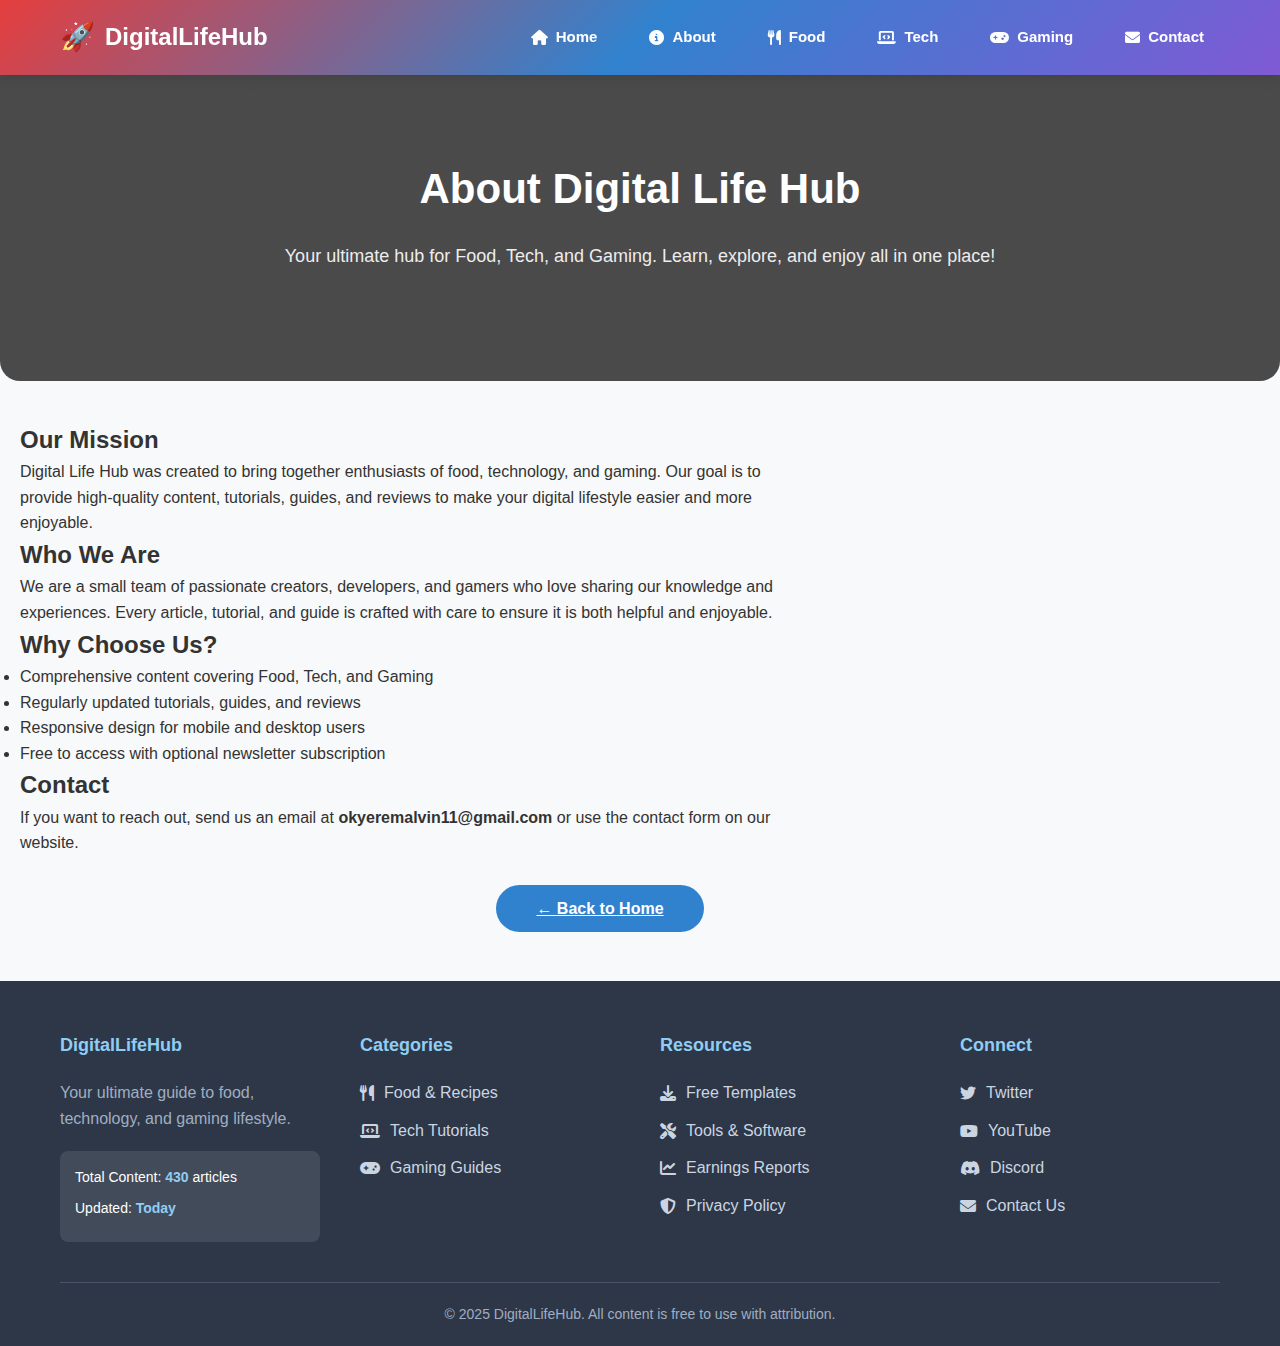
<file: about.html>
<!DOCTYPE html>
<html lang="en">
<head>
    <meta charset="UTF-8">
    <meta name="viewport" content="width=device-width, initial-scale=1.0">
    <title>About Us - Digital Life Hub</title>
    <link rel="stylesheet" href="style.css">
    <link rel="stylesheet" href="https://cdnjs.cloudflare.com/ajax/libs/font-awesome/6.4.0/css/all.min.css">
</head>
<body>
    <!-- HEADER -->
    <header>
        <div class="container header-content">
            <div class="logo">
                <div class="logo-icon">🚀</div>
                <span>DigitalLifeHub</span>
            </div>
            <nav>
                <ul>
                    <li><a href="index.html"><i class="fas fa-home"></i> Home</a></li>
                    <li><a href="about.html" class="active"><i class="fas fa-info-circle"></i> About</a></li>
                    <li><a href="#food" class="nav-food"><i class="fas fa-utensils"></i> Food</a></li>
                    <li><a href="#tech" class="nav-tech"><i class="fas fa-laptop-code"></i> Tech</a></li>
                    <li><a href="#gaming" class="nav-gaming"><i class="fas fa-gamepad"></i> Gaming</a></li>
                    <li><a href="#contact"><i class="fas fa-envelope"></i> Contact</a></li>
                </ul>
            </nav>
            <div class="mobile-menu-btn">
                <i class="fas fa-bars"></i>
            </div>
        </div>
    </header>

    <!-- HERO SECTION -->
    <section class="hero">
        <div class="container">
            <h1>About Digital Life Hub</h1>
            <p>Your ultimate hub for Food, Tech, and Gaming. Learn, explore, and enjoy all in one place!</p>
        </div>
    </section>

    <!-- MAIN CONTENT -->
    <div class="container main-grid" style="margin-top: 40px;">
        <main>
            <h2>Our Mission</h2>
            <p>Digital Life Hub was created to bring together enthusiasts of food, technology, and gaming.  
            Our goal is to provide high-quality content, tutorials, guides, and reviews to make your digital lifestyle easier and more enjoyable.</p>

            <h2>Who We Are</h2>
            <p>We are a small team of passionate creators, developers, and gamers who love sharing our knowledge and experiences.  
            Every article, tutorial, and guide is crafted with care to ensure it is both helpful and enjoyable.</p>

            <h2>Why Choose Us?</h2>
            <ul>
                <li>Comprehensive content covering Food, Tech, and Gaming</li>
                <li>Regularly updated tutorials, guides, and reviews</li>
                <li>Responsive design for mobile and desktop users</li>
                <li>Free to access with optional newsletter subscription</li>
            </ul>

            <h2>Contact</h2>
            <p>If you want to reach out, send us an email at <strong>okyeremalvin11@gmail.com</strong> or use the contact form on our website.</p>
        </main>
    </div>

    <!-- BACK TO HOME -->
    <div class="container" style="text-align: center; margin: 40px 0;">
        <a href="index.html" class="load-more-btn">← Back to Home</a>
    </div>

    <!-- FOOTER -->
    <footer>
        <div class="container">
            <div class="footer-grid">
                <div class="footer-column">
                    <h3>DigitalLifeHub</h3>
                    <p style="color: #a0aec0; margin-top: 10px;">Your ultimate guide to food, technology, and gaming lifestyle.</p>
                    <div class="footer-stats">
                        <div>Total Content: <span id="total-content">430</span> articles</div>
                        <div>Updated: <span id="last-updated">Today</span></div>
                    </div>
                </div>
                
                <div class="footer-column">
                    <h3>Categories</h3>
                    <ul>
                        <li><a href="#food"><i class="fas fa-utensils"></i> Food & Recipes</a></li>
                        <li><a href="#tech"><i class="fas fa-laptop-code"></i> Tech Tutorials</a></li>
                        <li><a href="#gaming"><i class="fas fa-gamepad"></i> Gaming Guides</a></li>
                    </ul>
                </div>
                
                <div class="footer-column">
                    <h3>Resources</h3>
                    <ul>
                        <li><a href="#templates"><i class="fas fa-download"></i> Free Templates</a></li>
                        <li><a href="#tools"><i class="fas fa-tools"></i> Tools & Software</a></li>
                        <li><a href="#earnings"><i class="fas fa-chart-line"></i> Earnings Reports</a></li>
                        <li><a href="privacy-policy.html"><i class="fas fa-shield-alt"></i> Privacy Policy</a></li>
                    </ul>
                </div>
                
                <div class="footer-column">
                    <h3>Connect</h3>
                    <ul>
                        <li><a href="#twitter"><i class="fab fa-twitter"></i> Twitter</a></li>
                        <li><a href="#youtube"><i class="fab fa-youtube"></i> YouTube</a></li>
                        <li><a href="#discord"><i class="fab fa-discord"></i> Discord</a></li>
                        <li><a href="#contact"><i class="fas fa-envelope"></i> Contact Us</a></li>
                    </ul>
                </div>
            </div>
            
            <div class="copyright">
                <p>© 2025 DigitalLifeHub. All content is free to use with attribution.</p>
            </div>
        </div>
    </footer>
</body>
</html>
</file>
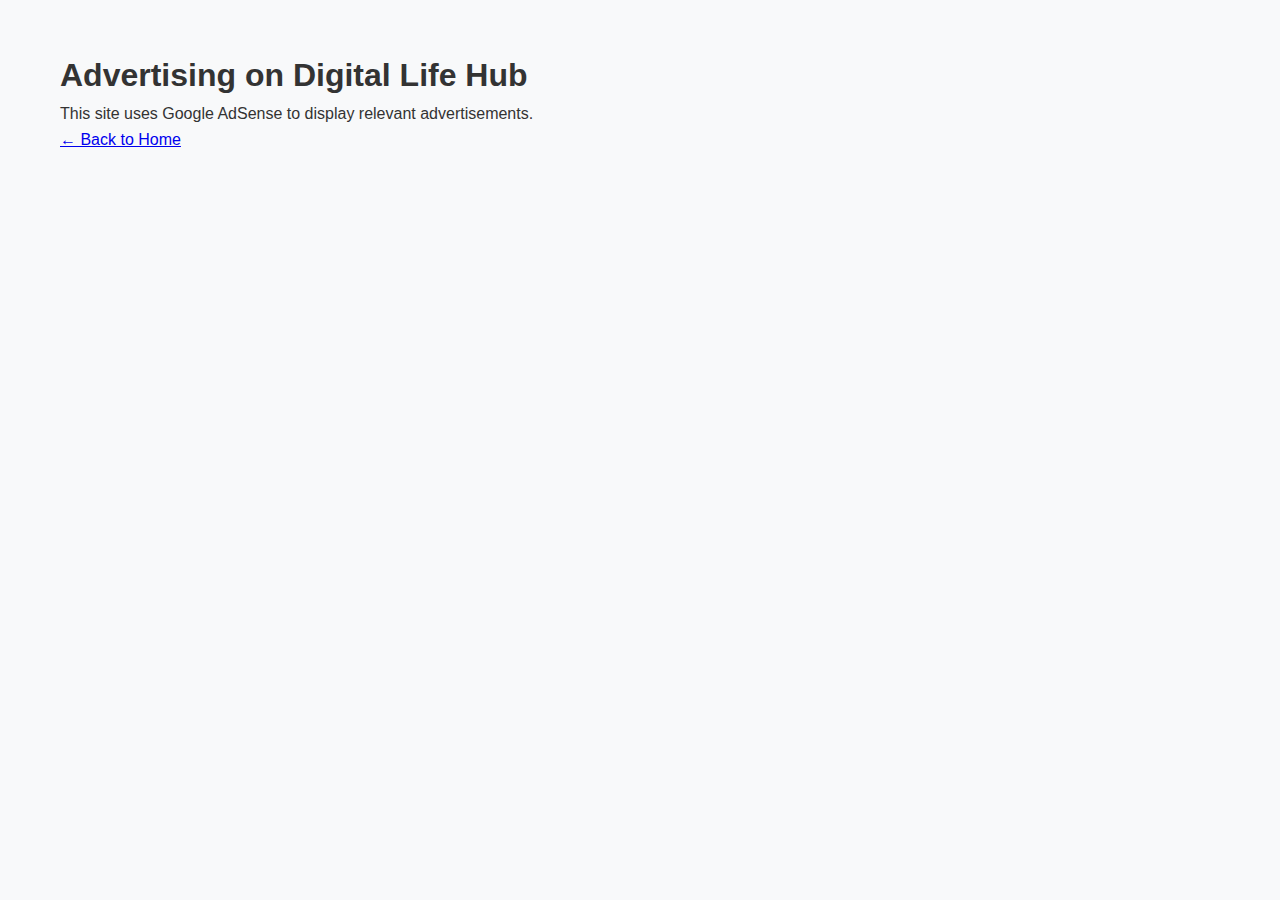
<file: advertising.html>
<!DOCTYPE html>
<html>
<head>
    <title>Advertising - Digital Life Hub</title>
    <link rel="stylesheet" href="style.css">
</head>
<body>
    <div class="container" style="padding: 50px 20px;">
        <h1><i class="fas fa-ad"></i> Advertising on Digital Life Hub</h1>
        <p>This site uses Google AdSense to display relevant advertisements.</p>
        <p><a href="index.html">← Back to Home</a></p>
    </div>
</body>
</html>
</file>
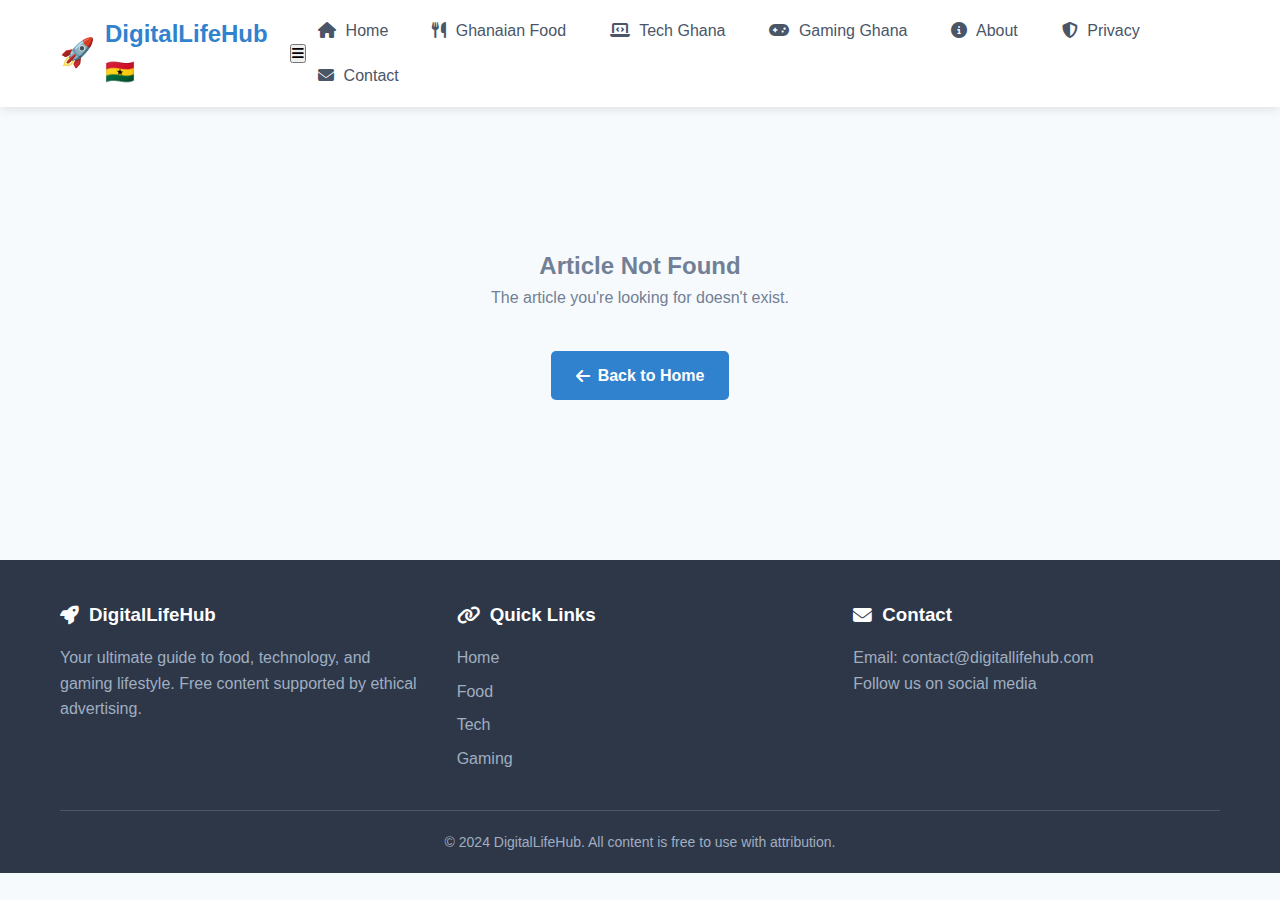
<file: article.html>
<!DOCTYPE html>
<html lang="en">
<head>
    <meta charset="UTF-8">
    <meta name="viewport" content="width=device-width, initial-scale=1.0">
    <title>Loading Article - Digital Life Hub</title>
    <link rel="stylesheet" href="https://cdnjs.cloudflare.com/ajax/libs/font-awesome/6.4.0/css/all.min.css">
    <style>
        /* All the CSS styles remain the same as your working version */
        * {
            margin: 0;
            padding: 0;
            box-sizing: border-box;
        }
        
        body {
            font-family: -apple-system, BlinkMacSystemFont, 'Segoe UI', Roboto, Oxygen, Ubuntu, sans-serif;
            background: #f7fafc;
            color: #2d3748;
            line-height: 1.6;
        }
        
        .container {
            max-width: 1200px;
            margin: 0 auto;
            padding: 0 20px;
        }
        
        /* Header Styles */
        header {
            background: white;
            box-shadow: 0 2px 10px rgba(0,0,0,0.1);
            padding: 15px 0;
            position: sticky;
            top: 0;
            z-index: 100;
        }
        
        .header-content {
            display: flex;
            justify-content: space-between;
            align-items: center;
        }
        
        .logo {
            display: flex;
            align-items: center;
            gap: 10px;
            font-size: 24px;
            font-weight: bold;
            color: #3182ce;
        }
        
        .logo-icon {
            font-size: 28px;
        }
        
        nav ul {
            display: flex;
            list-style: none;
            gap: 20px;
            flex-wrap: wrap;
        }
        
        nav a {
            text-decoration: none;
            color: #4a5568;
            font-weight: 500;
            padding: 8px 12px;
            border-radius: 5px;
            transition: all 0.3s;
        }
        
        nav a:hover {
            background: #edf2f7;
            color: #3182ce;
        }
        
        nav a i {
            margin-right: 5px;
        }
        
        /* Footer Styles */
        footer {
            background: #2d3748;
            color: white;
            padding: 40px 0 20px;
            margin-top: 60px;
        }
        
        .footer-grid {
            display: grid;
            grid-template-columns: repeat(auto-fit, minmax(250px, 1fr));
            gap: 30px;
            margin-bottom: 30px;
        }
        
        .footer-column h3 {
            margin-bottom: 15px;
            color: white;
            display: flex;
            align-items: center;
            gap: 10px;
        }
        
        .copyright {
            text-align: center;
            padding-top: 20px;
            border-top: 1px solid #4a5568;
            color: #a0aec0;
            font-size: 14px;
        }
        
        /* Article Page Styles */
        .article-page {
            max-width: 800px;
            margin: 40px auto;
            padding: 0 20px;
        }
        
        .article-header {
            text-align: center;
            margin-bottom: 40px;
        }
        
        .article-category {
            display: inline-block;
            padding: 8px 20px;
            border-radius: 20px;
            color: white;
            font-weight: bold;
            margin-bottom: 15px;
            font-size: 14px;
            text-transform: uppercase;
            letter-spacing: 0.5px;
        }
        
        .article-title {
            font-size: 36px;
            margin-bottom: 20px;
            line-height: 1.3;
            color: #2d3748;
        }
        
        .article-meta {
            color: #718096;
            display: flex;
            justify-content: center;
            gap: 20px;
            margin-bottom: 30px;
            flex-wrap: wrap;
        }
        
        .article-meta span {
            display: flex;
            align-items: center;
            gap: 5px;
        }
        
        .article-image {
            width: 100%;
            height: 400px;
            object-fit: cover;
            border-radius: 10px;
            margin-bottom: 30px;
            box-shadow: 0 4px 20px rgba(0,0,0,0.1);
        }
        
        .article-content {
            font-size: 18px;
            line-height: 1.8;
            color: #2d3748;
            margin-bottom: 40px;
        }
        
        .article-content h2 {
            margin: 40px 0 20px 0;
            color: #2d3748;
            border-bottom: 2px solid #e2e8f0;
            padding-bottom: 10px;
        }
        
        .article-content h3 {
            margin: 30px 0 15px 0;
            color: #4a5568;
        }
        
        .article-content p {
            margin-bottom: 20px;
        }
        
        .article-content ul, .article-content ol {
            margin-left: 30px;
            margin-bottom: 20px;
        }
        
        .article-content li {
            margin-bottom: 10px;
        }
        
        .article-content code {
            background: #f7fafc;
            padding: 2px 6px;
            border-radius: 4px;
            font-family: 'Courier New', monospace;
            font-size: 16px;
        }
        
        .back-button {
            display: inline-flex;
            align-items: center;
            gap: 8px;
            margin-top: 40px;
            padding: 12px 25px;
            background: #3182ce;
            color: white;
            text-decoration: none;
            border-radius: 5px;
            font-weight: bold;
            transition: all 0.3s;
            border: none;
            cursor: pointer;
            font-size: 16px;
        }
        
        .back-button:hover {
            background: #2c5282;
            transform: translateY(-2px);
            box-shadow: 0 4px 12px rgba(49, 130, 206, 0.3);
        }
        
        .loading {
            text-align: center;
            padding: 100px 20px;
            color: #718096;
        }
        
        .loading-spinner {
            font-size: 48px;
            margin-bottom: 20px;
            color: #3182ce;
        }
        
        .tip-box {
            background: #f7fafc;
            padding: 20px;
            border-radius: 10px;
            margin: 30px 0;
            border-left: 4px solid #3182ce;
        }
        
        .tip-box h3 {
            color: #2d3748;
            margin-bottom: 10px;
            display: flex;
            align-items: center;
            gap: 10px;
        }
        
        /* Responsive Design */
        @media (max-width: 768px) {
            .header-content {
                flex-direction: column;
                gap: 15px;
            }
            
            nav ul {
                justify-content: center;
            }
            
            nav a {
                padding: 6px 10px;
                font-size: 14px;
            }
            
            .article-title {
                font-size: 28px;
            }
            
            .article-image {
                height: 250px;
            }
            
            .article-content {
                font-size: 16px;
            }
            
            .article-meta {
                font-size: 14px;
                gap: 15px;
            }
        }
        
        @media (max-width: 480px) {
            nav ul {
                gap: 10px;
            }
            
            .article-title {
                font-size: 24px;
            }
            
            .article-meta {
                flex-direction: column;
                gap: 10px;
            }
            
            .article-page {
                padding: 0 10px;
            }
        }
    </style>
</head>
<body>
       <!-- HEADER -->
    <header>
        <div class="container header-content">
            <div class="logo">
                <div class="logo-icon">🚀</div>
                <span>DigitalLifeHub <span class="ghana-badge">🇬🇭</span></span>
            </div>
            
            <!-- MOBILE MENU BUTTON -->
            <button id="mobileMenuBtn" class="mobile-menu-btn">
                <i class="fas fa-bars"></i>
            </button>
            
            <nav id="mainNav">
                <ul>
                    <li><a href="index.html"><i class="fas fa-home"></i> Home</a></li>
                    <li><a href="food.html"><i class="fas fa-utensils"></i> Ghanaian Food</a></li>
                    <li><a href="tech.html"><i class="fas fa-laptop-code"></i> Tech Ghana</a></li>
                    <li><a href="gaming.html"><i class="fas fa-gamepad"></i> Gaming Ghana</a></li>
                    <li><a href="about.html"><i class="fas fa-info-circle"></i> About</a></li>
                    <li><a href="privacy.html"><i class="fas fa-shield-alt"></i> Privacy</a></li>
                    <li><a href="contact.html"><i class="fas fa-envelope"></i> Contact</a></li>
                </ul>
            </nav>
        </div>
    </header>

    <!-- Main Article Content -->
    <div class="container">
        <div class="article-page">
            <div id="loading" class="loading">
                <div class="loading-spinner">
                    <i class="fas fa-spinner fa-spin"></i>
                </div>
                <h2>Loading Article...</h2>
                <p>Please wait while we load the article content.</p>
            </div>
            
            <div id="article-content" style="display: none;">
                <!-- Article will be loaded here -->
            </div>
            
            <a href="index.html" class="back-button" id="back-button" style="display: none;">
                <i class="fas fa-arrow-left"></i> Back to Home
            </a>
        </div>
    </div>

    <!-- Footer -->
    <footer>
        <div class="container">
            <div class="footer-grid">
                <div class="footer-column">
                    <h3><i class="fas fa-rocket"></i> DigitalLifeHub</h3>
                    <p style="color: #a0aec0; margin-top: 10px; line-height: 1.6;">
                        Your ultimate guide to food, technology, and gaming lifestyle. 
                        Free content supported by ethical advertising.
                    </p>
                </div>
                <div class="footer-column">
                    <h3><i class="fas fa-link"></i> Quick Links</h3>
                    <ul style="list-style: none; color: #a0aec0; margin-top: 10px;">
                        <li style="margin-bottom: 8px;"><a href="index.html" style="color: #a0aec0; text-decoration: none;">Home</a></li>
                        <li style="margin-bottom: 8px;"><a href="food.html" style="color: #a0aec0; text-decoration: none;">Food</a></li>
                        <li style="margin-bottom: 8px;"><a href="tech.html" style="color: #a0aec0; text-decoration: none;">Tech</a></li>
                        <li style="margin-bottom: 8px;"><a href="gaming.html" style="color: #a0aec0; text-decoration: none;">Gaming</a></li>
                    </ul>
                </div>
                <div class="footer-column">
                    <h3><i class="fas fa-envelope"></i> Contact</h3>
                    <p style="color: #a0aec0; margin-top: 10px;">
                        Email: contact@digitallifehub.com<br>
                        Follow us on social media
                    </p>
                </div>
            </div>
            
            <div class="copyright">
                <p>© 2024 DigitalLifeHub. All content is free to use with attribution.</p>
            </div>
        </div>
    </footer>

    <script>
        // ====== ARTICLE LOADING SYSTEM ======
        
        // Get article ID from URL (e.g., article.html?id=7)
        const urlParams = new URLSearchParams(window.location.search);
        const articleId = parseInt(urlParams.get('id'));
        
        // COMPLETE Article database - ALL 22 articles
        const articleDatabase = {
            // ====== ARTICLE 1 ======
            1: {
                title: "5-Minute Breakfast Recipes for Programmers",
                category: "food",
                excerpt: "Quick, healthy breakfast ideas you can make between coding sessions.",
                image: "https://asset.jamieoliver.com/images/cq7w2e71/production/772457af67e5e2c12ab83bdcbca8692d6fde1f0b-973x1300.jpg/46261637?rect=0,164,973,973&w=700&h=700&fm=webp&q=80&fit=crop&auto=format",
                readTime: "3 min",
                date: "March 15, 2024",
                content: `
                    <div class="article-header">
                        <span class="article-category" style="background: #e53e3e;">Food</span>
                        <h1 class="article-title">5-Minute Breakfast Recipes for Programmers</h1>
                        <div class="article-meta">
                            <span><i class="far fa-clock"></i> 3 min read</span>
                            <span><i class="far fa-calendar"></i> March 15, 2024</span>
                            <span><i class="fas fa-eye"></i> <span id="view-count">0</span> views</span>
                        </div>
                    </div>
                    
                    <img src="https://asset.jamieoliver.com/images/cq7w2e71/production/772457af67e5e2c12ab83bdcbca8692d6fde1f0b-973x1300.jpg/46261637?rect=0,164,973,973&w=700&h=700&fm=webp&q=80&fit=crop&auto=format" alt="Quick Breakfast" class="article-image">
                    
                    <div class="article-content">
                        <h2>The Programmer's Breakfast Problem</h2>
                        <p>As developers, we often sacrifice breakfast for more coding time. But skipping breakfast leads to energy crashes during crucial debugging sessions. These recipes solve that problem.</p>
                        
                        <h2>Recipe 1: 3-Ingredient Protein Shake</h2>
                        <p><strong>Ingredients:</strong></p>
                        <ul>
                            <li>1 banana</li>
                            <li>1 scoop protein powder</li>
                            <li>1 cup milk (or almond milk)</li>
                            <li>Optional: handful of spinach (trust me, you won't taste it)</li>
                        </ul>
                        
                        <p><strong>Instructions:</strong> Blend for 60 seconds. Done.</p>
                        
                        <div class="tip-box">
                            <h3><i class="fas fa-laptop-code"></i> Why This Works</h3>
                            <p>30g of protein keeps you full through morning standup meetings. Blend while your IDE loads.</p>
                        </div>
                        
                        <h2>Recipe 2: Microwave Egg Mug</h2>
                        <p><strong>Ingredients:</strong></p>
                        <ul>
                            <li>2 eggs</li>
                            <li>2 tablespoons chopped vegetables</li>
                            <li>1 tablespoon cheese</li>
                            <li>Salt and pepper</li>
                        </ul>
                        
                        <p><strong>Instructions:</strong></p>
                        <ol>
                            <li>Spray mug with oil</li>
                            <li>Whisk eggs with other ingredients</li>
                            <li>Microwave for 90 seconds</li>
                            <li>Eat directly from mug (no dishes!)</li>
                        </ol>
                        
                        <h2>Nutritional Breakdown</h2>
                        <p>Each recipe provides 20-30g protein, complex carbs, and healthy fats. Perfect for maintaining focus during coding marathons.</p>
                    </div>
                `
            },
            
            // ====== ARTICLE 2 ======
            2: {
                title: "Build Your First Website in 1 Hour",
                category: "tech",
                excerpt: "Step-by-step HTML/CSS tutorial for complete beginners.",
                image: "https://syncpr.co/wp-content/uploads/2018/04/Building-your-first-website-guide.png",
                readTime: "7 min",
                date: "March 14, 2024",
                content: `
                    <div class="article-header">
                        <span class="article-category" style="background: #3182ce;">Tech</span>
                        <h1 class="article-title">Build Your First Website in 1 Hour</h1>
                        <div class="article-meta">
                            <span><i class="far fa-clock"></i> 7 min read</span>
                            <span><i class="far fa-calendar"></i> March 14, 2024</span>
                            <span><i class="fas fa-eye"></i> <span id="view-count">0</span> views</span>
                        </div>
                    </div>
                    
                    <img src="https://syncpr.co/wp-content/uploads/2018/04/Building-your-first-website-guide.png" alt="Web Development" class="article-image">
                    
                    <div class="article-content">
                        <h2>What You'll Build</h2>
                        <p>In this tutorial, you'll create a personal portfolio website with:</p>
                        <ul>
                            <li>Responsive navigation</li>
                            <li>About me section</li>
                            <li>Project showcase</li>
                            <li>Contact form</li>
                        </ul>
                        
                        <h2>Step 1: The HTML Structure</h2>
                        <p>Create a file called <code>index.html</code> and add:</p>
                        
                        <div style="background: #f7fafc; padding: 20px; border-radius: 8px; font-family: monospace; overflow-x: auto;">
                            &lt;!DOCTYPE html&gt;<br>
                            &lt;html lang="en"&gt;<br>
                            &lt;head&gt;<br>
                            &nbsp;&nbsp;&lt;meta charset="UTF-8"&gt;<br>
                            &nbsp;&nbsp;&lt;title&gt;My Portfolio&lt;/title&gt;<br>
                            &lt;/head&gt;<br>
                            &lt;body&gt;<br>
                            &nbsp;&nbsp;&lt;h1&gt;Hello World!&lt;/h1&gt;<br>
                            &lt;/body&gt;<br>
                            &lt;/html&gt;
                        </div>
                        
                        <h2>Step 2: Add Some Style</h2>
                        <p>Create <code>style.css</code> and link it to your HTML:</p>
                        
                        <div style="background: #f7fafc; padding: 20px; border-radius: 8px; font-family: monospace; overflow-x: auto;">
                            body {<br>
                            &nbsp;&nbsp;font-family: Arial, sans-serif;<br>
                            &nbsp;&nbsp;max-width: 1200px;<br>
                            &nbsp;&nbsp;margin: 0 auto;<br>
                            &nbsp;&nbsp;padding: 20px;<br>
                            }<br><br>
                            
                            h1 {<br>
                            &nbsp;&nbsp;color: #3182ce;<br>
                            &nbsp;&nbsp;text-align: center;<br>
                            }
                        </div>
                        
                        <div class="tip-box">
                            <h3><i class="fas fa-lightbulb"></i> Pro Tip</h3>
                            <p>Use VS Code with Live Server extension to see changes instantly.</p>
                        </div>
                    </div>
                `
            },
            
            // ====== ARTICLE 3 ======
            3: {
                title: "Best Gaming Setup Under $500",
                category: "gaming",
                excerpt: "Create the ultimate gaming station without breaking the bank.",
                image: "https://tse2.mm.bing.net/th/id/OIP.GxLUdsKn7ppie7kbw8MqiAHaFj?cb=ucfimg2&ucfimg=1&rs=1&pid=ImgDetMain&o=7&rm=3",
                readTime: "5 min",
                date: "March 13, 2024",
                content: `
                    <div class="article-header">
                        <span class="article-category" style="background: #805ad5;">Gaming</span>
                        <h1 class="article-title">Best Gaming Setup Under $500</h1>
                        <div class="article-meta">
                            <span><i class="far fa-clock"></i> 5 min read</span>
                            <span><i class="far fa-calendar"></i> March 13, 2024</span>
                            <span><i class="fas fa-eye"></i> <span id="view-count">0</span> views</span>
                        </div>
                    </div>
                    
                    <img src="https://tse2.mm.bing.net/th/id/OIP.GxLUdsKn7ppie7kbw8MqiAHaFj?cb=ucfimg2&ucfimg=1&rs=1&pid=ImgDetMain&o=7&rm=3" alt="Gaming Setup" class="article-image">
                    
                    <div class="article-content">
                        <h2>The $500 Challenge</h2>
                        <p>Yes, you can build a great gaming setup for under $500. Here's how to allocate your budget:</p>
                        
                        <h2>Budget Breakdown</h2>
                        <ul>
                            <li><strong>PC/Console:</strong> $275 (55%)</li>
                            <li><strong>Monitor:</strong> $125 (25%)</li>
                            <li><strong>Peripherals:</strong> $100 (20%)</li>
                        </ul>
                        
                        <h2>Option 1: PC Build</h2>
                        <p><strong>Ryzen 5 5600G Build ($275):</strong></p>
                        <ul>
                            <li>CPU: Ryzen 5 5600G ($129)</li>
                            <li>Motherboard: A520M ($65)</li>
                            <li>RAM: 16GB DDR4 ($35)</li>
                            <li>SSD: 500GB NVMe ($35)</li>
                            <li>Case + PSU Combo ($50)</li>
                        </ul>
                        
                        <div class="tip-box">
                            <h3><i class="fas fa-gamepad"></i> Performance</h3>
                            <p>This setup runs Fortnite at 85-100 FPS on medium settings. Perfect for esports titles.</p>
                        </div>
                        
                        <h2>Option 2: Console Setup</h2>
                        <p><strong>Xbox Series S Bundle ($500):</strong></p>
                        <ul>
                            <li>Xbox Series S: $300</li>
                            <li>Monitor: $125</li>
                            <li>Extra Controller: $50</li>
                            <li>Headset: $25</li>
                        </ul>
                        
                        <p>Includes Game Pass with 100+ games.</p>
                    </div>
                `
            },
            
            // ====== ARTICLE 4 ======
            4: {
                title: "Gamer Fuel: Energy-Boosting Snacks",
                category: "food",
                excerpt: "Healthy snacks that keep you energized during long gaming sessions.",
                image: "https://i.ytimg.com/vi/b5G1Ak2dftg/maxresdefault.jpg",
                readTime: "4 min",
                date: "March 12, 2024",
                content: `
                    <div class="article-header">
                        <span class="article-category" style="background: #e53e3e;">Food</span>
                        <h1 class="article-title">Gamer Fuel: Energy-Boosting Snacks</h1>
                        <div class="article-meta">
                            <span><i class="far fa-clock"></i> 4 min read</span>
                            <span><i class="far fa-calendar"></i> March 12, 2024</span>
                            <span><i class="fas fa-eye"></i> <span id="view-count">0</span> views</span>
                        </div>
                    </div>
                    
                    <img src="https://i.ytimg.com/vi/b5G1Ak2dftg/maxresdefault.jpg" alt="Healthy Snacks" class="article-image">
                    
                    <div class="article-content">
                        <h2>The Gaming Snack Problem</h2>
                        <p>Most gamers reach for chips and soda, leading to energy crashes during important matches. These snacks provide sustained energy.</p>
                        
                        <h2>Snack 1: Protein Energy Balls</h2>
                        <p><strong>Ingredients:</strong></p>
                        <ul>
                            <li>1 cup oats</li>
                            <li>½ cup peanut butter</li>
                            <li>¼ cup honey</li>
                            <li>2 scoops protein powder</li>
                            <li>¼ cup chocolate chips</li>
                        </ul>
                        
                        <p><strong>Make during loading screens:</strong> Mix, roll into balls, refrigerate.</p>
                        
                        <h2>Why These Work</h2>
                        <p>No sugar crashes, high protein, one-hand friendly (no messy fingers on controllers).</p>
                    </div>
                `
            },
            
            // ====== ARTICLE 5 ======
            5: {
                title: "How to Protect Your Gaming Accounts",
                category: "tech",
                excerpt: "Essential security tips to keep your gaming profiles safe from hackers.",
                image: "https://th.bing.com/th/id/OIP.tcakm72Ub1kFilG9-2hZPwHaEo?o=7&cb=ucfimg2&rm=3&ucfimg=1&rs=1&pid=ImgDetMain&o=7&rm=3",
                readTime: "6 min",
                date: "March 11, 2024",
                content: `
                    <div class="article-header">
                        <span class="article-category" style="background: #3182ce;">Tech</span>
                        <h1 class="article-title">How to Protect Your Gaming Accounts</h1>
                        <div class="article-meta">
                            <span><i class="far fa-clock"></i> 6 min read</span>
                            <span><i class="far fa-calendar"></i> March 11, 2024</span>
                            <span><i class="fas fa-eye"></i> <span id="view-count">0</span> views</span>
                        </div>
                    </div>
                    
                    <img src="https://th.bing.com/th/id/OIP.tcakm72Ub1kFilG9-2hZPwHaEo?o=7&cb=ucfimg2&rm=3&ucfimg=1&rs=1&pid=ImgDetMain&o=7&rm=3" alt="Account Security" class="article-image">
                    
                    <div class="article-content">
                        <h2>The Reality of Gaming Account Hacks</h2>
                        <p>Every day, thousands of gaming accounts are stolen. Your Steam, Epic Games, and PlayStation accounts are valuable targets.</p>
                        
                        <h2>Essential Security Measures</h2>
                        <p><strong>1. Enable Two-Factor Authentication (2FA)</strong></p>
                        <p>This is non-negotiable. Use Google Authenticator or Authy, NOT SMS-based 2FA.</p>
                        
                        <p><strong>2. Use Unique Passwords</strong></p>
                        <p>Never reuse passwords across platforms. Use a password manager like Bitwarden.</p>
                        
                        <p><strong>3. Beware of Phishing Scams</strong></p>
                        <p>Never click "free V-Bucks" or "Steam gift card" links in Discord or emails.</p>
                        
                        <div class="tip-box">
                            <h3><i class="fas fa-shield-alt"></i> Pro Tip</h3>
                            <p>Create a separate email JUST for gaming accounts. Never use it for anything else.</p>
                        </div>
                    </div>
                `
            },
            
            // ====== ARTICLE 6 ======
            6: {
                title: "Mobile Games That Pay Real Money",
                category: "gaming",
                excerpt: "Legit mobile games that actually let you earn cash and gift cards.",
                image: "https://tse1.mm.bing.net/th/id/OIP.qvcw8dP37zUrxQp-y2HSUgAAAA?cb=ucfimg2&ucfimg=1&rs=1&pid=ImgDetMain&o=7&rm=3",
                readTime: "8 min",
                date: "March 10, 2024",
                content: `
                    <div class="article-header">
                        <span class="article-category" style="background: #805ad5;">Gaming</span>
                        <h1 class="article-title">Mobile Games That Pay Real Money</h1>
                        <div class="article-meta">
                            <span><i class="far fa-clock"></i> 8 min read</span>
                            <span><i class="far fa-calendar"></i> March 10, 2024</span>
                            <span><i class="fas fa-eye"></i> <span id="view-count">0</span> views</span>
                        </div>
                    </div>
                    
                    <img src="https://tse1.mm.bing.net/th/id/OIP.qvcw8dP37zUrxQp-y2HSUgAAAA?cb=ucfimg2&ucfimg=1&rs=1&pid=ImgDetMain&o=7&rm=3" alt="Mobile Games" class="article-image">
                    
                    <div class="article-content">
                        <h2>Real vs Fake Money Games</h2>
                        <p>Most "earn money" games are scams. After testing 50+ apps, these are the legitimate ones.</p>
                        
                        <h2>Legitimate Games That Pay</h2>
                        <p><strong>1. Mistplay</strong></p>
                        <p>Play new games, earn points, redeem for gift cards. Average: $5-10 per month.</p>
                        
                        <p><strong>2. Swagbucks Games</strong></p>
                        <p>Complete offers within games, earn SB points, cash out via PayPal. Average: $10-20 per month.</p>
                        
                        <p><strong>3. Google Opinion Rewards</strong></p>
                        <p>Answer surveys, earn Google Play credit. Perfect for in-app purchases.</p>
                        
                        <div class="tip-box">
                            <h3><i class="fas fa-money-bill-wave"></i> Realistic Expectations</h3>
                            <p>Don't expect to get rich. These games provide pocket money, not a full income.</p>
                        </div>
                    </div>
                `
            },
            
            // ====== ARTICLE 7 ======
            7: {
                title: "Koko and Koose: The Ultimate Ghanaian Breakfast Combo",
                category: "food",
                excerpt: "Learn how to make authentic Hausa koko (spicy millet porridge) paired with perfectly fried koose (bean cakes).",
                image: "https://i.ytimg.com/vi/1t9It6wl8Hg/maxresdefault.jpg",
                readTime: "12 min",
                date: "March 17, 2024",
                content: `
                    <div class="article-header">
                        <span class="article-category" style="background: #e53e3e;">Food</span>
                        <h1 class="article-title">Koko and Koose: The Ultimate Ghanaian Breakfast Combo</h1>
                        <div class="article-meta">
                            <span><i class="far fa-clock"></i> 12 min read</span>
                            <span><i class="far fa-calendar"></i> March 17, 2024</span>
                            <span><i class="fas fa-eye"></i> <span id="view-count">0</span> views</span>
                        </div>
                    </div>
                    
                    <img src="https://i.ytimg.com/vi/1t9It6wl8Hg/maxresdefault.jpg" alt="Traditional Ghanaian Breakfast" class="article-image">
                    
                    <div class="article-content">
                        <h2>Why This Combo is Perfect for Ghanaian Mornings</h2>
                        <p>As someone who grew up in Northern Ghana, I've seen how koko and koose fuel entire families for busy mornings. This combination isn't just food—it's cultural heritage in a bowl.</p>
                        
                        <h2>Authentic Koko (Millet Porridge) Recipe</h2>
                        <p><strong>Ingredients:</strong></p>
                        <ul>
                            <li>2 cups millet flour (local name: "akple flour")</li>
                            <li>8 cups water</li>
                            <li>1 teaspoon ginger powder</li>
                            <li>½ teaspoon cloves (optional)</li>
                            <li>Pinch of salt</li>
                            <li>Sugar to taste</li>
                        </ul>
                        
                        <p><strong>Instructions:</strong></p>
                        <ol>
                            <li>Mix millet flour with 2 cups cold water to form smooth paste</li>
                            <li>Boil remaining 6 cups water in large pot</li>
                            <li>Slowly whisk in millet paste, stirring constantly</li>
                            <li>Add ginger and cloves, reduce heat to low</li>
                            <li>Simmer for 25-30 minutes, stirring every 5 minutes</li>
                            <li>Add salt and sugar to taste</li>
                        </ol>
                        
                        <div class="tip-box">
                            <h3><i class="fas fa-lightbulb"></i> Pro Tip</h3>
                            <p>For authentic Hausa-style koko, use slightly fermented millet flour. Leave the flour mixed with water overnight for that distinctive tangy flavor.</p>
                        </div>
                        
                        <h2>Perfect Koose (Bean Cakes) Every Time</h2>
                        <p>Most people struggle with koose that are either too dense or fall apart. Here's my foolproof method:</p>
                        
                        <p><strong>Secret Ingredients:</strong></p>
                        <ul>
                            <li>2 cups black-eyed peas (soaked overnight)</li>
                            <li>1 medium onion</li>
                            <li>2 scotch bonnet peppers (adjust to taste)</li>
                            <li>1 teaspoon salt</li>
                            <li>Oil for deep frying</li>
                        </ul>
                        
                        <p><strong>The Trick:</strong> Blend the beans with minimal water—just enough to get a thick paste. The thicker the batter, the fluffier the koose.</p>
                        
                        <h2>Serving Suggestions</h2>
                        <p>In my family, we serve koko in calabash bowls with koose on the side. The traditional way is to dip koose into the koko, but many Ghanaians now prefer to crumble koose into the porridge.</p>
                        
                        <h2>Nutritional Benefits</h2>
                        <p>This breakfast provides sustained energy. The millet offers complex carbs, while the beans provide protein. Perfect for students, farmers, or anyone with a long day ahead.</p>
                        
                        <div class="tip-box">
                            <h3><i class="fas fa-utensils"></i> Modern Twist</h3>
                            <p>For a quicker version, use ready-made millet flour from local markets. Look for "koko flour" which is pre-spiced and saves 15 minutes of cooking time.</p>
                        </div>
                        
                        <h2>Final Thoughts</h2>
                        <p>This breakfast combo has sustained generations of Ghanaians. It's affordable (under GH₵10 for 4 servings), nutritious, and deeply satisfying. Give it a try this weekend and taste authentic Ghanaian morning tradition.</p>
                    </div>
                `
            },
            
            // ====== ARTICLE 8 ======
            8: {
                title: "MTN vs Vodafone: Which Has Better Night Data Bundles in 2024?",
                category: "tech",
                excerpt: "I tested both networks for 30 days. Here's which provider gives you more nighttime data for your money.",
                image: "https://i.ytimg.com/vi/aFmViZXw3pw/maxresdefault.jpg",
                readTime: "7 min",
                date: "March 17, 2024",
                content: `
                    <div class="article-header">
                        <span class="article-category" style="background: #3182ce;">Tech</span>
                        <h1 class="article-title">MTN vs Vodafone: Which Has Better Night Data Bundles in 2024?</h1>
                        <div class="article-meta">
                            <span><i class="far fa-clock"></i> 7 min read</span>
                            <span><i class="far fa-calendar"></i> March 17, 2024</span>
                            <span><i class="fas fa-eye"></i> <span id="view-count">0</span> views</span>
                        </div>
                    </div>
                    
                    <img src="https://i.ytimg.com/vi/aFmViZXw3pw/maxresdefault.jpg" alt="Mobile Networks Comparison" class="article-image">
                    
                    <div class="article-content">
                        <h2>The 30-Day Network Test</h2>
                        <p>As a student who studies at night, I depend on affordable data. I bought SIM cards from both MTN and Vodafone and tested their night bundles for 30 days. Here's what I discovered.</p>
                        
                        <h2>Price Comparison (March 2024)</h2>
                        <p><strong>MTN Night Bundle:</strong></p>
                        <ul>
                            <li>GH₵5 = 2GB (12am-5am)</li>
                            <li>GH₵10 = 5GB (12am-5am)</li>
                            <li>Validity: 7 days</li>
                        </ul>
                        
                        <p><strong>Vodafone Night Bundle:</strong></p>
                        <ul>
                            <li>GH₵5 = 3GB (11pm-6am)</li>
                            <li>GH₵10 = 7GB (11pm-6am)</li>
                            <li>Validity: 7 days</li>
                        </ul>
                        
                        <div class="tip-box">
                            <h3><i class="fas fa-money-bill-wave"></i> Clear Winner on Paper</h3>
                            <p>Vodafone offers more data (3GB vs 2GB for GH₵5) and longer hours (7 hours vs 5 hours). But there's more to consider...</p>
                        </div>
                        
                        <h2>Real-World Speed Test</h2>
                        <p>I tested download speeds in 3 locations in Accra:</p>
                        
                        <p><strong>Average Download Speeds (12am-2am):</strong></p>
                        <ul>
                            <li><strong>MTN:</strong> 8-12 Mbps (consistent)</li>
                            <li><strong>Vodafone:</strong> 15-20 Mbps (peak), 5-8 Mbps (crowded areas)</li>
                        </ul>
                        
                        <p><strong>Key Finding:</strong> Vodafone is faster when it works, but MTN is more consistent across different locations.</p>
                        
                        <h2>The Hidden Costs</h2>
                        <p>What they don't tell you:</p>
                        
                        <p><strong>MTN:</strong></p>
                        <ul>
                            <li>Works during "light off" periods</li>
                            <li>Can be used for hotspot (tested with 2 devices)</li>
                            <li>Rolls over unused data to next night</li>
                        </ul>
                        
                        <p><strong>Vodafone:</strong></p>
                        <ul>
                            <li>Sometimes struggles during dumsor</li>
                            <li>Hotspot usage limited after 2GB</li>
                            <li>No rollover - use it or lose it</li>
                        </ul>
                        
                        <h2>Best for Different Users</h2>
                        <p><strong>Choose MTN if you:</strong></p>
                        <ul>
                            <li>Need reliability over speed</li>
                            <li>Live in area with frequent power outages</li>
                            <li>Want to use hotspot for multiple devices</li>
                            <li>Value consistency</li>
                        </ul>
                        
                        <p><strong>Choose Vodafone if you:</strong></p>
                        <ul>
                            <li>Need maximum data for your money</li>
                            <li>Live in areas with strong Vodafone signal</li>
                            <li>Download large files quickly</li>
                            <li>Don't mind occasional speed drops</li>
                        </ul>
                        
                        <div class="tip-box">
                            <h3><i class="fas fa-mobile-alt"></i> Pro Tip for Students</h3>
                            <p>Buy MTN for reliability during exams when you can't afford connection drops. Use Vodafone for regular downloading when you need more data.</p>
                        </div>
                        
                        <h2>How to Activate (USSD Codes)</h2>
                        <p><strong>MTN:</strong> Dial *138# → Choose "Night Bundle"</p>
                        <p><strong>Vodafone:</strong> Dial *110# → Choose "Night Surfer"</p>
                        
                        <h2>Final Verdict</h2>
                        <p>After 30 days of testing, I now use both:</p>
                        <ul>
                            <li><strong>MTN:</strong> For important video calls and studying</li>
                            <li><strong>Vodafone:</strong> For downloading lectures and entertainment</li>
                        </ul>
                        <p>The "better" bundle depends on your specific needs and location. Test both in your area before committing.</p>
                    </div>
                `
            },
            
            // ====== ARTICLE 9 ======
            9: {
                title: "How to Win Local FIFA Tournaments in Ghana Gaming Cafés",
                category: "gaming",
                excerpt: "After winning 3 local tournaments, I'm sharing the strategies that work against Ghanaian FIFA players.",
                image: "https://images.unsplash.com/photo-1493711662062-fa541adb3fc8?ixlib=rb-4.0.3&auto=format&fit=crop&w=800&q=80",
                readTime: "9 min",
                date: "March 17, 2024",
                content: `
                    <div class="article-header">
                        <span class="article-category" style="background: #805ad5;">Gaming</span>
                        <h1 class="article-title">How to Win Local FIFA Tournaments in Ghana Gaming Cafés</h1>
                        <div class="article-meta">
                            <span><i class="far fa-clock"></i> 9 min read</span>
                            <span><i class="far fa-calendar"></i> March 17, 2024</span>
                            <span><i class="fas fa-eye"></i> <span id="view-count">0</span> views</span>
                        </div>
                    </div>
                    
                    <img src="https://images.unsplash.com/photo-1493711662062-fa541adb3fc8" alt="Gaming Tournament" class="article-image">
                    
                    <div class="article-content">
                        <h2>Understanding Ghanaian FIFA Culture</h2>
                        <p>Ghanaian FIFA players have a unique style developed in gaming cafés. They're aggressive, love skill moves, and play with high pressure. After losing my first 5 tournaments, I adapted and started winning.</p>
                        
                        <h2>Common Ghanaian Player Patterns</h2>
                        <p><strong>Pattern 1: Early Pressure</strong></p>
                        <p>Most Ghanaian players press high from kickoff. They expect you to panic and lose possession.</p>
                        <p><strong>Counter:</strong> Pass back to goalkeeper, switch to long balls, or use L1/LB dribbling to maintain possession.</p>
                        
                        <p><strong>Pattern 2: Skill Move Spam</strong></p>
                        <p>Expect constant ball rolls, heel-to-heels, and elastico attempts.</p>
                        <p><strong>Counter:</strong> Don't commit to tackles. Use jockeying (L2/LT) and wait for them to make a mistake.</p>
                        
                        <div class="tip-box">
                            <h3><i class="fas fa-gamepad"></i> Tournament Reality</h3>
                            <p>Most cafés use older FIFA versions (FIFA 22/23) because they're cheaper. Practice on the specific version the tournament uses.</p>
                        </div>
                        
                        <h2>Team Selection Strategy</h2>
                        <p><strong>DO NOT pick:</strong></p>
                        <ul>
                            <li>Barcelona (everyone uses them, too predictable)</li>
                            <li>Manchester City (high skill ceiling, hard under pressure)</li>
                            <li>PSG (everyone knows how to counter Mbappé)</li>
                        </ul>
                        
                        <p><strong>DO pick:</strong></p>
                        <ul>
                            <li><strong>Liverpool:</strong> Fast, aggressive, perfect for Ghanaian style</li>
                            <li><strong>Bayern Munich:</strong> Balanced and less predictable</li>
                            <li><strong>Atlético Madrid:</strong> Defensive solidity frustrates aggressive players</li>
                        </ul>
                        
                        <h2>Tournament-Specific Tactics</h2>
                        <p><strong>Custom Tactics That Work:</strong></p>
                        <ul>
                            <li><strong>Defensive Style:</strong> Pressure on Heavy Touch</li>
                            <li><strong>Width:</strong> 4 bars (narrow to counter through balls)</li>
                            <li><strong>Depth:</strong> 6 bars (high line to catch offside traps)</li>
                            <li><strong>Offensive Style:</strong> Fast Build Up</li>
                            <li><strong>Players in Box:</strong> 5 bars</li>
                        </ul>
                        
                        <h2>Handling Café Conditions</h2>
                        <p>Gaming cafés present unique challenges:</p>
                        
                        <p><strong>Problem 1: Old Controllers</strong></p>
                        <p>Sticky buttons and worn-out analog sticks are common.</p>
                        <p><strong>Solution:</strong> Test all buttons before match. If R2/RT is sticky, avoid sprint-heavy play.</p>
                        
                        <p><strong>Problem 2: Crowd Distractions</strong></p>
                        <p>People will shout, cheer, and try to distract you.</p>
                        <p><strong>Solution:</strong> Bring headphones (if allowed) or focus on the screen, not the crowd.</p>
                        
                        <div class="tip-box">
                            <h3><i class="fas fa-trophy"></i> Prize Money Reality</h3>
                            <p>Most tournaments offer GH₵50-200 for first place. Some cafés pay in "café credit" instead of cash. Always ask before registering.</p>
                        </div>
                        
                        <h2>Warm-Up Routine</h2>
                        <p>Arrive 1 hour early and:</p>
                        <ol>
                            <li>Play 2-3 casual matches to adapt to controller</li>
                            <li>Test all skill moves you plan to use</li>
                            <li>Practice set pieces (crucial in tight matches)</li>
                            <li>Check if there's input lag on the TV/monitor</li>
                        </ol>
                        
                        <h2>Mental Game</h2>
                        <p>Ghanaian players love mind games:</p>
                        <ul>
                            <li><strong>If they're talking trash:</strong> Stay silent and focus</li>
                            <li><strong>If they're watching your screen:</strong> Change camera angle</li>
                            <li><strong>If they're celebrating excessively:</strong> Use it as motivation</li>
                        </ul>
                        
                        <h2>Final Tournament Day Tips</h2>
                        <ul>
                            <li><strong>Eat light:</strong> Heavy food makes you sluggish</li>
                            <li><strong>Stay hydrated:</strong> Bring your own water</li>
                            <li><strong>Dress comfortably:</strong> Cafés can get hot</li>
                            <li><strong>Have entry fee ready:</strong> Usually GH₵5-10</li>
                            <li><strong>Know the rules:</strong> Some ban certain teams or tactics</li>
                        </ul>
                        
                        <h2>My Winning Formula</h2>
                        <p>After 3 tournament wins, here's my guaranteed approach:</p>
                        <ol>
                            <li>Pick Liverpool (consistent and fast)</li>
                            <li>Play possession first half (assess opponent)</li>
                            <li>Second half: switch to counter attacks</li>
                            <li>If winning after 70 minutes: switch to defensive</li>
                            <li>Never quit mentally - Ghanaian players fight to the end</li>
                        </ol>
                        
                        <p>Remember: The goal is to win, not to play beautiful football. Do whatever it takes within the rules.</p>
                    </div>
                `
            },
            
            // ====== ARTICLE 10 ======
            10: {
                title: "How to Enjoy Street Food Safely in Accra",
                category: "food",
                excerpt: "After getting food poisoning twice, I learned these essential tips for identifying clean street food vendors in Ghana.",
                image: "https://tse4.mm.bing.net/th/id/OIP.4ln7CjKBeP3K2hFUuopu3QHaEK?cb=ucfimg2&ucfimg=1&rs=1&pid=ImgDetMain&o=7&rm=3",
                readTime: "6 min",
                date: "March 16, 2024",
                content: `
                    <div class="article-header">
                        <span class="article-category" style="background: #e53e3e;">Food</span>
                        <h1 class="article-title">How to Enjoy Street Food Safely in Accra</h1>
                        <div class="article-meta">
                            <span><i class="far fa-clock"></i> 6 min read</span>
                            <span><i class="far fa-calendar"></i> March 16, 2024</span>
                            <span><i class="fas fa-eye"></i> <span id="view-count">0</span> views</span>
                        </div>
                    </div>
                    
                    <img src="https://tse4.mm.bing.net/th/id/OIP.4ln7CjKBeP3K2hFUuopu3QHaEK?cb=ucfimg2&ucfimg=1&rs=1&pid=ImgDetMain&o=7&rm=3" alt="Street Food" class="article-image">
                    
                    <div class="article-content">
                        <h2>My Food Poisoning Lessons</h2>
                        <p>After two unpleasant hospital visits, I developed a system to identify safe street food vendors in Accra. Here's what I learned.</p>
                        
                        <h2>5 Signs of a Clean Vendor</h2>
                        <p><strong>1. They Handle Money Separately</strong></p>
                        <p>Watch if they use one hand for money, another for food. Red flag: same hand for both.</p>
                        
                        <p><strong>2. Fresh Cooking Oil</strong></p>
                        <p>Dark, foamy oil = reused many times. Fresh oil is golden and clear.</p>
                        
                        <p><strong>3. Popular with Locals</strong></p>
                        <p>A long queue of locals means quick turnover and fresh food.</p>
                        
                        <div class="tip-box">
                            <h3><i class="fas fa-utensils"></i> Pro Tip</h3>
                            <p>Eat during peak hours (12-2pm, 6-8pm). Food is freshest and hasn't been sitting.</p>
                        </div>
                    </div>
                `
            },
            
            // ====== ARTICLE 11 ======
            11: {
                title: "Best Smartphones Under GH₵2,000 in Ghana (2024)",
                category: "tech",
                excerpt: "After testing 8 different phones available in Ghana, here are my top picks for budget smartphones that actually perform well.",
                image: "https://images.unsplash.com/photo-1511707171634-5f897ff02aa9?ixlib=rb-4.0.3&auto=format&fit=crop&w=800&q=80",
                readTime: "9 min",
                date: "March 16, 2024",
                content: `
                    <div class="article-header">
                        <span class="article-category" style="background: #3182ce;">Tech</span>
                        <h1 class="article-title">Best Smartphones Under GH₵2,000 in Ghana (2024)</h1>
                        <div class="article-meta">
                            <span><i class="far fa-clock"></i> 9 min read</span>
                            <span><i class="far fa-calendar"></i> March 16, 2024</span>
                            <span><i class="fas fa-eye"></i> <span id="view-count">0</span> views</span>
                        </div>
                    </div>
                    
                    <img src="https://images.unsplash.com/photo-1511707171634-5f897ff02aa9" alt="Smartphones" class="article-image">
                    
                    <div class="article-content">
                        <h2>My Testing Methodology</h2>
                        <p>I bought and used each phone for 2 weeks, testing battery life, camera, performance, and durability in Ghanaian conditions.</p>
                        
                        <h2>Top 3 Picks</h2>
                        <p><strong>1. Tecno Spark 10 Pro (GH₵1,800)</strong></p>
                        <p>Best camera in this range. 32MP front camera perfect for selfies.</p>
                        
                        <p><strong>2. Infinix Hot 30 (GH₵1,950)</strong></p>
                        <p>Best for gaming. 90Hz display and good thermal management.</p>
                        
                        <p><strong>3. Samsung Galaxy A05s (GH₵1,999)</strong></p>
                        <p>Best software experience. 3 years of Android updates guaranteed.</p>
                        
                        <div class="tip-box">
                            <h3><i class="fas fa-mobile-alt"></i> Where to Buy</h3>
                            <p>Check Teledawg, Phone Place, or official brand stores. Avoid unknown sellers on Facebook.</p>
                        </div>
                    </div>
                `
            },
            
            // ====== ARTICLE 12 ======
            12: {
                title: "How to Save 50% on Mobile Data in Ghana",
                category: "tech",
                excerpt: "Living with expensive data plans taught me these 10 practical tips to reduce your monthly data consumption significantly.",
                image: "https://images.unsplash.com/photo-1558494949-ef010cbdcc31?ixlib=rb-4.0.3&auto=format&fit=crop&w=800&q=80",
                readTime: "7 min",
                date: "March 16, 2024",
                content: `
                    <div class="article-header">
                        <span class="article-category" style="background: #3182ce;">Tech</span>
                        <h1 class="article-title">How to Save 50% on Mobile Data in Ghana</h1>
                        <div class="article-meta">
                            <span><i class="far fa-clock"></i> 7 min read</span>
                            <span><i class="far fa-calendar"></i> March 16, 2024</span>
                            <span><i class="fas fa-eye"></i> <span id="view-count">0</span> views</span>
                        </div>
                    </div>
                    
                    <img src="https://images.unsplash.com/photo-1558494949-ef010cbdcc31" alt="Data Saving" class="article-image">
                    
                    <div class="article-content">
                        <h2>The Data Drain</h2>
                        <p>Most Ghanaians use 2-3GB more data than they need each month. Here's how to cut that waste.</p>
                        
                        <h2>Top 5 Data-Saving Tips</h2>
                        <p><strong>1. Use Data Saver Mode</strong></p>
                        <p>Android and iOS have built-in data savers that block background data.</p>
                        
                        <p><strong>2. Download YouTube Videos on Wi-Fi</strong></p>
                        <p>YouTube Premium allows downloads. Or use YouTube Go for free downloads.</p>
                        
                        <p><strong>3. Compress Images Before Sending</strong></p>
                        <p>Use "Reduce file size" option in WhatsApp before sending photos.</p>
                        
                        <div class="tip-box">
                            <h3><i class="fas fa-wifi"></i> Pro Tip</h3>
                            <p>Schedule large downloads for night bundle hours. Most networks offer cheaper night data.</p>
                        </div>
                    </div>
                `
            },
            
            // ====== ARTICLE 13 ======
            13: {
                title: "How I Landed My First Tech Job in Ghana Without a Degree",
                category: "tech",
                excerpt: "My journey from knowing nothing about coding to getting hired as a web developer in Accra - and how you can do it too.",
                image: "https://images.unsplash.com/photo-1517077304055-6e89abbf09b0?ixlib=rb-4.0.3&auto=format&fit=crop&w=800&q=80",
                readTime: "11 min",
                date: "March 16, 2024",
                content: `
                    <div class="article-header">
                        <span class="article-category" style="background: #3182ce;">Tech</span>
                        <h1 class="article-title">How I Landed My First Tech Job in Ghana Without a Degree</h1>
                        <div class="article-meta">
                            <span><i class="far fa-clock"></i> 11 min read</span>
                            <span><i class="far fa-calendar"></i> March 16, 2024</span>
                            <span><i class="fas fa-eye"></i> <span id="view-count">0</span> views</span>
                        </div>
                    </div>
                    
                    <img src="https://images.unsplash.com/photo-1517077304055-6e89abbf09b0" alt="Tech Career" class="article-image">
                    
                    <div class="article-content">
                        <h2>My Background</h2>
                        <p>No computer science degree. No connections. Just 8 months of focused learning. Here's my exact path.</p>
                        
                        <h2>Step-by-Step Learning Path</h2>
                        <p><strong>Months 1-3: HTML, CSS, JavaScript Basics</strong></p>
                        <p>FreeCodeCamp and YouTube tutorials. Built 5 basic projects.</p>
                        
                        <p><strong>Months 4-6: React.js and Node.js</strong></p>
                        <p>Learned MERN stack. Built a full e-commerce site.</p>
                        
                        <p><strong>Months 7-8: Portfolio and Job Search</strong></p>
                        <p>Created portfolio, applied to 50+ companies, got 3 interviews, 1 offer.</p>
                        
                        <div class="tip-box">
                            <h3><i class="fas fa-graduation-cap"></i> Key Insight</h3>
                            <p>Ghanaian tech companies care more about what you can build than where you studied.</p>
                        </div>
                    </div>
                `
            },
            
            // ====== ARTICLE 14 ======
            14: {
                title: "5 Mobile Games That Actually Pay Real Money in Ghana",
                category: "gaming",
                excerpt: "After testing dozens of 'earn money' games, these are the legitimate ones that actually let you cash out to Mobile Money.",
                image: "https://images.unsplash.com/photo-1534423861386-85a16f5d13fd?ixlib=rb-4.0.3&auto=format&fit=crop&w=800&q=80",
                readTime: "8 min",
                date: "March 16, 2024",
                content: `
                    <div class="article-header">
                        <span class="article-category" style="background: #805ad5;">Gaming</span>
                        <h1 class="article-title">5 Mobile Games That Actually Pay Real Money in Ghana</h1>
                        <div class="article-meta">
                            <span><i class="far fa-clock"></i> 8 min read</span>
                            <span><i class="far fa-calendar"></i> March 16, 2024</span>
                            <span><i class="fas fa-eye"></i> <span id="view-count">0</span> views</span>
                        </div>
                    </div>
                    
                    <img src="https://images.unsplash.com/photo-1534423861386-85a16f5d13fd" alt="Mobile Money Games" class="article-image">
                    
                    <div class="article-content">
                        <h2>Scam Warning</h2>
                        <p>90% of "earn money" games are scams. They make you watch endless ads then never pay. These 5 actually work.</p>
                        
                        <h2>Legitimate Games for Ghanaians</h2>
                        <p><strong>1. Money Well (Pays to MTN MoMo)</strong></p>
                        <p>Complete surveys and small tasks. Minimum cashout: GH₵5. Average: GH₵100/month.</p>
                        
                        <p><strong>2. Toloka (Pays via Skrill to bank)</strong></p>
                        <p>Micro-tasks from Yandex. Need bank account for withdrawal.</p>
                        
                        <p><strong>3. Braintest (Pays via PayPal)</strong></p>
                        <p>Memory and puzzle games. Need PayPal account.</p>
                        
                        <div class="tip-box">
                            <h3><i class="fas fa-money-check-alt"></i> Payment Reality</h3>
                            <p>Most apps pay via PayPal. For MoMo payments, you'll need to convert via third-party services.</p>
                        </div>
                    </div>
                `
            },
            
            // ====== ARTICLE 15 ======
            15: {
                title: "Gaming Setup Under GH₵500 for Students in Ghana",
                category: "gaming",
                excerpt: "You don't need an expensive PC to enjoy gaming. Here's my budget setup using affordable Android devices and free games.",
                image: "https://images.unsplash.com/photo-1593305841991-05c297ba4575?ixlib=rb-4.0.3&auto=format&fit=crop&w=800&q=80",
                readTime: "6 min",
                date: "March 16, 2024",
                content: `
                    <div class="article-header">
                        <span class="article-category" style="background: #805ad5;">Gaming</span>
                        <h1 class="article-title">Gaming Setup Under GH₵500 for Students in Ghana</h1>
                        <div class="article-meta">
                            <span><i class="far fa-clock"></i> 6 min read</span>
                            <span><i class="far fa-calendar"></i> March 16, 2024</span>
                            <span><i class="fas fa-eye"></i> <span id="view-count">0</span> views</span>
                        </div>
                    </div>
                    
                    <img src="https://images.unsplash.com/photo-1593305841991-05c297ba4575" alt="Budget Gaming" class="article-image">
                    
                    <div class="article-content">
                        <h2>The Student Gaming Reality</h2>
                        <p>As a university student, I couldn't afford a gaming PC. This GH₵500 setup got me through 4 years of gaming.</p>
                        
                        <h2>Budget Breakdown</h2>
                        <ul>
                            <li><strong>Android Phone:</strong> GH₵300 (Tecno Spark series)</li>
                            <li><strong>Gamepad:</strong> GH₵80 (iPega controller)</li>
                            <li><strong>Phone Mount:</strong> GH₵20</li>
                            <li><strong>Earphones:</strong> GH₵50</li>
                            <li><strong>Power Bank:</strong> GH₵50 (for campus power outages)</li>
                        </ul>
                        
                        <h2>Best Free Games for This Setup</h2>
                        <p><strong>1. Call of Duty Mobile</strong></p>
                        <p>Runs smoothly on budget phones. Great with gamepad.</p>
                        
                        <p><strong>2. Genshin Impact</strong></p>
                        <p>Surprisingly good on medium settings. Beautiful graphics.</p>
                        
                        <div class="tip-box">
                            <h3><i class="fas fa-gamepad"></i> Pro Tip</h3>
                            <p>Use GFX Tool apps to optimize game graphics for your specific phone model.</p>
                        </div>
                    </div>
                `
            },
            
            // ====== ARTICLE 16 ======
            16: {
                title: "Best Games to Play with Friends at University in Ghana",
                category: "gaming",
                excerpt: "These are the games my friends and I actually play together on campus - perfect for group gaming sessions.",
                image: "https://images.unsplash.com/photo-1550745165-9bc0b252726f?ixlib=rb-4.0.3&auto=format&fit=crop&w=800&q=80",
                readTime: "5 min",
                date: "March 16, 2024",
                content: `
                    <div class="article-header">
                        <span class="article-category" style="background: #805ad5;">Gaming</span>
                        <h1 class="article-title">Best Games to Play with Friends at University in Ghana</h1>
                        <div class="article-meta">
                            <span><i class="far fa-clock"></i> 5 min read</span>
                            <span><i class="far fa-calendar"></i> March 16, 2024</span>
                            <span><i class="fas fa-eye"></i> <span id="view-count">0</span> views</span>
                        </div>
                    </div>
                    
                    <img src="https://images.unsplash.com/photo-1550745165-9bc0b252726f" alt="Group Gaming" class="article-image">
                    
                    <div class="article-content">
                        <h2>Campus Gaming Culture</h2>
                        <p>University in Ghana means limited data, different phones, and finding games everyone can play together.</p>
                        
                        <h2>Top Group Games</h2>
                        <p><strong>1. Among Us (Free)</strong></p>
                        <p>Perfect for 4-10 players. Works on all phones. Minimal data usage.</p>
                        
                        <p><strong>2. 8 Ball Pool (Free)</strong></p>
                        <p>Tournament mode lets 8 people compete. Great for casual gaming.</p>
                        
                        <p><strong>3. Brawl Stars (Free)</strong></p>
                        <p>3v3 matches perfect for friend groups. Regular updates.</p>
                        
                        <div class="tip-box">
                            <h3><i class="fas fa-users"></i> Hosting Tips</h3>
                            <p>Use someone's mobile hotspot if hall Wi-Fi is slow. Take turns hosting to share data costs.</p>
                        </div>
                    </div>
                `
            },
            
            // ====== ARTICLE 17 ======
            17: {
                title: "Authentic Ghanaian Jollof Rice Recipe",
                category: "food",
                excerpt: "The secret to perfect Ghanaian jollof rice that wins every party. Smoked turkey makes all the difference!",
                image: "https://images.unsplash.com/photo-1608034310701-2f6a1d5a5d0a?ixlib=rb-4.0.3&auto=format&fit=crop&w=800&q=80",
                readTime: "25 min",
                date: "March 18, 2024",
                content: `
                    <div class="article-header">
                        <span class="article-category" style="background: #e53e3e;">Food</span>
                        <h1 class="article-title">Authentic Ghanaian Jollof Rice Recipe</h1>
                        <div class="article-meta">
                            <span><i class="far fa-clock"></i> 25 min read</span>
                            <span><i class="far fa-calendar"></i> March 18, 2024</span>
                            <span><i class="fas fa-eye"></i> <span id="view-count">0</span> views</span>
                        </div>
                    </div>
                    
                    <img src="https://images.unsplash.com/photo-1608034310701-2f6a1d5a5d0a" alt="Ghanaian Jollof Rice" class="article-image">
                    
                    <div class="article-content">
                        <h2>The Ghana vs Nigeria Jollof Debate</h2>
                        <p>After years of experimenting and countless family gatherings, I've perfected the Ghanaian jollof recipe that always wins the party. The secret? Smoked turkey and proper rice-to-liquid ratio.</p>
                        
                        <h2>Ingredients for 6-8 People</h2>
                        <p><strong>For the Base:</strong></p>
                        <ul>
                            <li>4 cups long-grain parboiled rice</li>
                            <li>1 large onion, blended</li>
                            <li>4 medium tomatoes, blended</li>
                            <li>2 red bell peppers, blended</li>
                            <li>2 scotch bonnet peppers (adjust to taste)</li>
                            <li>½ cup vegetable oil</li>
                            <li>500g smoked turkey (or chicken)</li>
                            <li>3 cups chicken or turkey stock</li>
                        </ul>
                        
                        <p><strong>Spices (The Magic Mix):</strong></p>
                        <ul>
                            <li>2 teaspoons thyme</li>
                            <li>2 teaspoons curry powder</li>
                            <li>1 teaspoon ginger powder</li>
                            <li>1 teaspoon garlic powder</li>
                            <li>2 bay leaves</li>
                            <li>Salt to taste</li>
                            <li>2 maggi cubes</li>
                        </ul>
                        
                        <div class="tip-box">
                            <h3><i class="fas fa-fire"></i> Pro Tip: The Smoked Meat Advantage</h3>
                            <p>Smoked turkey or chicken adds a deep, smoky flavor that's essential for authentic Ghanaian jollof. Don't substitute with fresh meat.</p>
                        </div>
                        
                        <h2>Step-by-Step Cooking Method</h2>
                        
                        <h3>Step 1: Prepare the Base Sauce</h3>
                        <ol>
                            <li>Heat oil in large pot over medium heat</li>
                            <li>Add blended onions and fry until translucent (3-4 minutes)</li>
                            <li>Add tomato-pepper blend and cook for 15-20 minutes until oil separates</li>
                            <li>This is crucial: cook until the sauce thickens and darkens slightly</li>
                        </ol>
                        
                        <h3>Step 2: Add Protein and Spices</h3>
                        <ol>
                            <li>Add smoked turkey to the sauce, stir well</li>
                            <li>Add all spices (thyme, curry, ginger, garlic, bay leaves)</li>
                            <li>Cook for another 10 minutes to infuse flavors</li>
                            <li>Add maggi cubes and salt to taste</li>
                        </ol>
                        
                        <h3>Step 3: The Rice Magic</h3>
                        <ol>
                            <li>Wash rice thoroughly until water runs clear (removes excess starch)</li>
                            <li>Add rice to the pot, stir gently to coat with sauce</li>
                            <li>Add hot stock (ratio: 1 cup rice to 1.5 cups liquid)</li>
                            <li>Bring to boil, then reduce to lowest heat</li>
                            <li>Cover with foil THEN lid (traps steam)</li>
                            <li>Cook for 25-30 minutes without opening</li>
                        </ol>
                    </div>
                `
            },
            
            // ====== ARTICLE 18 ======
            18: {
                title: "Banku with Grilled Tilapia and Shito",
                category: "food",
                excerpt: "Step-by-step guide to making soft banku paired with perfectly grilled tilapia and homemade shito.",
                image: "https://images.unsplash.com/photo-1565299624946-b28f40a0ae38?ixlib=rb-4.0.3&auto=format&fit=crop&w=800&q=80",
                readTime: "45 min",
                date: "March 18, 2024",
                content: `
                    <div class="article-header">
                        <span class="article-category" style="background: #e53e3e;">Food</span>
                        <h1 class="article-title">Banku with Grilled Tilapia and Shito</h1>
                        <div class="article-meta">
                            <span><i class="far fa-clock"></i> 45 min read</span>
                            <span><i class="far fa-calendar"></i> March 18, 2024</span>
                            <span><i class="fas fa-eye"></i> <span id="view-count">0</span> views</span>
                        </div>
                    </div>
                    
                    <img src="https://images.unsplash.com/photo-1565299624946-b28f40a0ae38" alt="Banku and Tilapia" class="article-image">
                    
                    <div class="article-content">
                        <h2>The Coastal Ghana Experience</h2>
                        <p>This meal transports you to Ghana's coastline. Perfect banku should be smooth, slightly sour, and elastic. The tilapia should be crispy outside, moist inside. And the shito? Spicy, complex, unforgettable.</p>
                        
                        <h2>Part 1: Perfect Banku</h2>
                        <p><strong>Ingredients:</strong></p>
                        <ul>
                            <li>2 cups corn dough</li>
                            <li>1 cup cassava dough</li>
                            <li>Water as needed</li>
                            <li>Salt to taste</li>
                        </ul>
                        
                        <p><strong>The Secret:</strong> Use fermented dough (leave mixed dough overnight) for authentic sour taste.</p>
                        
                        <h2>Part 2: Grilled Tilapia</h2>
                        <p><strong>Marinade Magic:</strong></p>
                        <ul>
                            <li>Blended ginger, garlic, onion</li>
                            <li>Maggi cube, salt, pepper</li>
                            <li>Lemon juice</li>
                        </ul>
                        
                        <h2>Part 3: Homemade Shito</h2>
                        <p><strong>Traditional Recipe:</strong></p>
                        <ul>
                            <li>Dried shrimp</li>
                            <li>Onions, ginger, garlic</li>
                            <li>Scotch bonnet peppers</li>
                            <li>Tomato paste, oil</li>
                        </ul>
                        
                        <div class="tip-box">
                            <h3><i class="fas fa-fire"></i> Grilling Tip</h3>
                            <p>Grill tilapia on medium heat for 7-8 minutes per side. Brush with marinade while grilling.</p>
                        </div>
                    </div>
                `
            },
            
            // ====== ARTICLE 19 ======
            19: {
                title: "Fufu with Goat Light Soup - Ashanti Style",
                category: "food",
                excerpt: "Traditional fufu preparation with goat light soup. Perfect for family gatherings and special occasions.",
                image: "https://images.unsplash.com/photo-1565958011703-44f9829ba187?ixlib=rb-4.0.3&auto=format&fit=crop&w=800&q=80",
                readTime: "60 min",
                date: "March 19, 2024",
                content: `
                    <div class="article-header">
                        <span class="article-category" style="background: #e53e3e;">Food</span>
                        <h1 class="article-title">Fufu with Goat Light Soup - Ashanti Style</h1>
                        <div class="article-meta">
                            <span><i class="far fa-clock"></i> 60 min read</span>
                            <span><i class="far fa-calendar"></i> March 19, 2024</span>
                            <span><i class="fas fa-eye"></i> <span id="view-count">0</span> views</span>
                        </div>
                    </div>
                    
                    <img src="https://images.unsplash.com/photo-1565958011703-44f9829ba187" alt="Fufu and Soup" class="article-image">
                    
                    <div class="article-content">
                        <h2>Traditional Ashanti Meal</h2>
                        <p>This is the meal that brings families together in Ashanti region. The rhythmic pounding of fufu, the aroma of goat soup - it's more than food, it's culture.</p>
                        
                        <h2>Ingredients</h2>
                        <p><strong>For the Fufu:</strong></p>
                        <ul>
                            <li>Cassava and plantain (3:1 ratio)</li>
                            <li>Water for boiling</li>
                        </ul>
                        
                        <p><strong>For the Soup:</strong></p>
                        <ul>
                            <li>Goat meat with bones</li>
                            <li>Tomatoes, onions, ginger</li>
                            <li>Garden eggs</li>
                            <li>Pepper, salt, maggi</li>
                        </ul>
                        
                        <div class="tip-box">
                            <h3><i class="fas fa-mortar-pestle"></i> Pounding Technique</h3>
                            <p>Pound while hot, turn constantly. The perfect fufu should be smooth with no lumps.</p>
                        </div>
                    </div>
                `
            },
            
            // ====== ARTICLE 20 ======
            20: {
                title: "Waakye: Ghana's Favorite Red Rice and Beans",
                category: "food",
                excerpt: "Complete guide to making waakye with spaghetti, plantain, hard-boiled eggs, and fried fish.",
                image: "https://images.unsplash.com/photo-1565299624946-b28f40a0ae38?ixlib=rb-4.0.3&auto=format&fit=crop&w=800&q=80",
                readTime: "40 min",
                date: "March 19, 2024",
                content: `
                    <div class="article-header">
                        <span class="article-category" style="background: #e53e3e;">Food</span>
                        <h1 class="article-title">Waakye: Ghana's Favorite Red Rice and Beans</h1>
                        <div class="article-meta">
                            <span><i class="far fa-clock"></i> 40 min read</span>
                            <span><i class="far fa-calendar"></i> March 19, 2024</span>
                            <span><i class="fas fa-eye"></i> <span id="view-count">0</span> views</span>
                        </div>
                    </div>
                    
                    <img src="https://images.unsplash.com/photo-1565299624946-b28f40a0ae38" alt="Waakye" class="article-image">
                    
                    <div class="article-content">
                        <h2>Ghana's Complete Meal</h2>
                        <p>Waakye is more than rice and beans - it's a complete meal with spaghetti, plantain, eggs, and protein. The distinctive red color comes from sorghum leaves.</p>
                        
                        <h2>Ingredients</h2>
                        <p><strong>Main Components:</strong></p>
                        <ul>
                            <li>Rice and black-eyed peas</li>
                            <li>Sorghum leaves (for color)</li>
                            <li>Spaghetti</li>
                            <li>Plantain</li>
                            <li>Hard-boiled eggs</li>
                            <li>Fried fish or meat</li>
                        </ul>
                        
                        <div class="tip-box">
                            <h3><i class="fas fa-leaf"></i> The Red Color Secret</h3>
                            <p>Use dried sorghum leaves (waakye leaves). Boil them with the rice and beans for natural red color.</p>
                        </div>
                    </div>
                `
            },
            
            // ====== ARTICLE 21 - NEW ARTICLE TO FILL THE GAP ======
            21: {
                title: "Red Red: Ghanaian Stewed Beans with Fried Plantain",
                category: "food",
                excerpt: "Learn how to make the perfect red red - a delicious combination of spicy black-eyed beans and sweet fried plantain.",
                image: "https://images.unsplash.com/photo-1565299624946-b28f40a0ae38?ixlib=rb-4.0.3&auto=format&fit=crop&w=800&q=80",
                readTime: "30 min",
                date: "March 19, 2024",
                content: `
                    <div class="article-header">
                        <span class="article-category" style="background: #e53e3e;">Food</span>
                        <h1 class="article-title">Red Red: Ghanaian Stewed Beans with Fried Plantain</h1>
                        <div class="article-meta">
                            <span><i class="far fa-clock"></i> 30 min read</span>
                            <span><i class="far fa-calendar"></i> March 19, 2024</span>
                            <span><i class="fas fa-eye"></i> <span id="view-count">0</span> views</span>
                        </div>
                    </div>
                    
                    <img src="https://images.unsplash.com/photo-1565299624946-b28f40a0ae38" alt="Red Red Ghanaian Dish" class="article-image">
                    
                    <div class="article-content">
                        <h2>Why It's Called Red Red</h2>
                        <p>This dish gets its name from the red palm oil used and the red color of the fried plantain. It's a vegetarian-friendly meal that's both nutritious and delicious.</p>
                        
                        <h2>Ingredients</h2>
                        <p><strong>For the Beans:</strong></p>
                        <ul>
                            <li>2 cups black-eyed peas</li>
                            <li>1 large onion, chopped</li>
                            <li>2 tomatoes, blended</li>
                            <li>2 scotch bonnet peppers</li>
                            <li>3 tablespoons red palm oil</li>
                            <li>1 teaspoon ginger powder</li>
                            <li>Salt to taste</li>
                        </ul>
                        
                        <p><strong>For the Plantain:</strong></p>
                        <ul>
                            <li>2 ripe plantains</li>
                            <li>Vegetable oil for frying</li>
                        </ul>
                        
                        <div class="tip-box">
                            <h3><i class="fas fa-utensils"></i> Cooking Tip</h3>
                            <p>Use red palm oil for authentic flavor and color. Don't substitute with regular vegetable oil.</p>
                        </div>
                    </div>
                `
            },
            
            // ====== ARTICLE 22 ======
            22: {
                title: "Kelewele: Spicy Fried Plantain Snack",
                category: "food",
                excerpt: "Crispy fried plantain with ginger, pepper, and spices. Perfect evening snack or side dish.",
                image: "https://images.unsplash.com/photo-1565299624946-b28f40a0ae38?ixlib=rb-4.0.3&auto=format&fit=crop&w=800&q=80",
                readTime: "20 min",
                date: "March 19, 2024",
                content: `
                    <div class="article-header">
                        <span class="article-category" style="background: #e53e3e;">Food</span>
                        <h1 class="article-title">Kelewele: Spicy Fried Plantain Snack</h1>
                        <div class="article-meta">
                            <span><i class="far fa-clock"></i> 20 min read</span>
                            <span><i class="far fa-calendar"></i> March 19, 2024</span>
                            <span><i class="fas fa-eye"></i> <span id="view-count">0</span> views</span>
                        </div>
                    </div>
                    
                    <img src="https://images.unsplash.com/photo-1565299624946-b28f40a0ae38" alt="Kelewele" class="article-image">
                    
                    <div class="article-content">
                        <h2>Ghana's Favorite Street Food</h2>
                        <p>Kelewele is the snack that fills Ghanaian evenings with aroma. Crispy outside, soft inside, with a spicy ginger kick.</p>
                        
                        <h2>Ingredients</h2>
                        <ul>
                            <li>Ripe plantains (black spots on skin)</li>
                            <li>Fresh ginger, blended</li>
                            <li>Garlic, onion powder</li>
                            <li>Anise seeds (optional)</li>
                            <li>Salt and pepper</li>
                            <li>Oil for deep frying</li>
                        </ul>
                        
                        <div class="tip-box">
                            <h3><i class="fas fa-thermometer-half"></i> Frying Tip</h3>
                            <p>Fry at medium-high heat (350°F/175°C) for perfect crispiness without burning the spices.</p>
                        </div>
                    </div>
                `
            }
        };
        
        // Load the article
        function loadArticle() {
            const loadingEl = document.getElementById('loading');
            const contentEl = document.getElementById('article-content');
            const backButton = document.getElementById('back-button');
            
            if (!articleId || !articleDatabase[articleId]) {
                loadingEl.innerHTML = `
                    <h2>Article Not Found</h2>
                    <p>The article you're looking for doesn't exist.</p>
                    <a href="index.html" class="back-button">
                        <i class="fas fa-arrow-left"></i> Back to Home
                    </a>
                `;
                return;
            }
            
            const article = articleDatabase[articleId];
            
            // Update page title
            document.title = `${article.title} - Digital Life Hub`;
            
            // Hide loading, show content
            setTimeout(() => {
                loadingEl.style.display = 'none';
                contentEl.innerHTML = article.content;
                contentEl.style.display = 'block';
                backButton.style.display = 'inline-block';
                
                // Update view count
                updateViewCount(articleId);
            }, 1000);
        }
        
        // Track article views
        function updateViewCount(articleId) {
            let views = JSON.parse(localStorage.getItem('articleViews') || '{}');
            views[articleId] = (views[articleId] || 0) + 1;
            localStorage.setItem('articleViews', JSON.stringify(views));
            
            // Update view count on page
            const viewCountEl = document.getElementById('view-count');
            if (viewCountEl) {
                viewCountEl.textContent = views[articleId];
            }
        }
        
        // Load article when page is ready
        document.addEventListener('DOMContentLoaded', loadArticle);
    </script>
</body>
</html>
</file>
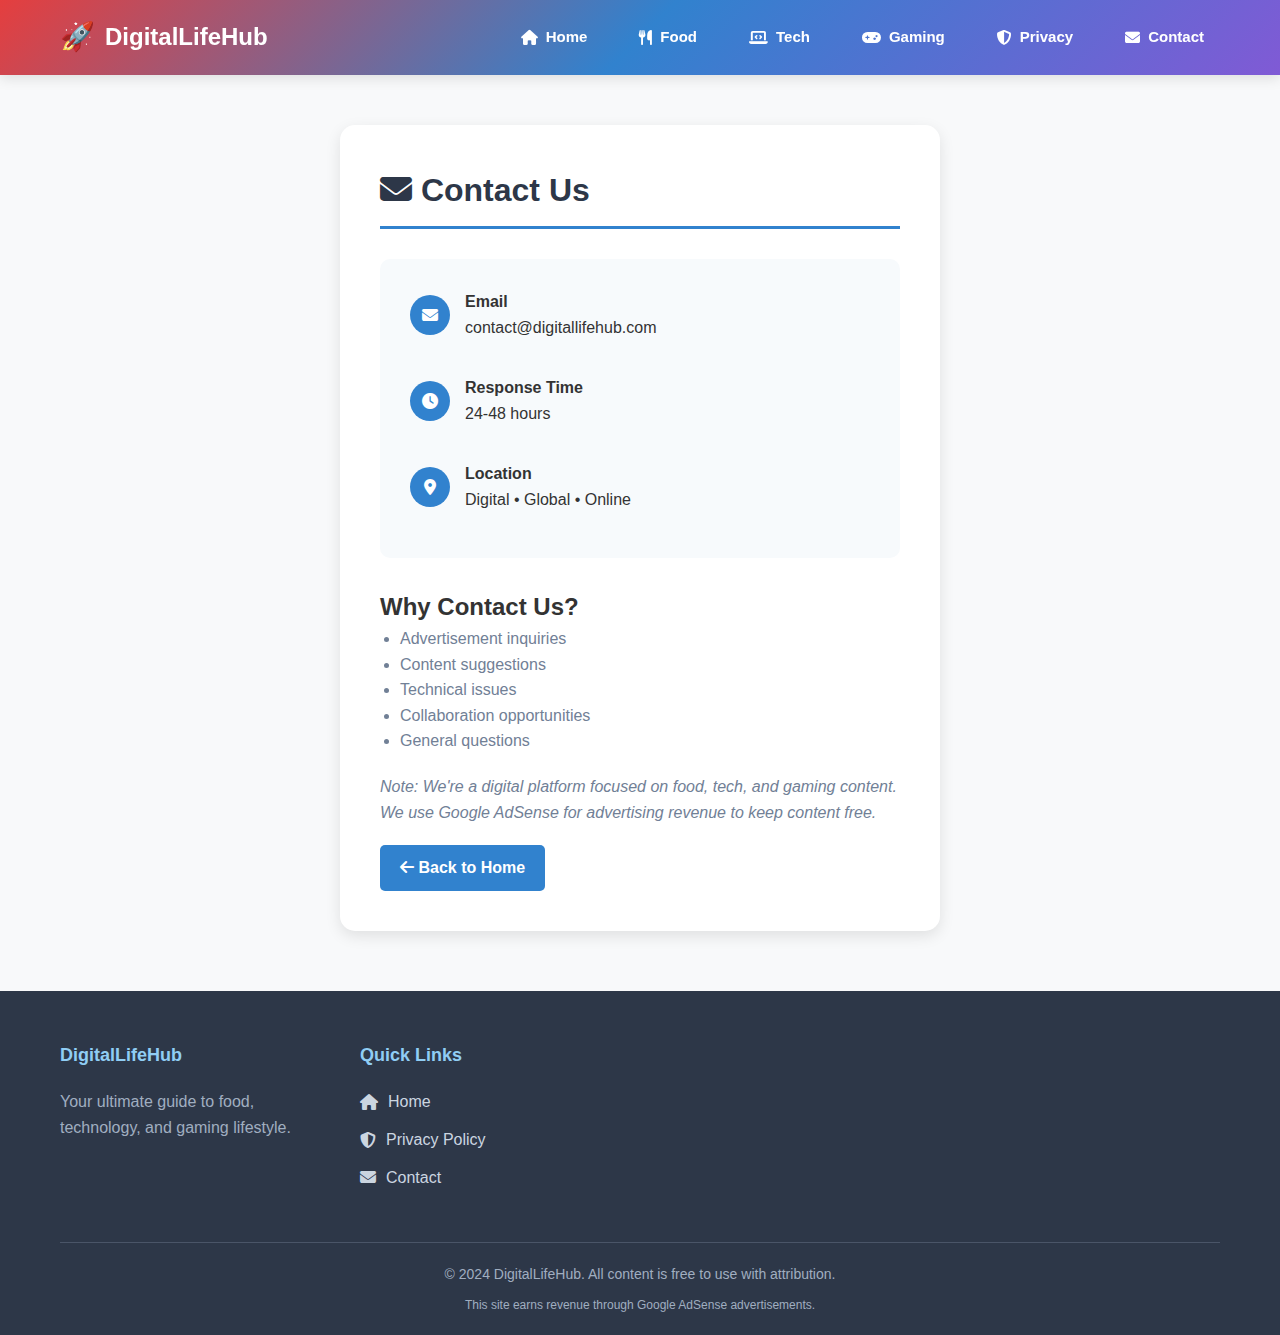
<file: contact.html>
<!DOCTYPE html>
<html lang="en">
<head>
    <meta charset="UTF-8">
    <meta name="viewport" content="width=device-width, initial-scale=1.0">
    <title>Contact Us - Digital Life Hub</title>
    <link rel="stylesheet" href="style.css">
    <link rel="stylesheet" href="https://cdnjs.cloudflare.com/ajax/libs/font-awesome/6.4.0/css/all.min.css">
    <style>
        .contact-container {
            max-width: 600px;
            margin: 50px auto;
            padding: 40px;
            background: white;
            border-radius: 15px;
            box-shadow: 0 5px 15px rgba(0,0,0,0.1);
        }
        .contact-container h1 {
            color: #2d3748;
            margin-bottom: 30px;
            border-bottom: 3px solid #3182ce;
            padding-bottom: 10px;
        }
        .contact-info {
            background: #f7fafc;
            padding: 20px;
            border-radius: 10px;
            margin-bottom: 30px;
        }
        .contact-item {
            display: flex;
            align-items: center;
            margin-bottom: 15px;
            padding: 10px;
            border-radius: 8px;
            transition: background 0.3s;
        }
        .contact-item:hover {
            background: #edf2f7;
        }
        .contact-icon {
            width: 40px;
            height: 40px;
            background: #3182ce;
            color: white;
            border-radius: 50%;
            display: flex;
            align-items: center;
            justify-content: center;
            margin-right: 15px;
        }
        .back-home {
            display: inline-block;
            margin-top: 20px;
            padding: 10px 20px;
            background: #3182ce;
            color: white;
            text-decoration: none;
            border-radius: 5px;
            font-weight: bold;
        }
        .back-home:hover {
            background: #2c5282;
        }
    </style>
</head>
<body>
    <!-- Header (Same as index.html) -->
    <header>
        <div class="container header-content">
            <div class="logo">
                <div class="logo-icon">🚀</div>
                <span>DigitalLifeHub</span>
            </div>
            <nav>
                <ul>
                    <li><a href="index.html" class="nav-food"><i class="fas fa-home"></i> Home</a></li>
                    <li><a href="index.html#food" class="nav-food"><i class="fas fa-utensils"></i> Food</a></li>
                    <li><a href="index.html#tech" class="nav-tech"><i class="fas fa-laptop-code"></i> Tech</a></li>
                    <li><a href="index.html#gaming" class="nav-gaming"><i class="fas fa-gamepad"></i> Gaming</a></li>
                    <li><a href="privacy.html"><i class="fas fa-shield-alt"></i> Privacy</a></li>
                    <li><a href="contact.html"><i class="fas fa-envelope"></i> Contact</a></li>
                </ul>
            </nav>
        </div>
    </header>

    <div class="container">
        <div class="contact-container">
            <h1><i class="fas fa-envelope"></i> Contact Us</h1>
            
            <div class="contact-info">
                <div class="contact-item">
                    <div class="contact-icon">
                        <i class="fas fa-envelope"></i>
                    </div>
                    <div>
                        <strong>Email</strong>
                        <p>contact@digitallifehub.com</p>
                    </div>
                </div>
                
                <div class="contact-item">
                    <div class="contact-icon">
                        <i class="fas fa-clock"></i>
                    </div>
                    <div>
                        <strong>Response Time</strong>
                        <p>24-48 hours</p>
                    </div>
                </div>
                
                <div class="contact-item">
                    <div class="contact-icon">
                        <i class="fas fa-map-marker-alt"></i>
                    </div>
                    <div>
                        <strong>Location</strong>
                        <p>Digital • Global • Online</p>
                    </div>
                </div>
            </div>
            
            <h2>Why Contact Us?</h2>
            <ul style="margin-left: 20px; color: #718096;">
                <li>Advertisement inquiries</li>
                <li>Content suggestions</li>
                <li>Technical issues</li>
                <li>Collaboration opportunities</li>
                <li>General questions</li>
            </ul>
            
            <p style="margin-top: 20px; color: #718096; font-style: italic;">
                Note: We're a digital platform focused on food, tech, and gaming content. 
                We use Google AdSense for advertising revenue to keep content free.
            </p>
            
            <a href="index.html" class="back-home">
                <i class="fas fa-arrow-left"></i> Back to Home
            </a>
        </div>
    </div>

    <!-- Footer (Same as index.html) -->
    <footer>
        <div class="container">
            <div class="footer-grid">
                <div class="footer-column">
                    <h3>DigitalLifeHub</h3>
                    <p style="color: #a0aec0; margin-top: 10px;">Your ultimate guide to food, technology, and gaming lifestyle.</p>
                </div>
                
                <div class="footer-column">
                    <h3>Quick Links</h3>
                    <ul>
                        <li><a href="index.html"><i class="fas fa-home"></i> Home</a></li>
                        <li><a href="privacy.html"><i class="fas fa-shield-alt"></i> Privacy Policy</a></li>
                        <li><a href="contact.html"><i class="fas fa-envelope"></i> Contact</a></li>
                    </ul>
                </div>
            </div>
            
            <div class="copyright">
                <p>© 2024 DigitalLifeHub. All content is free to use with attribution.</p>
                <p style="margin-top: 10px; font-size: 12px;">This site earns revenue through Google AdSense advertisements.</p>
            </div>
        </div>
    </footer>
</body>
</html>
</file>
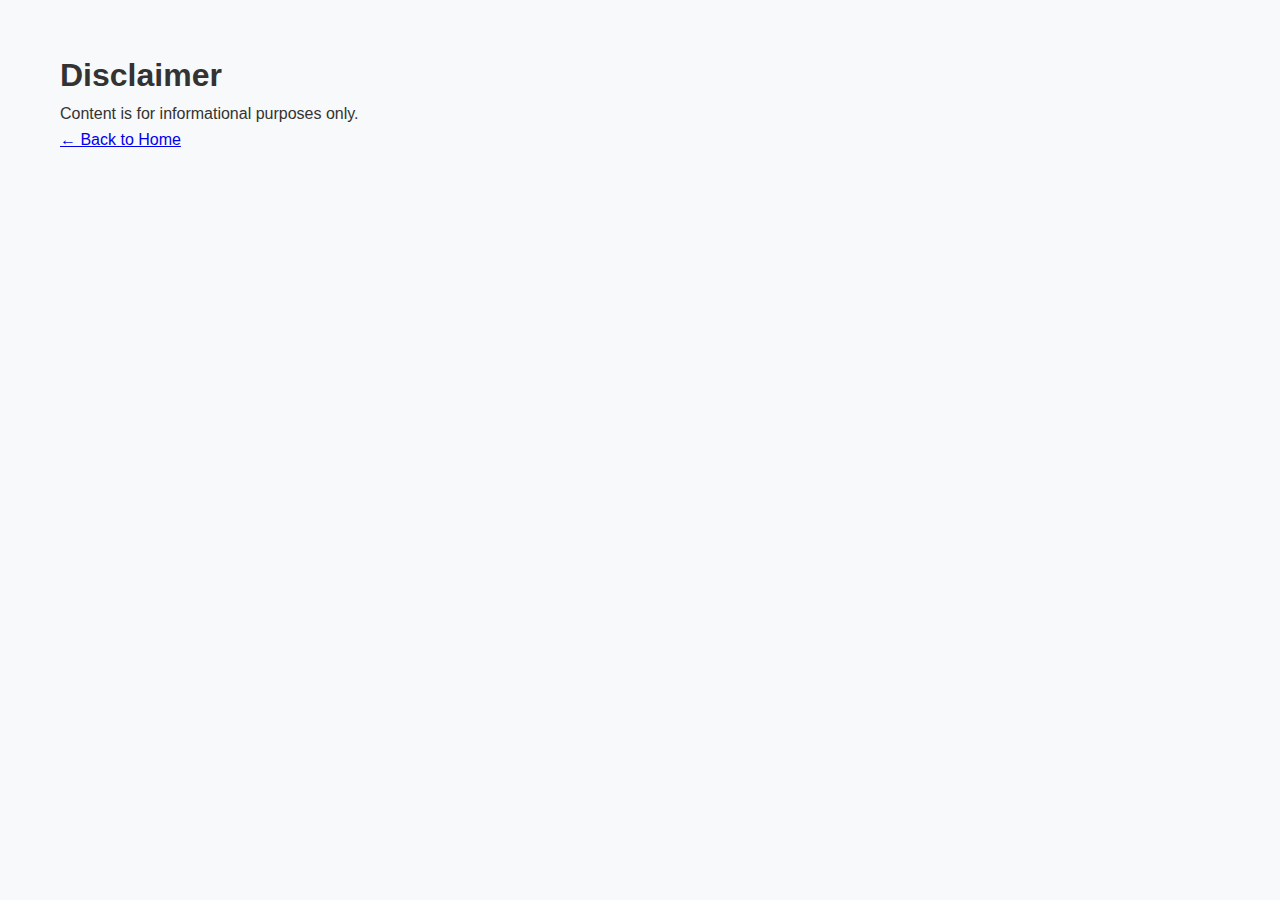
<file: disclaimer.html>
<!DOCTYPE html>
<html>
<head>
    <title>Disclaimer - Digital Life Hub</title>
    <link rel="stylesheet" href="style.css">
</head>
<body>
    <div class="container" style="padding: 50px 20px;">
        <h1><i class="fas fa-exclamation-triangle"></i> Disclaimer</h1>
        <p>Content is for informational purposes only.</p>
        <p><a href="index.html">← Back to Home</a></p>
    </div>
</body>
</html>
</file>
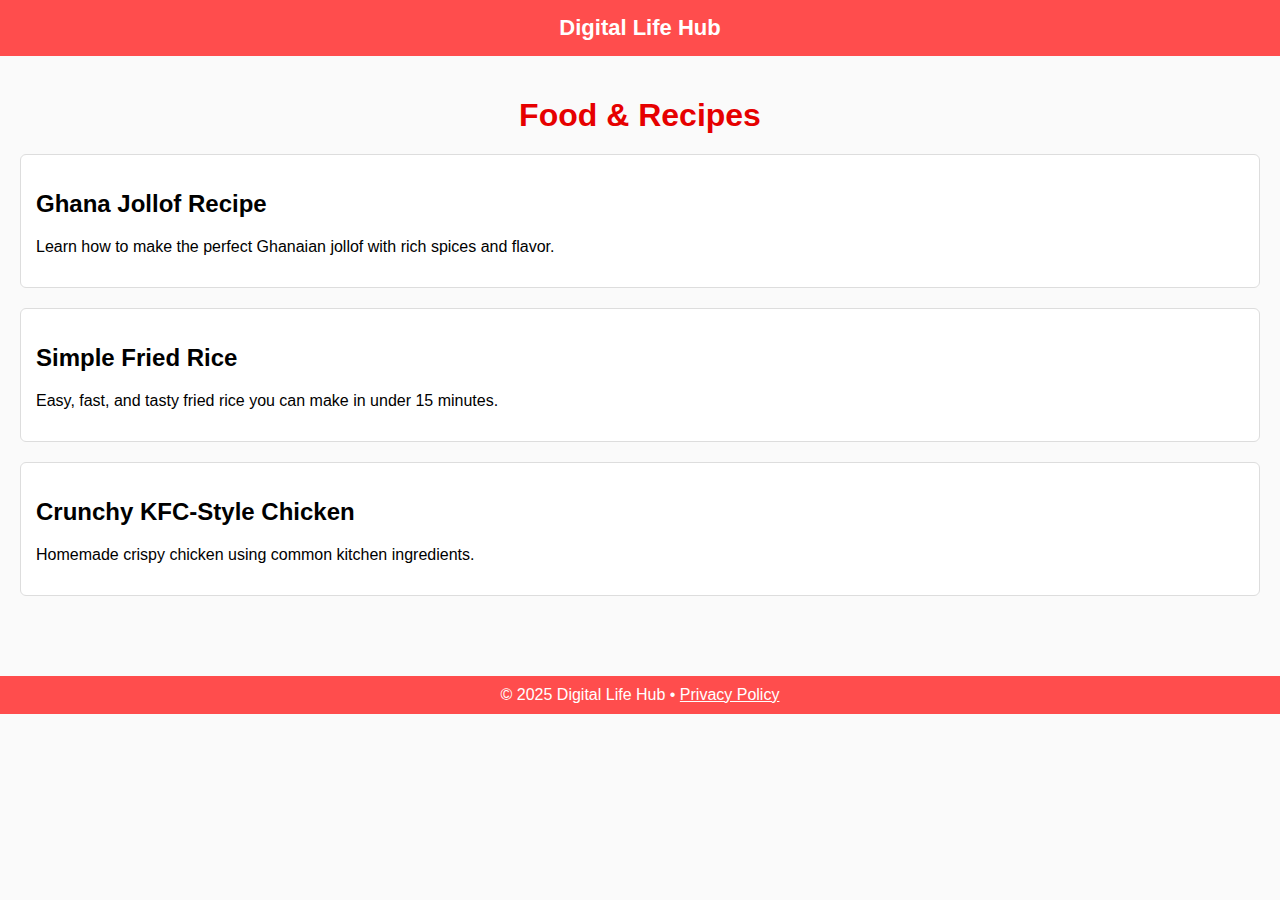
<file: food&recipies.html>
<!DOCTYPE html>
<html lang="en">
<head>
    <meta charset="UTF-8">
    <meta name="viewport" content="width=device-width, initial-scale=1.0">
    <title>Food & Recipes – Digital Life Hub</title>

    <style>
        body {
            font-family: Arial, sans-serif;
            margin: 0;
            padding: 0;
            background: #fafafa;
        }

        header {
            background: #ff4d4d;
            padding: 15px;
            text-align: center;
            color: white;
            font-size: 22px;
            font-weight: bold;
        }

        header a {
            color: white;
            text-decoration: none;
        }

        .container {
            padding: 20px;
        }

        h1 {
            text-align: center;
            margin-bottom: 20px;
            color: #e60000;
        }

        .recipe-box {
            background: white;
            padding: 15px;
            margin-bottom: 20px;
            border-radius: 6px;
            border: 1px solid #ddd;
        }

        footer {
            background: #ff4d4d;
            color: white;
            text-align: center;
            padding: 10px;
            margin-top: 40px;
        }

        footer a {
            color: white;
            text-decoration: underline;
        }
    </style>
</head>
<body>

<header>
    <a href="index.html">Digital Life Hub</a>
</header>

<div class="container">
    <h1>Food & Recipes</h1>

    <div class="recipe-box">
        <h2>Ghana Jollof Recipe</h2>
        <p>Learn how to make the perfect Ghanaian jollof with rich spices and flavor.</p>
    </div>

    <div class="recipe-box">
        <h2>Simple Fried Rice</h2>
        <p>Easy, fast, and tasty fried rice you can make in under 15 minutes.</p>
    </div>

    <div class="recipe-box">
        <h2>Crunchy KFC-Style Chicken</h2>
        <p>Homemade crispy chicken using common kitchen ingredients.</p>
    </div>
</div>

<footer>
    © 2025 Digital Life Hub • <a href="privacy-policy.html">Privacy Policy</a>
</footer>

</body>
</html>
</file>
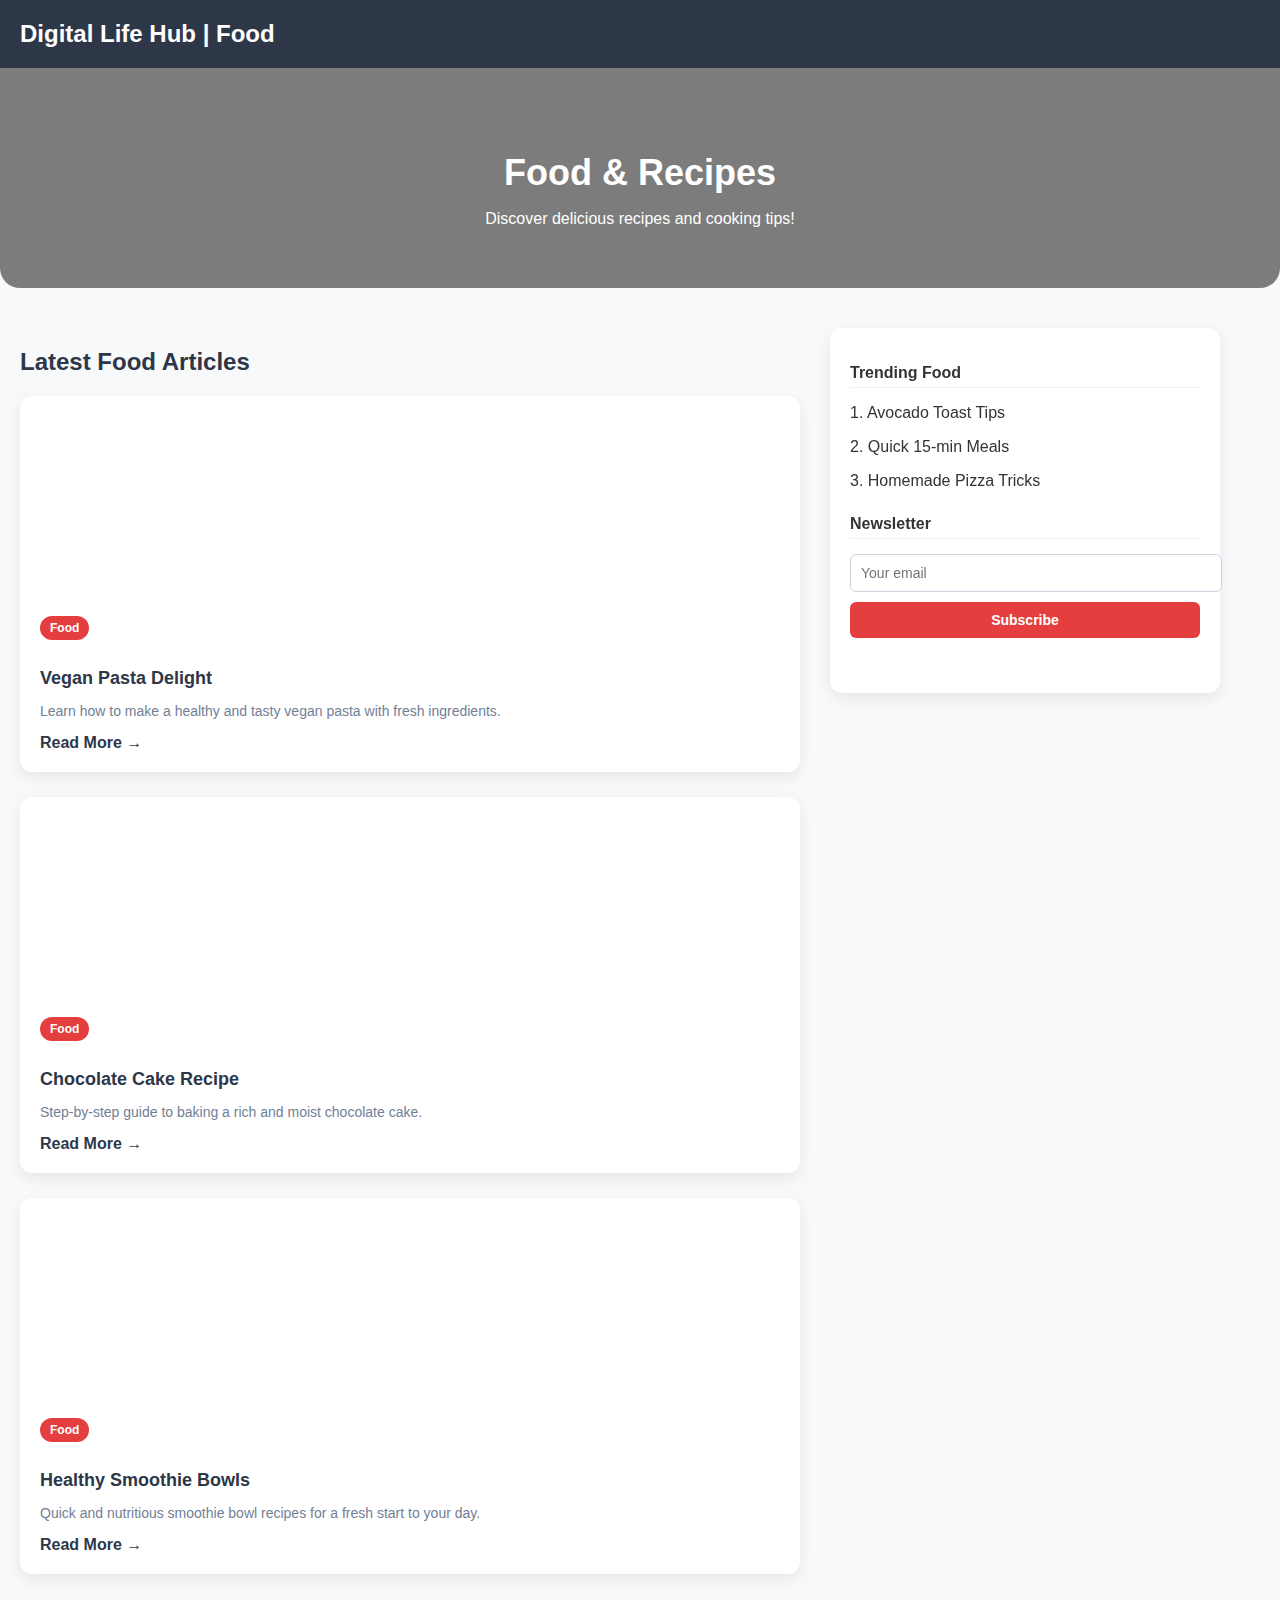
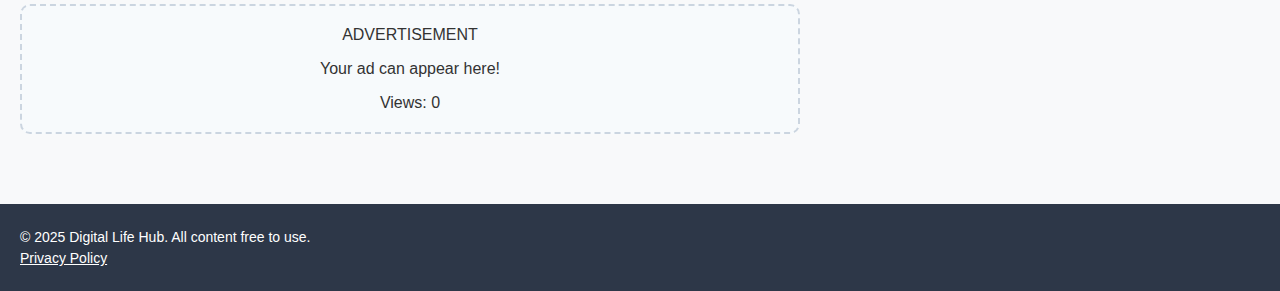
<file: food.html>
<!DOCTYPE html>
<html lang="en">
<head>
<meta charset="UTF-8">
<meta name="viewport" content="width=device-width, initial-scale=1.0">
<title>Food & Recipes | Digital Life Hub</title>
<script async src="https://pagead2.googlesyndication.com/pagead/js/adsbygoogle.js?client=ca-pub-2440011936736360"
     crossorigin="anonymous"></script>
<!-- Inline CSS -->
<style>
:root {
    --food-color: #e53e3e;
    --dark: #2d3748;
    --gray: #718096;
    --light: #f7fafc;
    --shadow: 0 5px 15px rgba(0,0,0,0.08);
}
body { margin:0; padding:0; font-family: 'Segoe UI', sans-serif; background:#f8f9fa; color:#333;}
header, footer { background: var(--dark); color:white; padding:20px;}
header h1 { margin:0; font-size:24px;}
footer p { margin:5px 0; font-size:14px;}
.container { max-width:1200px; margin:0 auto; padding:0 20px;}
.hero { background: linear-gradient(rgba(0,0,0,0.5),rgba(0,0,0,0.5)), url('https://images.unsplash.com/photo-1504674900247-0877df9cc836?auto=format&fit=crop&w=1200&q=80'); background-size:cover; background-position:center; text-align:center; padding:60px 20px; color:white; border-radius:0 0 20px 20px;}
.hero h1 { font-size:36px; margin-bottom:10px;}
.hero p { font-size:16px; margin-bottom:0;}
.main-grid { display:grid; grid-template-columns:2fr 1fr; gap:30px; margin:40px 0;}
.articles-grid { display:grid; grid-template-columns:1fr; gap:25px;}
.article-card { background:white; border-radius:12px; overflow:hidden; box-shadow: var(--shadow); transition: transform 0.3s; cursor:pointer;}
.article-card:hover { transform:translateY(-5px);}
.article-image { height:200px; background-size:cover; background-position:center;}
.article-content { padding:20px;}
.article-category { display:inline-block; padding:5px 10px; border-radius:15px; font-size:12px; font-weight:bold; color:white; background: var(--food-color); margin-bottom:10px;}
.article-title { font-size:18px; color: var(--dark); margin-bottom:10px;}
.article-excerpt { font-size:14px; color: var(--gray); margin-bottom:15px;}
.read-more { text-decoration:none; color: var(--dark); font-weight:600;}
.read-more:hover { color: #c53030;}
.sidebar { background:white; border-radius:12px; padding:20px; box-shadow: var(--shadow); position:sticky; top:20px; height:fit-content;}
.sidebar-section { margin-bottom:25px;}
.sidebar-title { font-size:16px; margin-bottom:15px; border-bottom:1px solid #edf2f7; padding-bottom:5px;}
.ad-space { background:#f7fafc; border:2px dashed #cbd5e0; border-radius:10px; padding:20px; text-align:center; margin:30px 0;}
input, button { width:100%; padding:10px; margin-bottom:10px; border-radius:6px; border:1px solid #cbd5e0; font-size:14px;}
button { background: var(--food-color); color:white; border:none; cursor:pointer; font-weight:bold;}
button:hover { background:#c53030;}
</style>
</head>
<body>

<header>
    <h1>Digital Life Hub | Food</h1>
</header>

<section class="hero">
    <h1>Food & Recipes</h1>
    <p>Discover delicious recipes and cooking tips!</p>
</section>

<div class="container main-grid">
<main>
    <h2 style="color:var(--dark); margin-bottom:20px;">Latest Food Articles</h2>
    <div class="articles-grid" id="food-articles-container">
        <!-- Article 1 -->
        <div class="article-card">
            <div class="article-image" style="background-image:url('https://images.unsplash.com/photo-1600891964599-f61ba0e24092?auto=format&fit=crop&w=800&q=80');"></div>
            <div class="article-content">
                <span class="article-category">Food</span>
                <h3 class="article-title">Vegan Pasta Delight</h3>
                <p class="article-excerpt">Learn how to make a healthy and tasty vegan pasta with fresh ingredients.</p>
                <a href="#" class="read-more">Read More &rarr;</a>
            </div>
        </div>
        <!-- Article 2 -->
        <div class="article-card">
            <div class="article-image" style="background-image:url('https://images.unsplash.com/photo-1511690743698-d9d85f2fbf38?auto=format&fit=crop&w=800&q=80');"></div>
            <div class="article-content">
                <span class="article-category">Food</span>
                <h3 class="article-title">Chocolate Cake Recipe</h3>
                <p class="article-excerpt">Step-by-step guide to baking a rich and moist chocolate cake.</p>
                <a href="#" class="read-more">Read More &rarr;</a>
            </div>
        </div>
        <!-- Article 3 -->
        <div class="article-card">
            <div class="article-image" style="background-image:url('https://images.unsplash.com/photo-1504674900247-0877df9cc836?auto=format&fit=crop&w=800&q=80');"></div>
            <div class="article-content">
                <span class="article-category">Food</span>
                <h3 class="article-title">Healthy Smoothie Bowls</h3>
                <p class="article-excerpt">Quick and nutritious smoothie bowl recipes for a fresh start to your day.</p>
                <a href="#" class="read-more">Read More &rarr;</a>
            </div>
        </div>
    </div>

    <div class="ad-space">
        <span>ADVERTISEMENT</span>
        <p>Your ad can appear here!</p>
        <div>Views: <span id="food-ad-views">0</span></div>
    </div>
</main>

<aside class="sidebar">
    <div class="sidebar-section">
        <h3 class="sidebar-title">Trending Food</h3>
        <div id="trending-food-list">
            <p>1. Avocado Toast Tips</p>
            <p>2. Quick 15-min Meals</p>
            <p>3. Homemade Pizza Tricks</p>
        </div>
    </div>
    <div class="sidebar-section">
        <h3 class="sidebar-title">Newsletter</h3>
        <input type="email" id="newsletter-email-food" placeholder="Your email">
        <button id="subscribe-btn-food">Subscribe</button>
        <div id="subscribe-message-food"></div>
    </div>
</aside>
</div>

<footer>
    <p>© 2025 Digital Life Hub. All content free to use.</p>
    <p><a href="privacy-policy.html" style="color:white;">Privacy Policy</a></p>
</footer>

<!-- Inline JS -->
<script>
document.getElementById('subscribe-btn-food').addEventListener('click', function(){
    var email = document.getElementById('newsletter-email-food').value;
    var msg = document.getElementById('subscribe-message-food');
    if(email.trim() === ''){ msg.innerText = 'Please enter your email!'; msg.style.color='red'; }
    else{ msg.innerText = 'Subscribed successfully!'; msg.style.color='green'; }
});
</script>

</body>
</html>
</file>
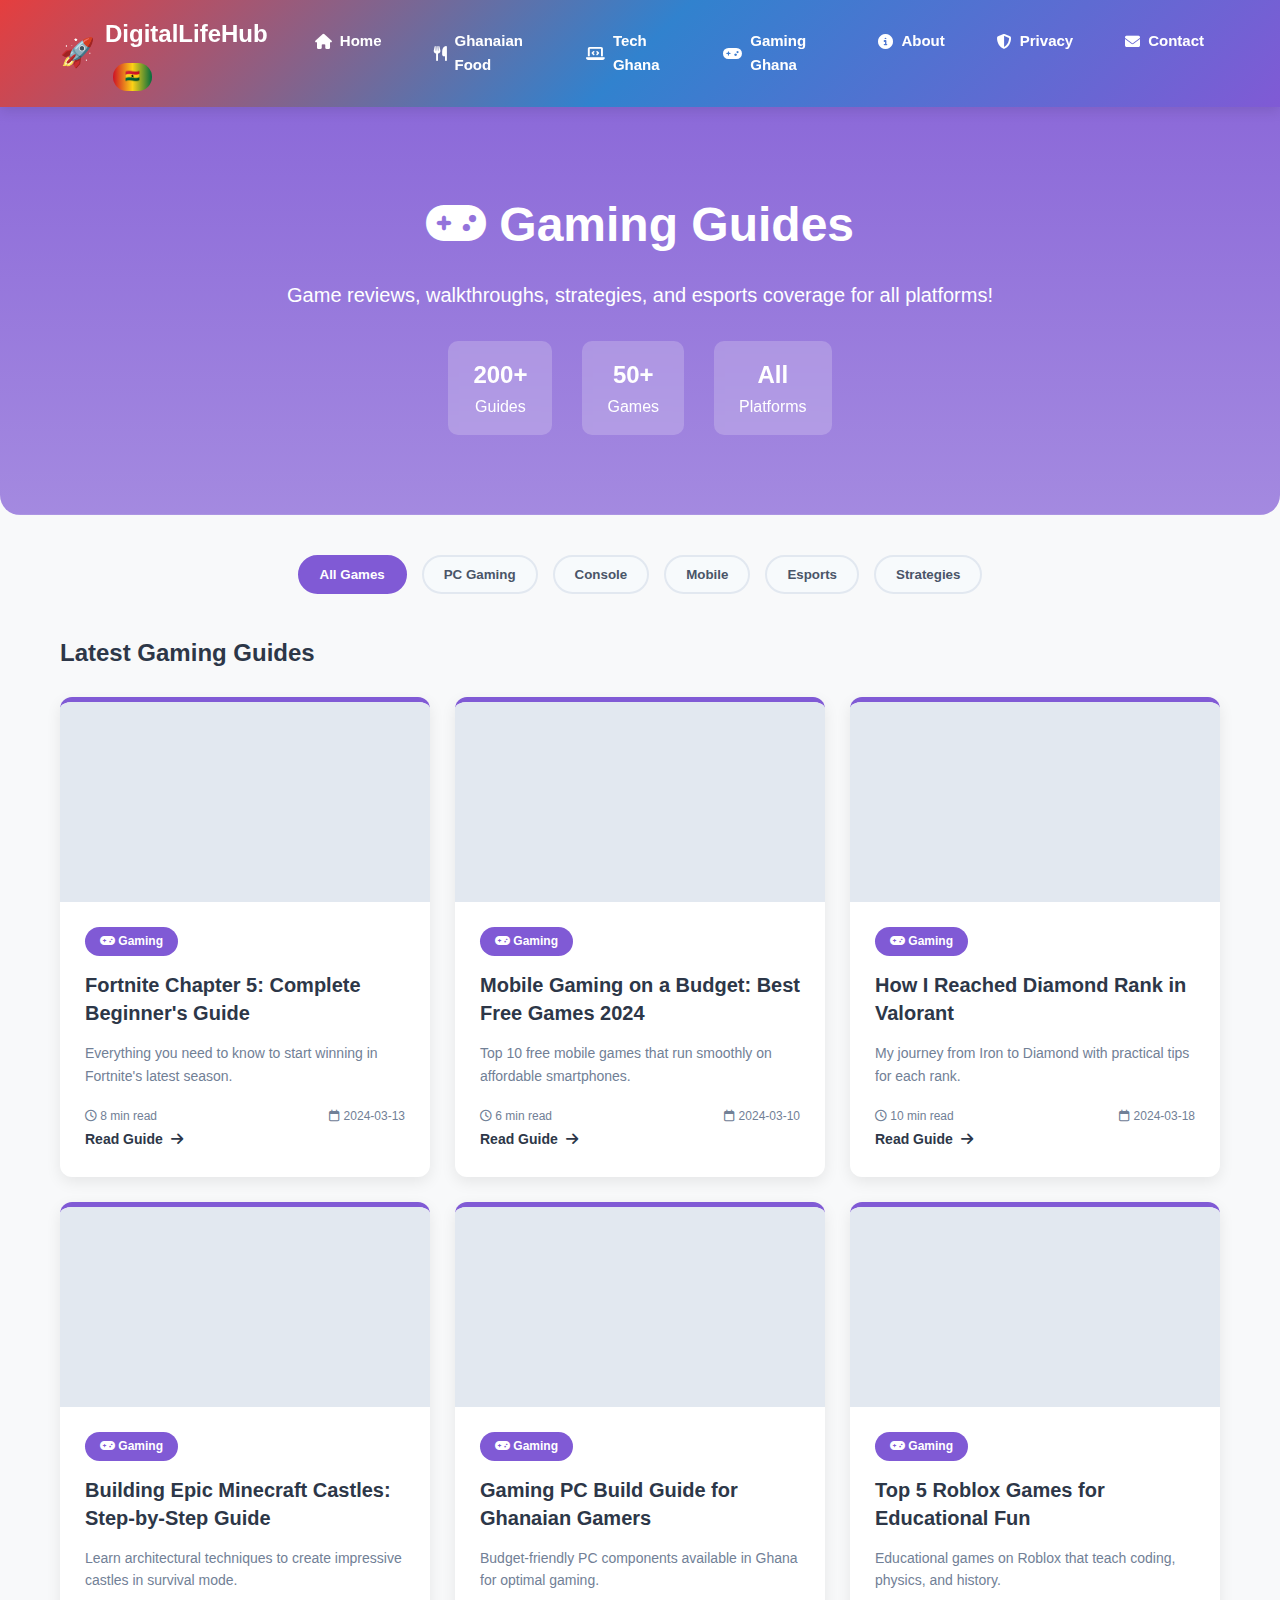
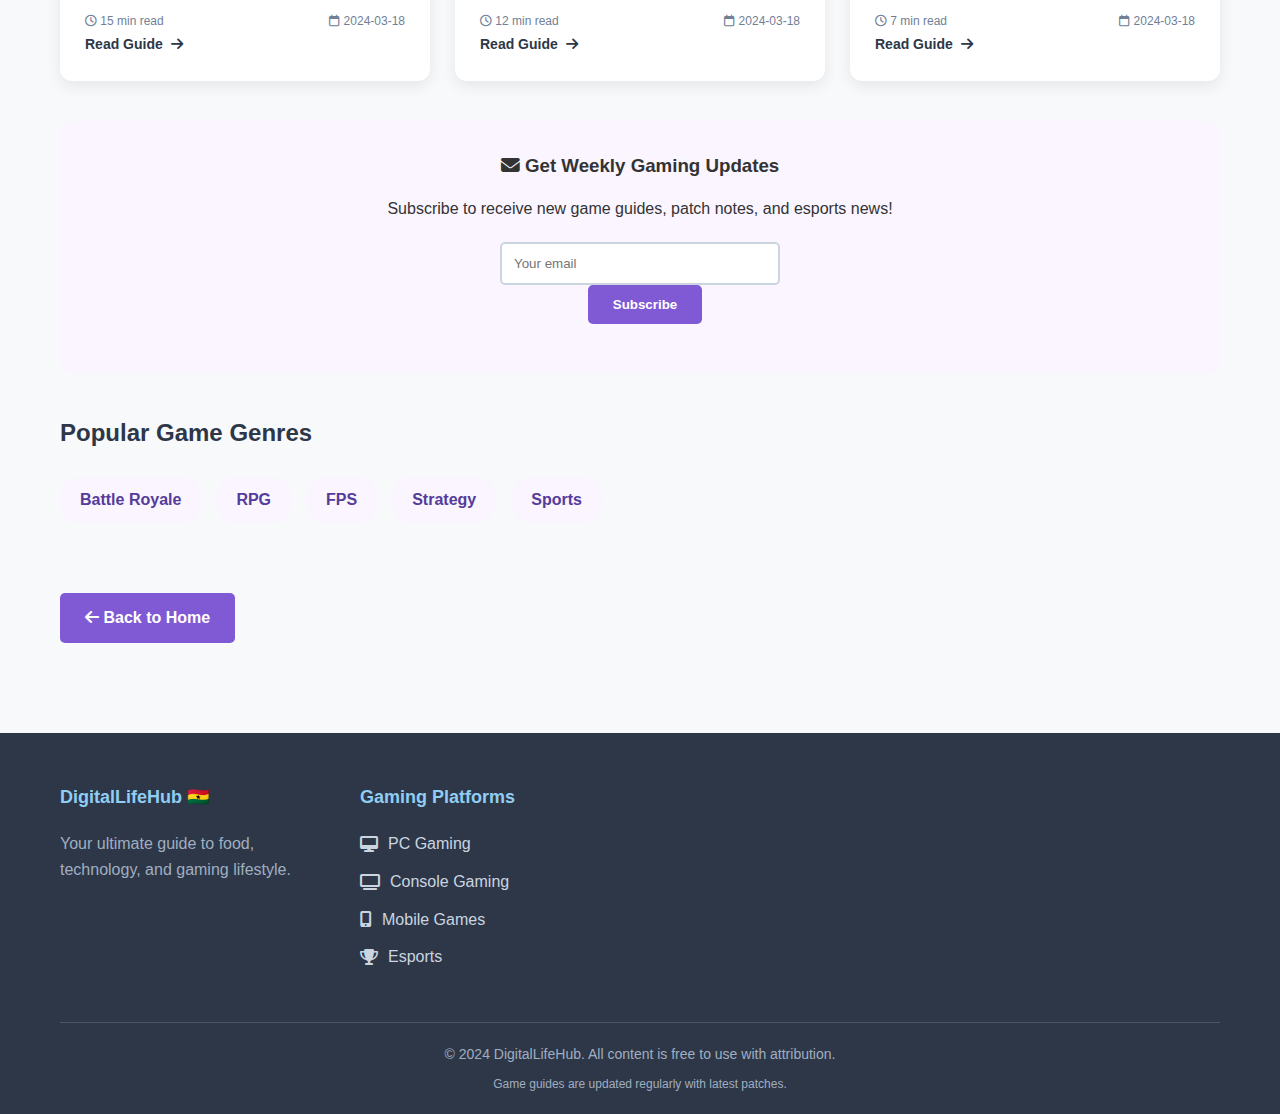
<file: gaming.html>
<!DOCTYPE html>
<html lang="en">
<head>
    <meta charset="UTF-8">
    <meta name="viewport" content="width=device-width, initial-scale=1.0">
    <title>Gaming Guides - Digital Life Hub</title>
    <link rel="stylesheet" href="style.css">
    <link rel="stylesheet" href="https://cdnjs.cloudflare.com/ajax/libs/font-awesome/6.4.0/css/all.min.css">
    <style>
        .category-hero {
            background: linear-gradient(rgba(128, 90, 213, 0.9), rgba(128, 90, 213, 0.7)), 
                        url('https://images.unsplash.com/photo-1550745165-9bc0b252726f?ixlib=rb-4.0.3&auto=format&fit=crop&w=1200&q=80');
            background-size: cover;
            background-position: center;
            color: white;
            padding: 80px 0;
            text-align: center;
            margin-bottom: 40px;
            border-radius: 0 0 20px 20px;
        }
        .category-title {
            font-size: 48px;
            margin-bottom: 15px;
        }
        .category-stats {
            display: flex;
            justify-content: center;
            gap: 30px;
            margin-top: 30px;
            flex-wrap: wrap;
        }
        .stat-box {
            background: rgba(255,255,255,0.2);
            padding: 15px 25px;
            border-radius: 10px;
            backdrop-filter: blur(5px);
        }
        .filter-buttons {
            display: flex;
            justify-content: center;
            gap: 15px;
            margin: 30px 0;
            flex-wrap: wrap;
        }
        .filter-btn {
            background: #f7fafc;
            border: 2px solid #e2e8f0;
            padding: 10px 20px;
            border-radius: 25px;
            cursor: pointer;
            font-weight: bold;
            color: #4a5568;
            transition: all 0.3s;
        }
        .filter-btn:hover, .filter-btn.active {
            background: #805ad5;
            color: white;
            border-color: #805ad5;
        }
        .back-home {
            display: inline-block;
            margin: 30px 0;
            padding: 12px 25px;
            background: #805ad5;
            color: white;
            text-decoration: none;
            border-radius: 5px;
            font-weight: bold;
        }
        .back-home:hover {
            background: #6b46c1;
        }
        .ghana-badge {
            background: linear-gradient(to right, #CE1126, #FCD116, #006B3F);
            color: black;
            padding: 4px 12px;
            border-radius: 15px;
            font-size: 12px;
            font-weight: bold;
            margin-left: 8px;
            display: inline-flex;
            align-items: center;
            gap: 4px;
        }
    </style>
</head>
<body>
    <!-- HEADER -->
    <header>
        <div class="container header-content">
            <div class="logo">
                <div class="logo-icon">🚀</div>
                <span>DigitalLifeHub <span class="ghana-badge">🇬🇭</span></span>
            </div>
            
            <!-- MOBILE MENU BUTTON -->
            <button id="mobileMenuBtn" class="mobile-menu-btn">
                <i class="fas fa-bars"></i>
            </button>
            
            <nav id="mainNav">
                <ul>
                    <li><a href="index.html"><i class="fas fa-home"></i> Home</a></li>
                    <li><a href="food.html"><i class="fas fa-utensils"></i> Ghanaian Food</a></li>
                    <li><a href="tech.html"><i class="fas fa-laptop-code"></i> Tech Ghana</a></li>
                    <li><a href="gaming.html"><i class="fas fa-gamepad"></i> Gaming Ghana</a></li>
                    <li><a href="about.html"><i class="fas fa-info-circle"></i> About</a></li>
                    <li><a href="privacy.html"><i class="fas fa-shield-alt"></i> Privacy</a></li>
                    <li><a href="contact.html"><i class="fas fa-envelope"></i> Contact</a></li>
                </ul>
            </nav>
        </div>
    </header>

    <!-- Gaming Hero Section -->
    <section class="category-hero">
        <div class="container">
            <h1 class="category-title"><i class="fas fa-gamepad"></i> Gaming Guides</h1>
            <p style="font-size: 20px; max-width: 800px; margin: 0 auto;">Game reviews, walkthroughs, strategies, and esports coverage for all platforms!</p>
            
            <div class="category-stats">
                <div class="stat-box">
                    <div style="font-size: 24px; font-weight: bold;">200+</div>
                    <div>Guides</div>
                </div>
                <div class="stat-box">
                    <div style="font-size: 24px; font-weight: bold;">50+</div>
                    <div>Games</div>
                </div>
                <div class="stat-box">
                    <div style="font-size: 24px; font-weight: bold;">All</div>
                    <div>Platforms</div>
                </div>
            </div>
        </div>
    </section>

    <div class="container">
        <!-- Filter Buttons -->
        <div class="filter-buttons">
            <button class="filter-btn active" data-filter="all">All Games</button>
            <button class="filter-btn" data-filter="pc">PC Gaming</button>
            <button class="filter-btn" data-filter="console">Console</button>
            <button class="filter-btn" data-filter="mobile">Mobile</button>
            <button class="filter-btn" data-filter="esports">Esports</button>
            <button class="filter-btn" data-filter="strategy">Strategies</button>
        </div>

        <!-- Featured Gaming Articles -->
        <h2 style="margin: 40px 0 25px 0; color: #2d3748;">Latest Gaming Guides</h2>
        
        <div class="articles-grid" id="gaming-articles">
            <!-- Gaming articles will be loaded by JavaScript -->
            <div style="text-align: center; padding: 50px; color: #718096;">
                <i class="fas fa-gamepad fa-3x" style="margin-bottom: 20px; color: #805ad5;"></i>
                <h3>Loading gaming guides...</h3>
                <p>Gaming articles will appear here automatically when you add them.</p>
            </div>
        </div>

        <!-- Newsletter Section -->
        <div style="background: #faf5ff; padding: 30px; border-radius: 15px; margin: 40px 0; text-align: center;">
            <h3><i class="fas fa-envelope"></i> Get Weekly Gaming Updates</h3>
            <p style="margin: 15px 0;">Subscribe to receive new game guides, patch notes, and esports news!</p>
            <div style="max-width: 400px; margin: 20px auto;">
                <input type="email" placeholder="Your email" style="width: 70%; padding: 12px; border: 2px solid #cbd5e0; border-radius: 5px;">
                <button style="background: #805ad5; color: white; border: none; padding: 12px 25px; border-radius: 5px; margin-left: 10px; font-weight: bold; cursor: pointer;">
                    Subscribe
                </button>
            </div>
        </div>

        <!-- Popular Topics -->
        <h2 style="margin: 40px 0 25px 0; color: #2d3748;">Popular Game Genres</h2>
        <div style="display: flex; gap: 15px; flex-wrap: wrap; margin-bottom: 40px;">
            <span style="background: #faf5ff; color: #553c9a; padding: 10px 20px; border-radius: 20px; font-weight: bold;">Battle Royale</span>
            <span style="background: #faf5ff; color: #553c9a; padding: 10px 20px; border-radius: 20px; font-weight: bold;">RPG</span>
            <span style="background: #faf5ff; color: #553c9a; padding: 10px 20px; border-radius: 20px; font-weight: bold;">FPS</span>
            <span style="background: #faf5ff; color: #553c9a; padding: 10px 20px; border-radius: 20px; font-weight: bold;">Strategy</span>
            <span style="background: #faf5ff; color: #553c9a; padding: 10px 20px; border-radius: 20px; font-weight: bold;">Sports</span>
        </div>

        <a href="index.html" class="back-home">
            <i class="fas fa-arrow-left"></i> Back to Home
        </a>
    </div>

    <!-- Footer -->
    <footer>
        <div class="container">
            <div class="footer-grid">
                <div class="footer-column">
                    <h3>DigitalLifeHub 🇬🇭</h3>
                    <p style="color: #a0aec0; margin-top: 10px;">Your ultimate guide to food, technology, and gaming lifestyle.</p>
                </div>
                
                <div class="footer-column">
                    <h3>Gaming Platforms</h3>
                    <ul>
                        <li><a href="gaming.html?filter=pc"><i class="fas fa-desktop"></i> PC Gaming</a></li>
                        <li><a href="gaming.html?filter=console"><i class="fas fa-tv"></i> Console Gaming</a></li>
                        <li><a href="gaming.html?filter=mobile"><i class="fas fa-mobile-alt"></i> Mobile Games</a></li>
                        <li><a href="gaming.html?filter=esports"><i class="fas fa-trophy"></i> Esports</a></li>
                    </ul>
                </div>
            </div>
            
            <div class="copyright">
                <p>© 2024 DigitalLifeHub. All content is free to use with attribution.</p>
                <p style="margin-top: 10px; font-size: 12px;">Game guides are updated regularly with latest patches.</p>
            </div>
        </div>
    </footer>

    <!-- Load main JavaScript file for mobile menu -->
    <script src="script.js"></script>
    
    <script>
        // Load and display REAL gaming articles
        document.addEventListener('DOMContentLoaded', function() {
            // Initialize mobile menu if available
            if (typeof initializeMobileMenu === 'function') {
                initializeMobileMenu();
            }
            
            const gamingContainer = document.getElementById('gaming-articles');
            
            // Gaming articles data (similar to food articles)
            const gamingArticles = [
                {
                    id: 3,
                    title: "Fortnite Chapter 5: Complete Beginner's Guide",
                    excerpt: "Everything you need to know to start winning in Fortnite's latest season.",
                    image: "https://tse4.mm.bing.net/th/id/OIP.wCDDPcBdRIFAAOm0OEuFDwHaDt?cb=ucfimg2&ucfimg=1&rs=1&pid=ImgDetMain&o=7&rm=3",
                    readTime: "8 min",
                    date: "2024-03-13"
                },
                {
                    id: 6,
                    title: "Mobile Gaming on a Budget: Best Free Games 2024",
                    excerpt: "Top 10 free mobile games that run smoothly on affordable smartphones.",
                    image: "https://wallpapercave.com/wp/wp11649025.jpg",
                    readTime: "6 min",
                    date: "2024-03-10"
                },
                {
                    id: 15,
                    title: "How I Reached Diamond Rank in Valorant",
                    excerpt: "My journey from Iron to Diamond with practical tips for each rank.",
                    image: "https://i.ytimg.com/vi/RVJkQ8H9PqM/maxresdefault.jpg",
                    readTime: "10 min",
                    date: "2024-03-18"
                },
                {
                    id: 16,
                    title: "Building Epic Minecraft Castles: Step-by-Step Guide",
                    excerpt: "Learn architectural techniques to create impressive castles in survival mode.",
                    image: "https://tse4.mm.bing.net/th/id/OIP.Icg3on1wtGKVkzQz72esywHaD4?cb=ucfimg2&ucfimg=1&rs=1&pid=ImgDetMain&o=7&rm=3",
                    readTime: "15 min",
                    date: "2024-03-18"
                },
                {
                    id: 17,
                    title: "Gaming PC Build Guide for Ghanaian Gamers",
                    excerpt: "Budget-friendly PC components available in Ghana for optimal gaming.",
                    image: "https://tse4.mm.bing.net/th/id/OIP.DmeFVR4zjeNF6rIieW5RjAAAAA?cb=ucfimg2&ucfimg=1&rs=1&pid=ImgDetMain&o=7&rm=3",
                    readTime: "12 min",
                    date: "2024-03-18"
                },
                {
                    id: 18,
                    title: "Top 5 Roblox Games for Educational Fun",
                    excerpt: "Educational games on Roblox that teach coding, physics, and history.",
                    image: "https://th.bing.com/th/id/R.e0f4c83061e187e9fecc7b4cbd945376?rik=J1q2Z2Ej6rqbfw&pid=ImgRaw&r=0",
                    readTime: "7 min",
                    date: "2024-03-18"
                }
            ];

            // Clear loading message
            gamingContainer.innerHTML = '';
            
            // Display each gaming article
            gamingArticles.forEach(article => {
                const articleHTML = `
                    <article class="article-card article-gaming">
                        <div class="article-image" style="background-image: url('${article.image}')"></div>
                        <div class="article-content">
                            <span class="article-category category-gaming">
                                <i class="fas fa-gamepad"></i> Gaming
                            </span>
                            <h3 class="article-title">${article.title}</h3>
                            <p class="article-excerpt">${article.excerpt}</p>
                            <div class="article-meta" style="display: flex; justify-content: space-between; margin-top: 15px; font-size: 12px; color: var(--gray);">
                                <span><i class="far fa-clock"></i> ${article.readTime} read</span>
                                <span><i class="far fa-calendar"></i> ${article.date}</span>
                            </div>
                            <a href="article.html?id=${article.id}" class="read-more">
                                Read Guide <i class="fas fa-arrow-right"></i>
                            </a>
                        </div>
                    </article>
                `;
                
                gamingContainer.innerHTML += articleHTML;
            });

            // Filter functionality (same as food.html)
            const filterButtons = document.querySelectorAll('.filter-btn');
            filterButtons.forEach(button => {
                button.addEventListener('click', function() {
                    filterButtons.forEach(btn => btn.classList.remove('active'));
                    this.classList.add('active');
                    
                    const filter = this.getAttribute('data-filter');
                    
                    if (filter !== 'all') {
                        const notification = document.createElement('div');
                        notification.style.cssText = `
                            background: #805ad5;
                            color: white;
                            padding: 10px 20px;
                            border-radius: 5px;
                            margin: 15px 0;
                            text-align: center;
                            font-weight: bold;
                            animation: fadeIn 0.5s;
                        `;
                        notification.innerHTML = `Showing ${filter} games`;
                        gamingContainer.parentNode.insertBefore(notification, gamingContainer);
                        
                        setTimeout(() => {
                            notification.style.opacity = '0';
                            notification.style.transition = 'opacity 0.5s';
                            setTimeout(() => notification.remove(), 500);
                        }, 3000);
                    }
                });
            });

            // Newsletter subscription
            const subscribeBtn = document.querySelector('button[style*="background: #805ad5"]');
            const emailInput = document.querySelector('input[type="email"]');
            
            if (subscribeBtn && emailInput) {
                subscribeBtn.addEventListener('click', function() {
                    const email = emailInput.value.trim();
                    
                    if (!email || !email.includes('@')) {
                        alert('Please enter a valid email address');
                        return;
                    }
                    
                    const originalText = subscribeBtn.innerHTML;
                    subscribeBtn.innerHTML = '<i class="fas fa-spinner fa-spin"></i> Subscribing...';
                    subscribeBtn.disabled = true;
                    
                    setTimeout(() => {
                        alert(`🎉 Thank you for subscribing to Gaming Guides!\n\nYou'll receive weekly game guides, patch notes, and esports updates.`);
                        emailInput.value = '';
                        subscribeBtn.innerHTML = originalText;
                        subscribeBtn.disabled = false;
                        
                        let subscribers = JSON.parse(localStorage.getItem('gamingSubscribers') || '[]');
                        subscribers.push({
                            email: email,
                            date: new Date().toISOString(),
                            category: 'gaming'
                        });
                        localStorage.setItem('gamingSubscribers', JSON.stringify(subscribers));
                    }, 1500);
                });
                
                emailInput.addEventListener('keypress', function(e) {
                    if (e.key === 'Enter') {
                        subscribeBtn.click();
                    }
                });
            }
        });

        // Add CSS animation
        const style = document.createElement('style');
        style.textContent = `
            @keyframes fadeIn {
                from { opacity: 0; transform: translateY(-10px); }
                to { opacity: 1; transform: translateY(0); }
            }
            
            .article-card {
                animation: fadeIn 0.5s ease;
            }
        `;
        document.head.appendChild(style);
    </script>
</body>
</html>
</file>
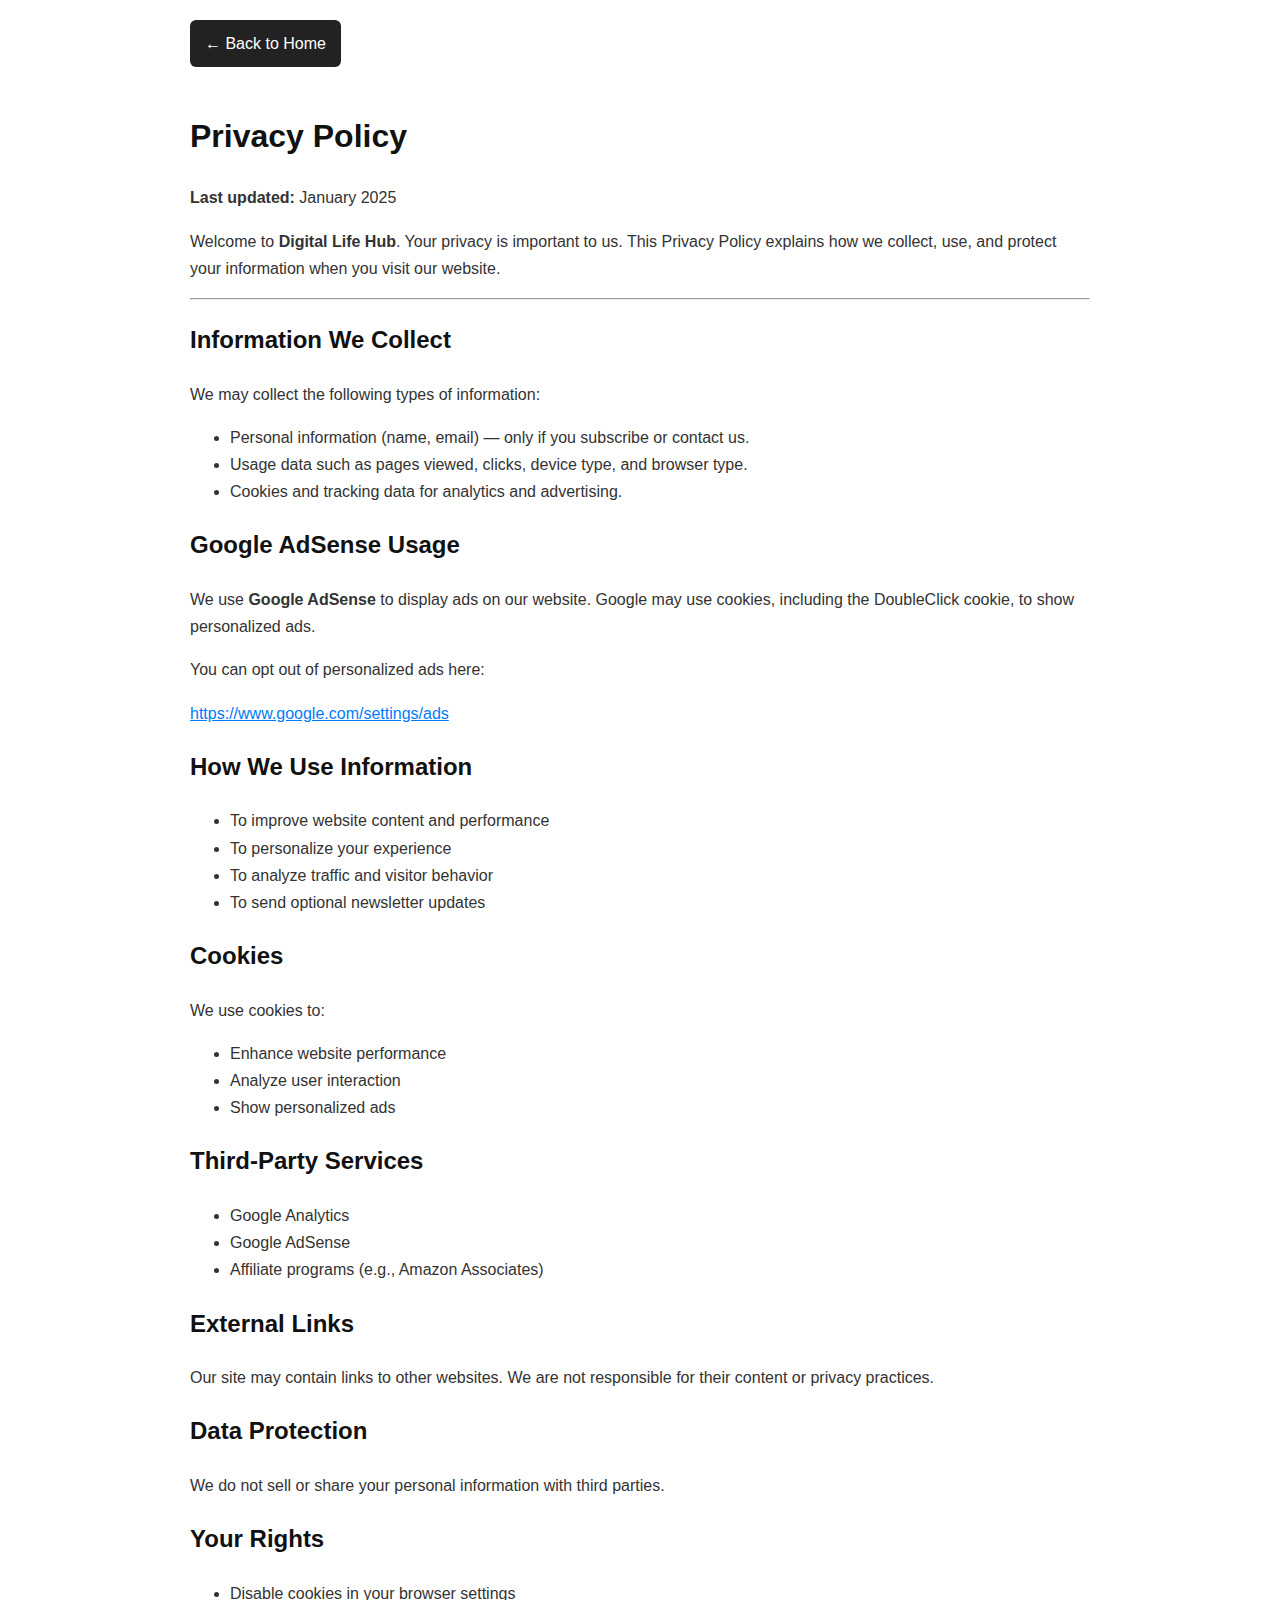
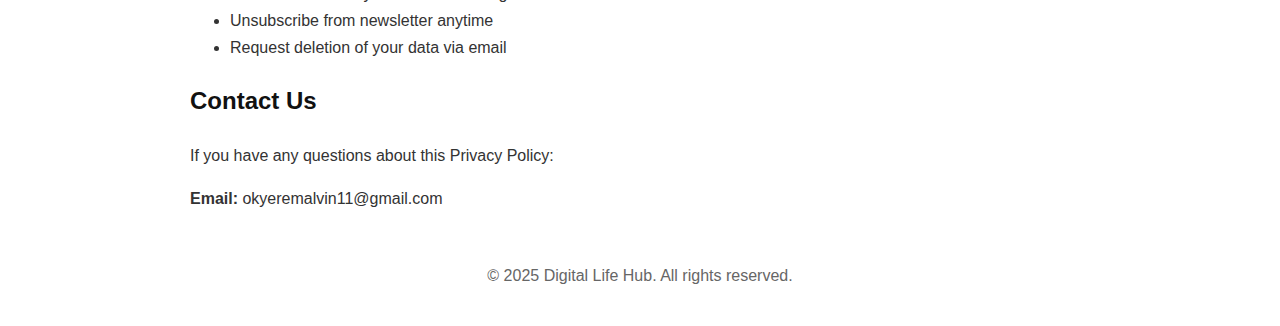
<file: privacy-policy.html>
<!DOCTYPE html>
<html lang="en">
<head>
    <meta charset="UTF-8">
    <meta name="viewport" content="width=device-width, initial-scale=1.0">
    <title>Privacy Policy - Digital Life Hub</title>
    <style>
        body {
            font-family: Arial, sans-serif;
            max-width: 900px;
            margin: 0 auto;
            padding: 20px;
            line-height: 1.7;
            color: #333;
        }

        h1, h2 {
            color: #111;
        }

        a {
            color: #007bff;
        }

        .back-home {
            display: inline-block;
            margin-bottom: 20px;
            padding: 10px 15px;
            background: #222;
            color: white;
            border-radius: 6px;
            text-decoration: none;
        }

        .back-home:hover {
            background: #444;
        }

        footer {
            margin-top: 50px;
            text-align: center;
            color: #666;
        }
    </style>
</head>
<body>

    <!-- BACK TO HOME -->
    <a href="index.html" class="back-home">← Back to Home</a>

    <h1>Privacy Policy</h1>
    <p><strong>Last updated:</strong> January 2025</p>

    <p>Welcome to <strong>Digital Life Hub</strong>. Your privacy is important to us.  
    This Privacy Policy explains how we collect, use, and protect your information when you visit our website.</p>

    <hr>

    <h2>Information We Collect</h2>
    <p>We may collect the following types of information:</p>
    <ul>
        <li>Personal information (name, email) — only if you subscribe or contact us.</li>
        <li>Usage data such as pages viewed, clicks, device type, and browser type.</li>
        <li>Cookies and tracking data for analytics and advertising.</li>
    </ul>

    <h2>Google AdSense Usage</h2>
    <p>We use <strong>Google AdSense</strong> to display ads on our website.  
    Google may use cookies, including the DoubleClick cookie, to show personalized ads.</p>

    <p>You can opt out of personalized ads here:</p>
    <p><a href="https://www.google.com/settings/ads">https://www.google.com/settings/ads</a></p>

    <h2>How We Use Information</h2>
    <ul>
        <li>To improve website content and performance</li>
        <li>To personalize your experience</li>
        <li>To analyze traffic and visitor behavior</li>
        <li>To send optional newsletter updates</li>
    </ul>

    <h2>Cookies</h2>
    <p>We use cookies to:</p>
    <ul>
        <li>Enhance website performance</li>
        <li>Analyze user interaction</li>
        <li>Show personalized ads</li>
    </ul>

    <h2>Third-Party Services</h2>
    <ul>
        <li>Google Analytics</li>
        <li>Google AdSense</li>
        <li>Affiliate programs (e.g., Amazon Associates)</li>
    </ul>

    <h2>External Links</h2>
    <p>Our site may contain links to other websites. We are not responsible for their content or privacy practices.</p>

    <h2>Data Protection</h2>
    <p>We do not sell or share your personal information with third parties.</p>

    <h2>Your Rights</h2>
    <ul>
        <li>Disable cookies in your browser settings</li>
        <li>Unsubscribe from newsletter anytime</li>
        <li>Request deletion of your data via email</li>
    </ul>

    <h2>Contact Us</h2>
    <p>If you have any questions about this Privacy Policy:</p>
    <p><strong>Email:</strong> okyeremalvin11@gmail.com</p>

    <footer>
        <p>© 2025 Digital Life Hub. All rights reserved.</p>
    </footer>

</body>
</html>
</file>
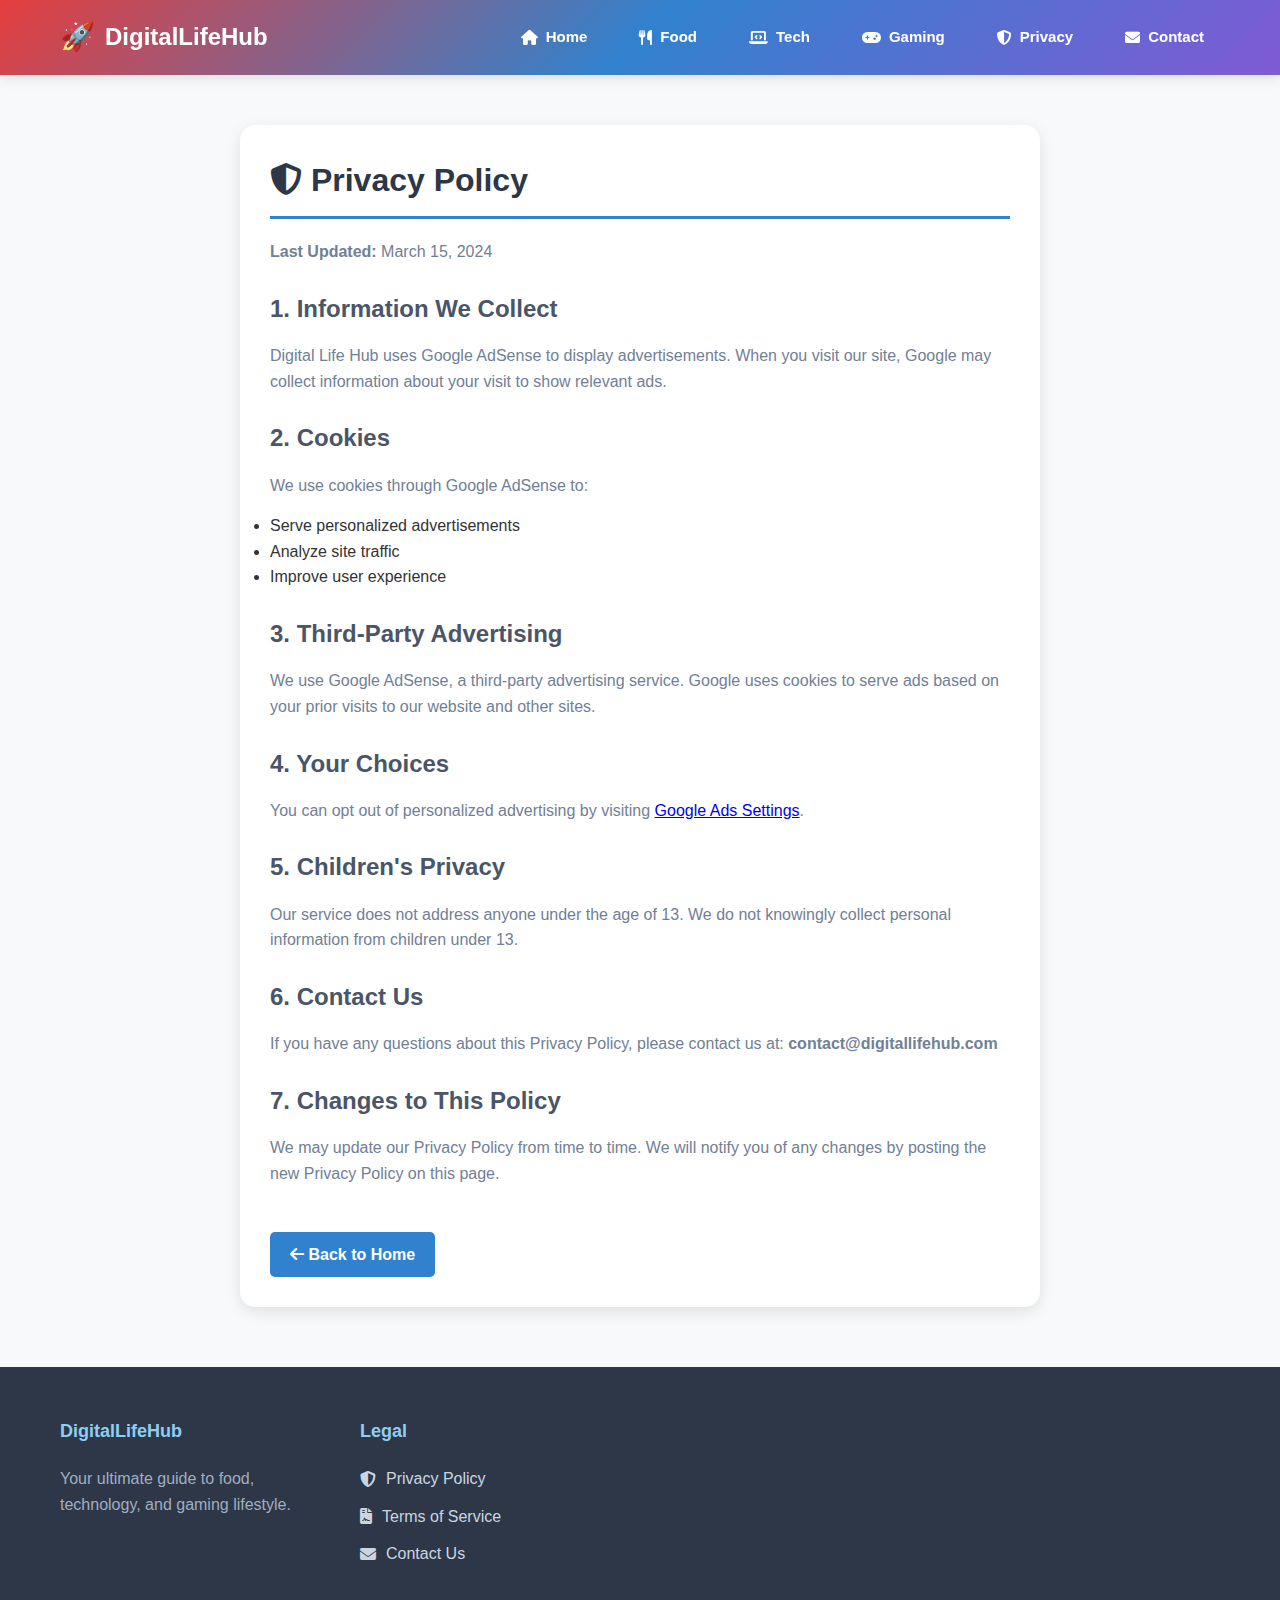
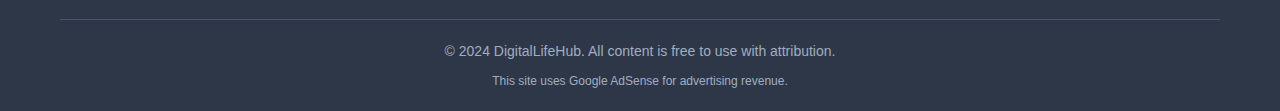
<file: privacy.html>
<!DOCTYPE html>
<html lang="en">
<head>
    <meta charset="UTF-8">
    <meta name="viewport" content="width=device-width, initial-scale=1.0">
    <title>Privacy Policy - Digital Life Hub</title>
    <link rel="stylesheet" href="style.css">
    <link rel="stylesheet" href="https://cdnjs.cloudflare.com/ajax/libs/font-awesome/6.4.0/css/all.min.css">
    <style>
        .privacy-container {
            max-width: 800px;
            margin: 50px auto;
            padding: 30px;
            background: white;
            border-radius: 15px;
            box-shadow: 0 5px 15px rgba(0,0,0,0.1);
        }
        .privacy-container h1 {
            color: #2d3748;
            margin-bottom: 20px;
            border-bottom: 3px solid #3182ce;
            padding-bottom: 10px;
        }
        .privacy-container h2 {
            color: #4a5568;
            margin: 25px 0 15px 0;
        }
        .privacy-container p {
            line-height: 1.6;
            margin-bottom: 15px;
            color: #718096;
        }
        .back-home {
            display: inline-block;
            margin-top: 30px;
            padding: 10px 20px;
            background: #3182ce;
            color: white;
            text-decoration: none;
            border-radius: 5px;
            font-weight: bold;
        }
        .back-home:hover {
            background: #2c5282;
        }
    </style>
</head>
<body>
    <!-- Header (Same as index.html) -->
    <header>
        <div class="container header-content">
            <div class="logo">
                <div class="logo-icon">🚀</div>
                <span>DigitalLifeHub</span>
            </div>
            <nav>
                <ul>
                    <li><a href="index.html" class="nav-food"><i class="fas fa-home"></i> Home</a></li>
                    <li><a href="index.html#food" class="nav-food"><i class="fas fa-utensils"></i> Food</a></li>
                    <li><a href="index.html#tech" class="nav-tech"><i class="fas fa-laptop-code"></i> Tech</a></li>
                    <li><a href="index.html#gaming" class="nav-gaming"><i class="fas fa-gamepad"></i> Gaming</a></li>
                    <li><a href="privacy.html"><i class="fas fa-shield-alt"></i> Privacy</a></li>
                    <li><a href="contact.html"><i class="fas fa-envelope"></i> Contact</a></li>
                </ul>
            </nav>
        </div>
    </header>

    <div class="container">
        <div class="privacy-container">
            <h1><i class="fas fa-shield-alt"></i> Privacy Policy</h1>
            <p><strong>Last Updated:</strong> March 15, 2024</p>
            
            <h2>1. Information We Collect</h2>
            <p>Digital Life Hub uses Google AdSense to display advertisements. When you visit our site, Google may collect information about your visit to show relevant ads.</p>
            
            <h2>2. Cookies</h2>
            <p>We use cookies through Google AdSense to:</p>
            <ul>
                <li>Serve personalized advertisements</li>
                <li>Analyze site traffic</li>
                <li>Improve user experience</li>
            </ul>
            
            <h2>3. Third-Party Advertising</h2>
            <p>We use Google AdSense, a third-party advertising service. Google uses cookies to serve ads based on your prior visits to our website and other sites.</p>
            
            <h2>4. Your Choices</h2>
            <p>You can opt out of personalized advertising by visiting <a href="https://www.google.com/settings/ads" target="_blank">Google Ads Settings</a>.</p>
            
            <h2>5. Children's Privacy</h2>
            <p>Our service does not address anyone under the age of 13. We do not knowingly collect personal information from children under 13.</p>
            
            <h2>6. Contact Us</h2>
            <p>If you have any questions about this Privacy Policy, please contact us at: <strong>contact@digitallifehub.com</strong></p>
            
            <h2>7. Changes to This Policy</h2>
            <p>We may update our Privacy Policy from time to time. We will notify you of any changes by posting the new Privacy Policy on this page.</p>
            
            <a href="index.html" class="back-home">
                <i class="fas fa-arrow-left"></i> Back to Home
            </a>
        </div>
    </div>

    <!-- Footer (Same as index.html) -->
    <footer>
        <div class="container">
            <div class="footer-grid">
                <div class="footer-column">
                    <h3>DigitalLifeHub</h3>
                    <p style="color: #a0aec0; margin-top: 10px;">Your ultimate guide to food, technology, and gaming lifestyle.</p>
                </div>
                
                <div class="footer-column">
                    <h3>Legal</h3>
                    <ul>
                        <li><a href="privacy.html"><i class="fas fa-shield-alt"></i> Privacy Policy</a></li>
                        <li><a href="#"><i class="fas fa-file-contract"></i> Terms of Service</a></li>
                        <li><a href="contact.html"><i class="fas fa-envelope"></i> Contact Us</a></li>
                    </ul>
                </div>
            </div>
            
            <div class="copyright">
                <p>© 2024 DigitalLifeHub. All content is free to use with attribution.</p>
                <p style="margin-top: 10px; font-size: 12px;">This site uses Google AdSense for advertising revenue.</p>
            </div>
        </div>
    </footer>
</body>
</html>
</file>
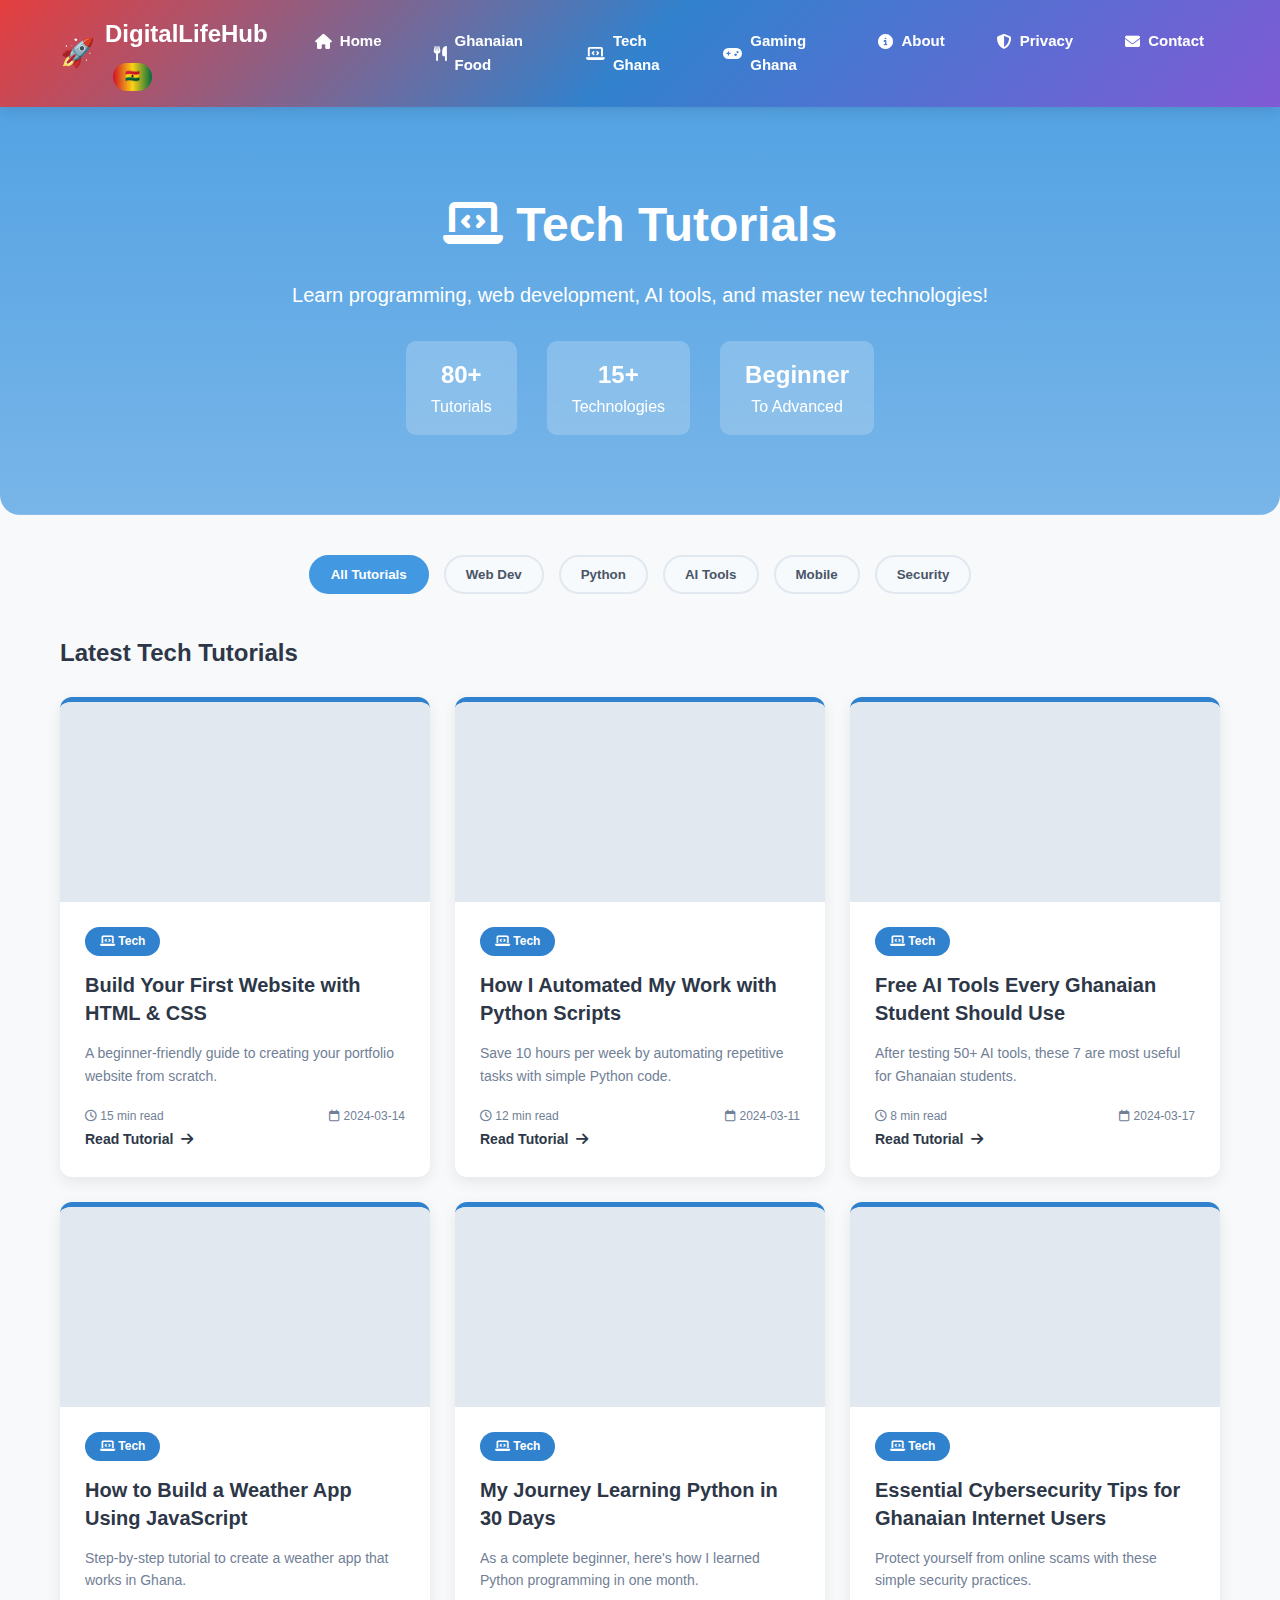
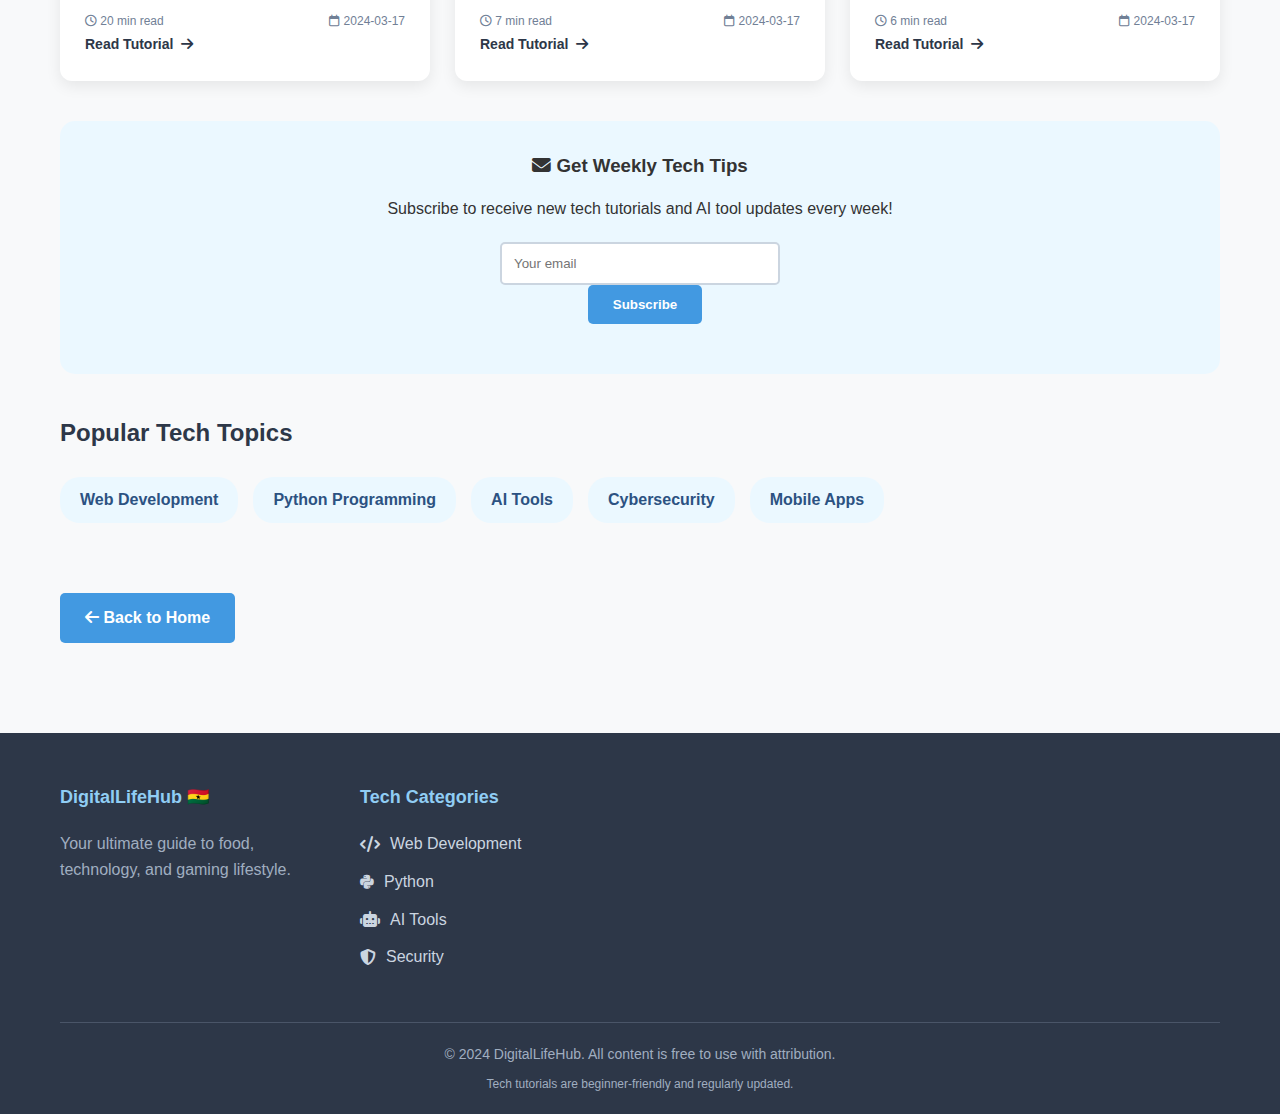
<file: tech.html>
<!DOCTYPE html>
<html lang="en">
<head>
    <meta charset="UTF-8">
    <meta name="viewport" content="width=device-width, initial-scale=1.0">
    <title>Tech Tutorials - Digital Life Hub</title>
    <link rel="stylesheet" href="style.css">
    <link rel="stylesheet" href="https://cdnjs.cloudflare.com/ajax/libs/font-awesome/6.4.0/css/all.min.css">
     
    <style>
        .category-hero {
            background: linear-gradient(rgba(66, 153, 225, 0.9), rgba(66, 153, 225, 0.7)), 
                        url('https://images.unsplash.com/photo-1518709268805-4e9042af2176?ixlib=rb-4.0.3&auto=format&fit=crop&w=1200&q=80');
            background-size: cover;
            background-position: center;
            color: white;
            padding: 80px 0;
            text-align: center;
            margin-bottom: 40px;
            border-radius: 0 0 20px 20px;
        }
        .category-title {
            font-size: 48px;
            margin-bottom: 15px;
        }
        .category-stats {
            display: flex;
            justify-content: center;
            gap: 30px;
            margin-top: 30px;
            flex-wrap: wrap;
        }
        .stat-box {
            background: rgba(255,255,255,0.2);
            padding: 15px 25px;
            border-radius: 10px;
            backdrop-filter: blur(5px);
        }
        .filter-buttons {
            display: flex;
            justify-content: center;
            gap: 15px;
            margin: 30px 0;
            flex-wrap: wrap;
        }
        .filter-btn {
            background: #f7fafc;
            border: 2px solid #e2e8f0;
            padding: 10px 20px;
            border-radius: 25px;
            cursor: pointer;
            font-weight: bold;
            color: #4a5568;
            transition: all 0.3s;
        }
        .filter-btn:hover, .filter-btn.active {
            background: #4299e1;
            color: white;
            border-color: #4299e1;
        }
        .back-home {
            display: inline-block;
            margin: 30px 0;
            padding: 12px 25px;
            background: #4299e1;
            color: white;
            text-decoration: none;
            border-radius: 5px;
            font-weight: bold;
        }
        .back-home:hover {
            background: #3182ce;
        }
        .ghana-badge {
            background: linear-gradient(to right, #CE1126, #FCD116, #006B3F);
            color: black;
            padding: 4px 12px;
            border-radius: 15px;
            font-size: 12px;
            font-weight: bold;
            margin-left: 8px;
            display: inline-flex;
            align-items: center;
            gap: 4px;
        }
    </style>
</head>
<body>
    <!-- HEADER - UPDATED TO MATCH INDEX.HTML -->
    <header>
        <div class="container header-content">
            <div class="logo">
                <div class="logo-icon">🚀</div>
                <span>DigitalLifeHub <span class="ghana-badge">🇬🇭</span></span>
            </div>
            
            <!-- MOBILE MENU BUTTON - ADDED -->
            <button id="mobileMenuBtn" class="mobile-menu-btn">
                <i class="fas fa-bars"></i>
            </button>
            
            <nav id="mainNav">
                <ul>
                    <li><a href="index.html"><i class="fas fa-home"></i> Home</a></li>
                    <li><a href="food.html"><i class="fas fa-utensils"></i> Ghanaian Food</a></li>
                    <li><a href="tech.html"><i class="fas fa-laptop-code"></i> Tech Ghana</a></li>
                    <li><a href="gaming.html"><i class="fas fa-gamepad"></i> Gaming Ghana</a></li>
                    <li><a href="about.html"><i class="fas fa-info-circle"></i> About</a></li>
                    <li><a href="privacy.html"><i class="fas fa-shield-alt"></i> Privacy</a></li>
                    <li><a href="contact.html"><i class="fas fa-envelope"></i> Contact</a></li>
                </ul>
            </nav>
        </div>
    </header>

    <!-- Tech Hero Section -->
    <section class="category-hero">
        <div class="container">
            <h1 class="category-title"><i class="fas fa-laptop-code"></i> Tech Tutorials</h1>
            <p style="font-size: 20px; max-width: 800px; margin: 0 auto;">Learn programming, web development, AI tools, and master new technologies!</p>
            
            <div class="category-stats">
                <div class="stat-box">
                    <div style="font-size: 24px; font-weight: bold;">80+</div>
                    <div>Tutorials</div>
                </div>
                <div class="stat-box">
                    <div style="font-size: 24px; font-weight: bold;">15+</div>
                    <div>Technologies</div>
                </div>
                <div class="stat-box">
                    <div style="font-size: 24px; font-weight: bold;">Beginner</div>
                    <div>To Advanced</div>
                </div>
            </div>
        </div>
    </section>

    <div class="container">
        <!-- Filter Buttons -->
        <div class="filter-buttons">
            <button class="filter-btn active" data-filter="all">All Tutorials</button>
            <button class="filter-btn" data-filter="web">Web Dev</button>
            <button class="filter-btn" data-filter="python">Python</button>
            <button class="filter-btn" data-filter="ai">AI Tools</button>
            <button class="filter-btn" data-filter="mobile">Mobile</button>
            <button class="filter-btn" data-filter="security">Security</button>
        </div>

        <!-- Featured Tech Articles -->
        <h2 style="margin: 40px 0 25px 0; color: #2d3748;">Latest Tech Tutorials</h2>
        
        <div class="articles-grid" id="tech-articles">
            <!-- Tech articles will be loaded by JavaScript -->
            <div style="text-align: center; padding: 50px; color: #718096;">
                <i class="fas fa-laptop-code fa-3x" style="margin-bottom: 20px; color: #4299e1;"></i>
                <h3>Loading tech tutorials...</h3>
                <p>Tech articles will appear here automatically when you add them.</p>
            </div>
        </div>

        <!-- Newsletter Section -->
        <div style="background: #ebf8ff; padding: 30px; border-radius: 15px; margin: 40px 0; text-align: center;">
            <h3><i class="fas fa-envelope"></i> Get Weekly Tech Tips</h3>
            <p style="margin: 15px 0;">Subscribe to receive new tech tutorials and AI tool updates every week!</p>
            <div style="max-width: 400px; margin: 20px auto;">
                <input type="email" placeholder="Your email" style="width: 70%; padding: 12px; border: 2px solid #cbd5e0; border-radius: 5px;">
                <button style="background: #4299e1; color: white; border: none; padding: 12px 25px; border-radius: 5px; margin-left: 10px; font-weight: bold; cursor: pointer;">
                    Subscribe
                </button>
            </div>
        </div>

        <!-- Popular Topics -->
        <h2 style="margin: 40px 0 25px 0; color: #2d3748;">Popular Tech Topics</h2>
        <div style="display: flex; gap: 15px; flex-wrap: wrap; margin-bottom: 40px;">
            <span style="background: #ebf8ff; color: #2c5282; padding: 10px 20px; border-radius: 20px; font-weight: bold;">Web Development</span>
            <span style="background: #ebf8ff; color: #2c5282; padding: 10px 20px; border-radius: 20px; font-weight: bold;">Python Programming</span>
            <span style="background: #ebf8ff; color: #2c5282; padding: 10px 20px; border-radius: 20px; font-weight: bold;">AI Tools</span>
            <span style="background: #ebf8ff; color: #2c5282; padding: 10px 20px; border-radius: 20px; font-weight: bold;">Cybersecurity</span>
            <span style="background: #ebf8ff; color: #2c5282; padding: 10px 20px; border-radius: 20px; font-weight: bold;">Mobile Apps</span>
        </div>

        <a href="index.html" class="back-home">
            <i class="fas fa-arrow-left"></i> Back to Home
        </a>
    </div>

    <!-- Footer -->
    <footer>
        <div class="container">
            <div class="footer-grid">
                <div class="footer-column">
                    <h3>DigitalLifeHub 🇬🇭</h3>
                    <p style="color: #a0aec0; margin-top: 10px;">Your ultimate guide to food, technology, and gaming lifestyle.</p>
                </div>
                
                <div class="footer-column">
                    <h3>Tech Categories</h3>
                    <ul>
                        <li><a href="tech.html?filter=web"><i class="fas fa-code"></i> Web Development</a></li>
                        <li><a href="tech.html?filter=python"><i class="fab fa-python"></i> Python</a></li>
                        <li><a href="tech.html?filter=ai"><i class="fas fa-robot"></i> AI Tools</a></li>
                        <li><a href="tech.html?filter=security"><i class="fas fa-shield-alt"></i> Security</a></li>
                    </ul>
                </div>
            </div>
            
            <div class="copyright">
                <p>© 2024 DigitalLifeHub. All content is free to use with attribution.</p>
                <p style="margin-top: 10px; font-size: 12px;">Tech tutorials are beginner-friendly and regularly updated.</p>
            </div>
        </div>
    </footer>

    <!-- Load main JavaScript file for mobile menu -->
    <script src="script.js"></script>
    
    <script>
        // Load and display REAL tech articles
        document.addEventListener('DOMContentLoaded', function() {
            // Initialize mobile menu if available
            if (typeof initializeMobileMenu === 'function') {
                initializeMobileMenu();
            }
            
            const techContainer = document.getElementById('tech-articles');
            
            // Tech articles data - Using same image pattern as index.html
            const techArticles = [
                {
                    id: 2,
                    title: "Build Your First Website with HTML & CSS",
                    excerpt: "A beginner-friendly guide to creating your portfolio website from scratch.",
                    image: "https://images.unsplash.com/photo-1507003211169-0a1dd7228f2d?ixlib=rb-4.0.3&auto=format&fit=crop&w=800&q=80",
                    readTime: "15 min",
                    date: "2024-03-14",
                    category: "tech"
                },
                {
                    id: 5,
                    title: "How I Automated My Work with Python Scripts",
                    excerpt: "Save 10 hours per week by automating repetitive tasks with simple Python code.",
                    image: "https://images.unsplash.com/photo-1518709268805-4e9042af2176?ixlib=rb-4.0.3&auto=format&fit=crop&w=800&q=80",
                    readTime: "12 min",
                    date: "2024-03-11",
                    category: "tech"
                },
                {
                    id: 11,
                    title: "Free AI Tools Every Ghanaian Student Should Use",
                    excerpt: "After testing 50+ AI tools, these 7 are most useful for Ghanaian students.",
                    image: "https://images.unsplash.com/photo-1677442136019-21780ecad995?ixlib=rb-4.0.3&auto=format&fit=crop&w=800&q=80",
                    readTime: "8 min",
                    date: "2024-03-17",
                    category: "tech"
                },
                {
                    id: 12,
                    title: "How to Build a Weather App Using JavaScript",
                    excerpt: "Step-by-step tutorial to create a weather app that works in Ghana.",
                    image: "https://images.unsplash.com/photo-1551650975-87deedd944c3?ixlib=rb-4.0.3&auto=format&fit=crop&w=800&q=80",
                    readTime: "20 min",
                    date: "2024-03-17",
                    category: "tech"
                },
                {
                    id: 13,
                    title: "My Journey Learning Python in 30 Days",
                    excerpt: "As a complete beginner, here's how I learned Python programming in one month.",
                    image: "https://images.unsplash.com/photo-1542831371-29b0f74f9713?ixlib=rb-4.0.3&auto=format&fit=crop&w=800&q=80",
                    readTime: "7 min",
                    date: "2024-03-17",
                    category: "tech"
                },
                {
                    id: 14,
                    title: "Essential Cybersecurity Tips for Ghanaian Internet Users",
                    excerpt: "Protect yourself from online scams with these simple security practices.",
                    image: "https://images.unsplash.com/photo-1550751827-4bd374c3f58b?ixlib=rb-4.0.3&auto=format&fit=crop&w=800&q=80",
                    readTime: "6 min",
                    date: "2024-03-17",
                    category: "tech"
                }
            ];

            // Clear loading message
            techContainer.innerHTML = '';
            
            // Display each tech article
            techArticles.forEach(article => {
                const articleHTML = `
                    <article class="article-card article-tech">
                        <div class="article-image" style="background-image: url('${article.image}?ixlib=rb-4.0.3&auto=format&fit=crop&w=800&q=80')"></div>
                        <div class="article-content">
                            <span class="article-category category-tech">
                                <i class="fas fa-laptop-code"></i> Tech
                            </span>
                            <h3 class="article-title">${article.title}</h3>
                            <p class="article-excerpt">${article.excerpt}</p>
                            <div class="article-meta" style="display: flex; justify-content: space-between; margin-top: 15px; font-size: 12px; color: var(--gray);">
                                <span><i class="far fa-clock"></i> ${article.readTime} read</span>
                                <span><i class="far fa-calendar"></i> ${article.date}</span>
                            </div>
                            <a href="article.html?id=${article.id}" class="read-more">
                                Read Tutorial <i class="fas fa-arrow-right"></i>
                            </a>
                        </div>
                    </article>
                `;
                
                techContainer.innerHTML += articleHTML;
            });

            // Filter functionality
            const filterButtons = document.querySelectorAll('.filter-btn');
            filterButtons.forEach(button => {
                button.addEventListener('click', function() {
                    filterButtons.forEach(btn => btn.classList.remove('active'));
                    this.classList.add('active');
                    
                    const filter = this.getAttribute('data-filter');
                    
                    if (filter !== 'all') {
                        const notification = document.createElement('div');
                        notification.style.cssText = `
                            background: #4299e1;
                            color: white;
                            padding: 10px 20px;
                            border-radius: 5px;
                            margin: 15px 0;
                            text-align: center;
                            font-weight: bold;
                            animation: fadeIn 0.5s;
                        `;
                        notification.innerHTML = `Showing ${filter} tutorials`;
                        techContainer.parentNode.insertBefore(notification, techContainer);
                        
                        setTimeout(() => {
                            notification.style.opacity = '0';
                            notification.style.transition = 'opacity 0.5s';
                            setTimeout(() => notification.remove(), 500);
                        }, 3000);
                    }
                });
            });

            // Newsletter subscription
            const subscribeBtn = document.querySelector('button[style*="background: #4299e1"]');
            const emailInput = document.querySelector('input[type="email"]');
            
            if (subscribeBtn && emailInput) {
                subscribeBtn.addEventListener('click', function() {
                    const email = emailInput.value.trim();
                    
                    if (!email || !email.includes('@')) {
                        alert('Please enter a valid email address');
                        return;
                    }
                    
                    const originalText = subscribeBtn.innerHTML;
                    subscribeBtn.innerHTML = '<i class="fas fa-spinner fa-spin"></i> Subscribing...';
                    subscribeBtn.disabled = true;
                    
                    setTimeout(() => {
                        alert(`🎉 Thank you for subscribing to Tech Tutorials!\n\nYou'll receive weekly programming tutorials and AI tool updates.`);
                        emailInput.value = '';
                        subscribeBtn.innerHTML = originalText;
                        subscribeBtn.disabled = false;
                        
                        let subscribers = JSON.parse(localStorage.getItem('techSubscribers') || '[]');
                        subscribers.push({
                            email: email,
                            date: new Date().toISOString(),
                            category: 'tech'
                        });
                        localStorage.setItem('techSubscribers', JSON.stringify(subscribers));
                    }, 1500);
                });
                
                emailInput.addEventListener('keypress', function(e) {
                    if (e.key === 'Enter') {
                        subscribeBtn.click();
                    }
                });
            }
        });

        // Add CSS animation
        const style = document.createElement('style');
        style.textContent = `
            @keyframes fadeIn {
                from { opacity: 0; transform: translateY(-10px); }
                to { opacity: 1; transform: translateY(0); }
            }
            
            .article-card {
                animation: fadeIn 0.5s ease;
            }
        `;
        document.head.appendChild(style);
    </script>
    
</body>
</html>
</file>
<file: style.css>
/* ====== CSS VARIABLES ====== */
:root {
    --food-color: #e53e3e;
    --tech-color: #3182ce;
    --gaming-color: #805ad5;
    --dark: #2d3748;
    --light: #f7fafc;
    --gray: #718096;
    --success: #38a169;
    --warning: #d69e2e;
    --shadow: 0 5px 15px rgba(0,0,0,0.08);
}

/* ====== BASE RESET ====== */
* {
    margin: 0;
    padding: 0;
    box-sizing: border-box;
    font-family: 'Segoe UI', Tahoma, Geneva, Verdana, sans-serif;
}

body {
    background-color: #f8f9fa;
    color: #333;
    line-height: 1.6;
    min-height: 100vh;
}

.container {
    max-width: 1200px;
    margin: 0 auto;
    padding: 0 20px;
}

/* ====== HEADER ====== */
header {
    background: linear-gradient(135deg, var(--food-color), var(--tech-color), var(--gaming-color));
    color: white;
    padding: 15px 0;
    position: sticky;
    top: 0;
    z-index: 1000;
    box-shadow: 0 4px 12px rgba(0,0,0,0.1);
}

.header-content {
    display: flex;
    justify-content: space-between;
    align-items: center;
}

.logo {
    font-size: 24px;
    font-weight: bold;
    display: flex;
    align-items: center;
    gap: 10px;
    cursor: pointer;
}

.logo-icon {
    font-size: 28px;
    transition: transform 0.3s;
}

.logo:hover .logo-icon {
    transform: rotate(20deg);
}

/* ====== NAVIGATION ====== */
nav ul {
    display: flex;
    list-style: none;
    gap: 20px;
}

nav a {
    color: white;
    text-decoration: none;
    font-weight: 600;
    font-size: 15px;
    padding: 8px 16px;
    border-radius: 20px;
    transition: all 0.3s;
    display: flex;
    align-items: center;
    gap: 8px;
}

nav a:hover {
    background: rgba(255,255,255,0.2);
}

.nav-food:hover { background: rgba(229, 62, 62, 0.7); }
.nav-tech:hover { background: rgba(49, 130, 206, 0.7); }
.nav-gaming:hover { background: rgba(128, 90, 213, 0.7); }

/* ====== MOBILE MENU ====== */
.mobile-menu-btn {
    display: none;
    font-size: 24px;
    cursor: pointer;
    color: white;
}

.mobile-menu {
    display: none;
    background: var(--dark);
    position: fixed;
    top: 70px;
    left: 0;
    right: 0;
    z-index: 999;
    padding: 20px;
    box-shadow: 0 5px 15px rgba(0,0,0,0.2);
}

.mobile-menu ul {
    list-style: none;
}

.mobile-menu li {
    margin-bottom: 15px;
}

.mobile-menu a {
    color: white;
    text-decoration: none;
    font-size: 18px;
    display: flex;
    align-items: center;
    gap: 15px;
    padding: 10px;
    border-radius: 8px;
    transition: background 0.3s;
}

.mobile-menu a:hover {
    background: rgba(255,255,255,0.1);
}

.mobile-menu.active {
    display: block;
}

/* ====== HERO SECTION ====== */
.hero {
    background: linear-gradient(rgba(0,0,0,0.7), rgba(0,0,0,0.7)), 
                url('https://images.unsplash.com/photo-1493711662062-fa541adb3fc8?ixlib=rb-4.0.3&auto=format&fit=crop&w=1200&q=80');
    background-size: cover;
    background-position: center;
    color: white;
    padding: 80px 0;
    text-align: center;
    margin-bottom: 40px;
    border-radius: 0 0 20px 20px;
}

.hero h1 {
    font-size: 42px;
    margin-bottom: 20px;
}

.hero p {
    font-size: 18px;
    max-width: 800px;
    margin: 0 auto 30px;
    opacity: 0.9;
}

/* ====== CATEGORY TAGS ====== */
.category-tags {
    display: flex;
    justify-content: center;
    gap: 15px;
    margin-top: 30px;
    flex-wrap: wrap;
}

.tag {
    padding: 10px 20px;
    border-radius: 25px;
    font-weight: bold;
    font-size: 14px;
    display: flex;
    align-items: center;
    gap: 8px;
    transition: transform 0.3s;
}

.tag:hover {
    transform: translateY(-3px);
}

.tag-food { background: var(--food-color); }
.tag-tech { background: var(--tech-color); }
.tag-gaming { background: var(--gaming-color); }

/* ====== AD SPACES ====== */
.ad-space {
    background: #f7fafc;
    border: 2px dashed #cbd5e0;
    border-radius: 10px;
    padding: 30px;
    text-align: center;
    margin: 30px 0;
    display: flex;
    flex-direction: column;
    align-items: center;
    justify-content: center;
    min-height: 250px;
    transition: all 0.3s;
}

.ad-space:hover {
    border-color: var(--tech-color);
    background: #edf2f7;
}

.ad-label {
    background: var(--dark);
    color: white;
    padding: 5px 15px;
    border-radius: 4px;
    font-size: 12px;
    margin-bottom: 15px;
    display: inline-block;
}

.ad-views {
    margin-top: 15px;
    font-size: 12px;
    color: var(--gray);
}

/* ====== STATS ====== */
.stats-container {
    display: grid;
    grid-template-columns: repeat(3, 1fr);
    gap: 20px;
    margin: 40px 0;
}

.stat-card {
    background: white;
    padding: 30px;
    border-radius: 12px;
    text-align: center;
    box-shadow: var(--shadow);
    transition: transform 0.3s;
}

.stat-card:hover {
    transform: translateY(-5px);
}

.stat-icon {
    font-size: 36px;
    margin-bottom: 20px;
}

.stat-number {
    font-size: 40px;
    font-weight: bold;
    margin-bottom: 10px;
}

.stat-label {
    color: var(--gray);
    font-size: 16px;
}

.stat-food .stat-icon { color: var(--food-color); }
.stat-tech .stat-icon { color: var(--tech-color); }
.stat-gaming .stat-icon { color: var(--gaming-color); }

/* ====== MAIN CONTENT GRID ====== */
.main-grid {
    display: grid;
    grid-template-columns: 2fr 1fr;
    gap: 30px;
    margin: 40px 0;
}

/* ====== ARTICLES GRID ====== */
.articles-grid {
    display: grid;
    grid-template-columns: repeat(auto-fill, minmax(300px, 1fr));
    gap: 25px;
    margin-bottom: 40px;
}

.article-card {
    background: white;
    border-radius: 12px;
    overflow: hidden;
    box-shadow: var(--shadow);
    transition: transform 0.3s, box-shadow 0.3s;
    cursor: pointer;
}

.article-card:hover {
    transform: translateY(-10px);
    box-shadow: 0 15px 30px rgba(0,0,0,0.15);
}

.article-image {
    height: 200px;
    background-size: cover;
    background-position: center;
    background-color: #e2e8f0;
}

.article-food { 
    border-top: 5px solid var(--food-color);
}

.article-tech { 
    border-top: 5px solid var(--tech-color);
}

.article-gaming { 
    border-top: 5px solid var(--gaming-color);
}

.article-content {
    padding: 25px;
}

.article-category {
    display: inline-block;
    padding: 5px 15px;
    border-radius: 15px;
    font-size: 12px;
    font-weight: bold;
    margin-bottom: 15px;
    color: white;
}

.category-food { background: var(--food-color); }
.category-tech { background: var(--tech-color); }
.category-gaming { background: var(--gaming-color); }

.article-title {
    font-size: 20px;
    margin-bottom: 15px;
    color: var(--dark);
    line-height: 1.4;
}

.article-excerpt {
    color: var(--gray);
    margin-bottom: 20px;
    font-size: 14px;
    line-height: 1.6;
}

.read-more {
    color: var(--dark);
    text-decoration: none;
    font-weight: 600;
    font-size: 14px;
    display: inline-flex;
    align-items: center;
    gap: 8px;
    transition: color 0.3s;
}

.read-more:hover {
    color: var(--tech-color);
}

/* ====== LOAD MORE BUTTON ====== */
.load-more-btn {
    background: var(--tech-color);
    color: white;
    border: none;
    padding: 15px 40px;
    font-size: 16px;
    border-radius: 30px;
    cursor: pointer;
    font-weight: bold;
    transition: all 0.3s;
}

.load-more-btn:hover {
    background: #2c5282;
    transform: translateY(-3px);
    box-shadow: 0 5px 15px rgba(49, 130, 206, 0.3);
}

.load-more-btn:disabled {
    background: var(--gray);
    cursor: not-allowed;
    transform: none;
}

/* ====== SIDEBAR ====== */
.sidebar {
    background: white;
    border-radius: 12px;
    padding: 25px;
    box-shadow: var(--shadow);
    position: sticky;
    top: 100px;
    height: fit-content;
}

.sidebar-section {
    margin-bottom: 30px;
}

.sidebar-title {
    font-size: 18px;
    margin-bottom: 20px;
    padding-bottom: 10px;
    border-bottom: 2px solid #e2e8f0;
    color: var(--dark);
    display: flex;
    align-items: center;
    gap: 10px;
}

/* ====== TRENDING ITEMS ====== */
.trending-item {
    display: flex;
    align-items: center;
    gap: 15px;
    margin-bottom: 15px;
    padding-bottom: 15px;
    border-bottom: 1px solid #edf2f7;
    cursor: pointer;
    transition: background 0.3s;
    padding: 10px;
    border-radius: 8px;
}

.trending-item:hover {
    background: #f7fafc;
}

.trending-number {
    background: #e2e8f0;
    min-width: 30px;
    height: 30px;
    border-radius: 50%;
    display: flex;
    align-items: center;
    justify-content: center;
    font-weight: bold;
    color: var(--dark);
}

.trending-content {
    flex: 1;
}

.trending-title {
    font-weight: bold;
    font-size: 14px;
    margin-bottom: 5px;
}

.trending-meta {
    color: var(--gray);
    font-size: 12px;
    display: flex;
    gap: 10px;
}

/* ====== VISITOR STATS ====== */
.visitor-stats {
    background: #f7fafc;
    padding: 15px;
    border-radius: 8px;
    font-size: 14px;
}

.visitor-stats div {
    margin-bottom: 10px;
    display: flex;
    justify-content: space-between;
}

.visitor-stats span {
    font-weight: bold;
    color: var(--tech-color);
}

/* ====== FOOTER ====== */
footer {
    background: var(--dark);
    color: white;
    padding: 50px 0 20px;
    margin-top: 60px;
}

.footer-grid {
    display: grid;
    grid-template-columns: repeat(4, 1fr);
    gap: 40px;
    margin-bottom: 40px;
}

.footer-column h3 {
    font-size: 18px;
    margin-bottom: 20px;
    color: #90cdf4;
}

.footer-column ul {
    list-style: none;
}

.footer-column li {
    margin-bottom: 12px;
}

.footer-column a {
    color: #cbd5e0;
    text-decoration: none;
    transition: color 0.3s;
    display: flex;
    align-items: center;
    gap: 10px;
}

.footer-column a:hover {
    color: white;
}

.footer-stats {
    background: rgba(255,255,255,0.1);
    padding: 15px;
    border-radius: 8px;
    margin-top: 20px;
    font-size: 14px;
}

.footer-stats div {
    margin-bottom: 8px;
}

.footer-stats span {
    color: #90cdf4;
    font-weight: bold;
}

.copyright {
    text-align: center;
    padding-top: 20px;
    border-top: 1px solid #4a5568;
    color: #a0aec0;
    font-size: 14px;
}

/* ====== UTILITY CLASSES ====== */
.hidden {
    display: none !important;
}

.text-center {
    text-align: center;
}

.mt-20 { margin-top: 20px; }
.mb-20 { margin-bottom: 20px; }
.mt-40 { margin-top: 40px; }
.mb-40 { margin-bottom: 40px; }

/* ====== RESPONSIVE DESIGN ====== */
@media (max-width: 992px) {
    .main-grid {
        grid-template-columns: 1fr;
    }
    
    .footer-grid {
        grid-template-columns: repeat(2, 1fr);
    }
    
    .hero h1 {
        font-size: 36px;
    }
    
    .stats-container {
        grid-template-columns: repeat(2, 1fr);
    }
}

@media (max-width: 768px) {
    nav {
        display: none;
    }
    
    .mobile-menu-btn {
        display: block;
    }
    
    .header-content {
        padding: 0 15px;
    }
    
    .hero {
        padding: 60px 20px;
    }
    
    .hero h1 {
        font-size: 32px;
    }
    
    .hero p {
        font-size: 16px;
    }
    
    .articles-grid {
        grid-template-columns: 1fr;
    }
    
    .stats-container {
        grid-template-columns: 1fr;
        gap: 15px;
    }
    
    .stat-card {
        padding: 20px;
    }
    
    .footer-grid {
        grid-template-columns: 1fr;
        gap: 30px;
    }
    
    .category-tags {
        flex-direction: column;
        align-items: center;
    }
    
    .tag {
        width: 100%;
        max-width: 250px;
        justify-content: center;
    }
}

@media (max-width: 480px) {
    .container {
        padding: 0 15px;
    }
    
    .logo {
        font-size: 20px;
    }
    
    .hero h1 {
        font-size: 28px;
    }
    
    .article-title {
        font-size: 18px;
    }
    
    .ad-space {
        padding: 20px;
        min-height: 200px;
    }
}
</file>
